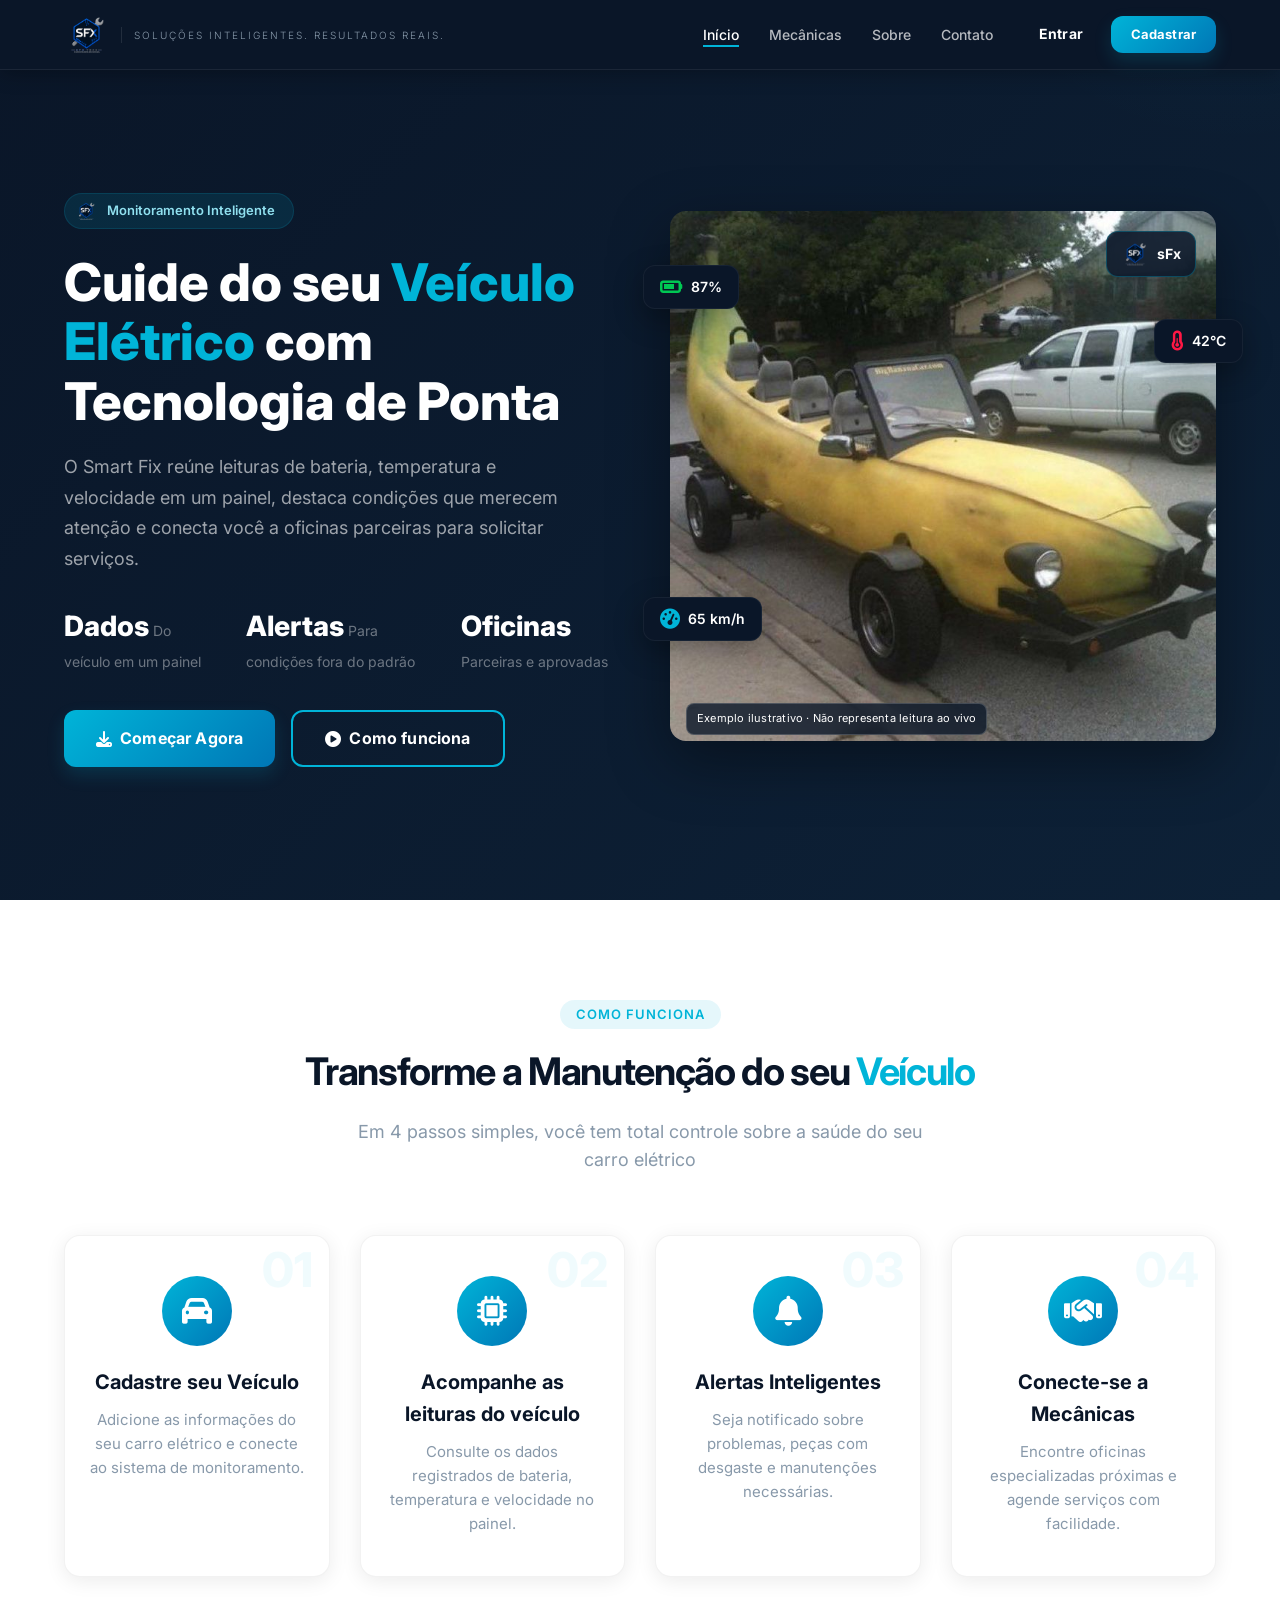
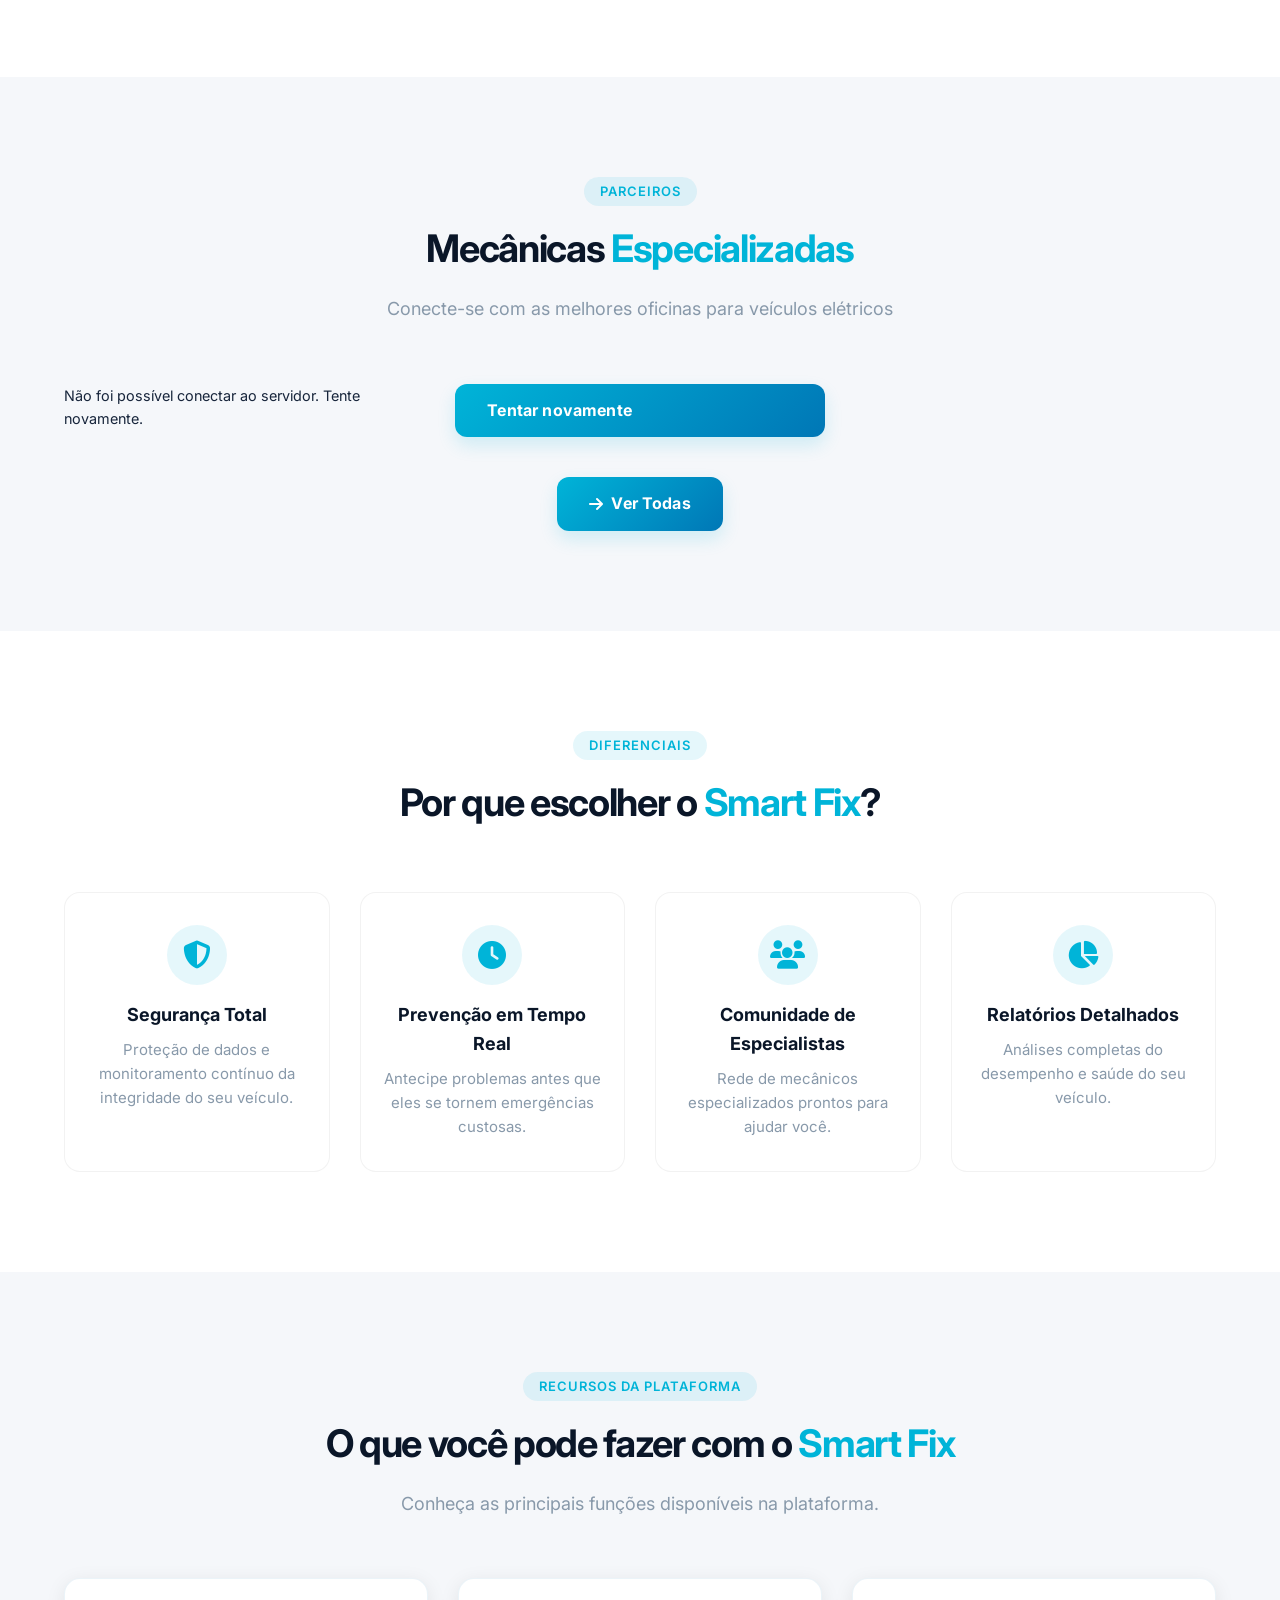
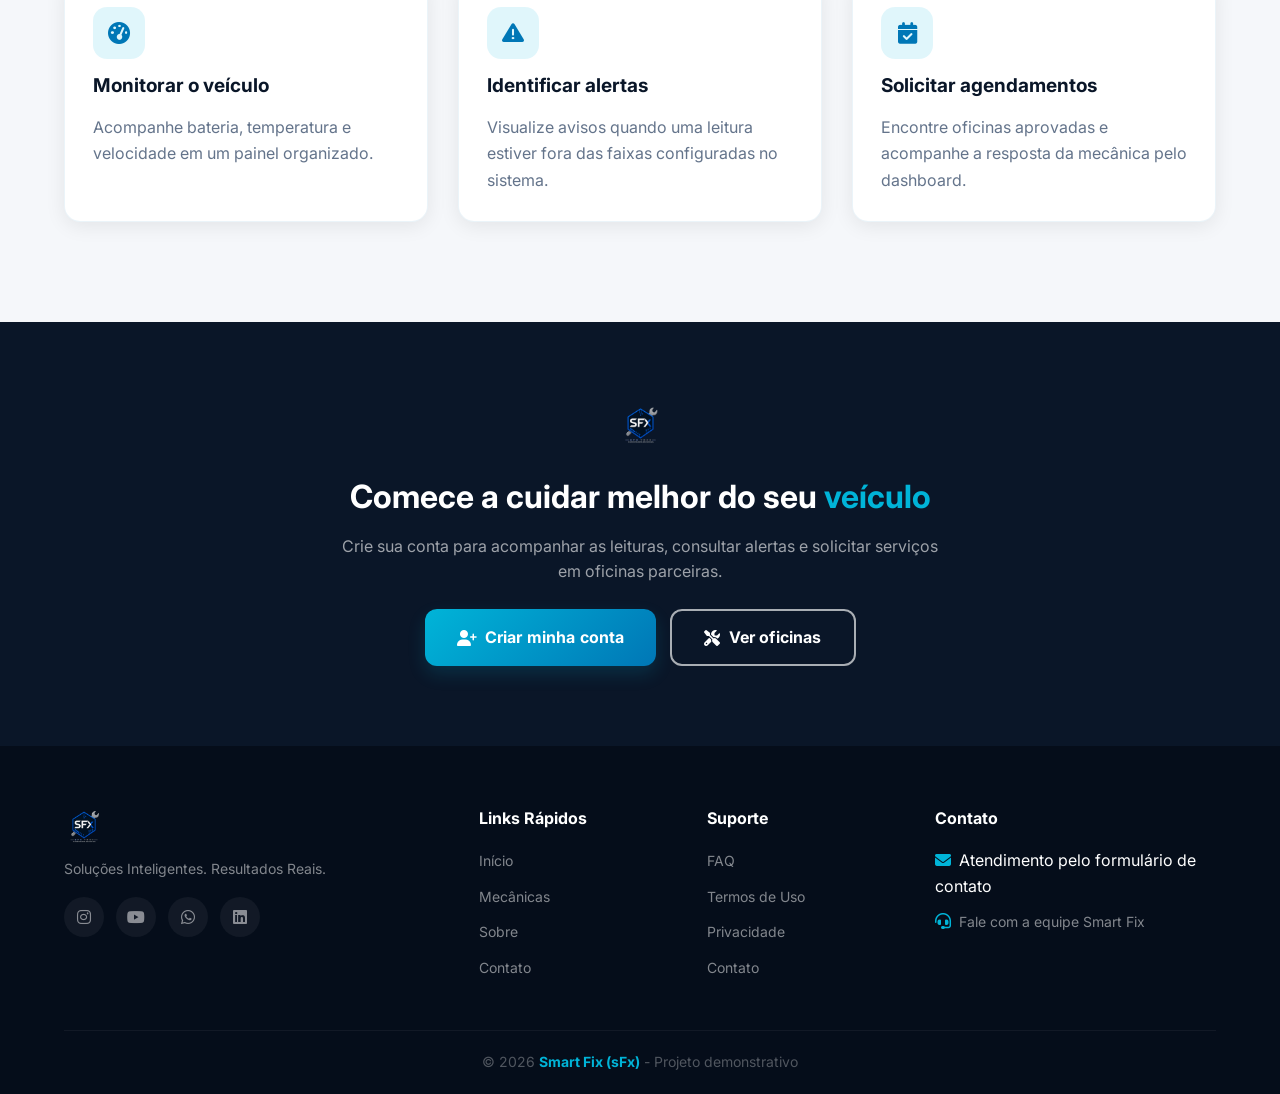
<file: frontend/index.html>
<!DOCTYPE html>
<html lang="pt-BR">
<head>
    <meta charset="UTF-8" />
    <meta name="viewport" content="width=device-width, initial-scale=1.0" />
    <title>Smart Fix (sFx) - Monitoramento para Veículos Elétricos</title>
    <link rel="icon" type="image/jpeg" href="image/logo sFx sem fundo.jpeg" />
    
    <!-- CSS -->
    <link rel="stylesheet" href="css/global.css" />
    <link rel="stylesheet" href="css/index.css" />
    <link rel="stylesheet" href="css/responsivo.css" />
    
    <!-- Font Awesome -->
    <link rel="stylesheet" href="https://cdnjs.cloudflare.com/ajax/libs/font-awesome/6.4.0/css/all.min.css" />
    
    <!-- Google Fonts -->
    <link href="https://fonts.googleapis.com/css2?family=Inter:wght@300;400;500;600;700;800;900&display=swap" rel="stylesheet" />
    <link rel="stylesheet" href="css/sfx-refresh.css" />
</head>
<body>

    <!-- ========== HEADER ========== -->
    <header class="header" id="header">
        <div class="container">
            <a href="index.html" class="logo-link">
                <img src="image/logo sFx sem fundo.jpeg" alt="Smart Fix (sFx)" class="logo-img" />
                <span class="slogan-header">Soluções Inteligentes. Resultados Reais.</span>
            </a>
            <nav class="nav">
                <ul class="nav-links">
                    <li><a href="index.html" class="active">Início</a></li>
                    <li><a href="mecanicas.html">Mecânicas</a></li>
                    <li><a href="sobre.html">Sobre</a></li>
                    <li><a href="contato.html">Contato</a></li>
                </ul>
                <div class="nav-actions">
                    <a href="login.html" class="btn-login">Entrar</a>
                    <a href="cadastro.html" class="btn-primary btn-small">Cadastrar</a>
                </div>
                <button class="menu-toggle" id="menuToggle">
                    <i class="fas fa-bars"></i>
                </button>
            </nav>
        </div>
    </header>

    <!-- ========== HERO ========== -->
    <section id="home" class="hero">
        <div class="container">
            <div class="hero-content">
                <div class="badge">
                    <img src="image/logo sFx sem fundo.jpeg" alt="sFx" />
                    Monitoramento Inteligente
                </div>
                <h1>Cuide do seu <span>Veículo Elétrico</span> com Tecnologia de Ponta</h1>
                <p>O Smart Fix reúne leituras de bateria, temperatura e velocidade em um painel, destaca condições que merecem atenção e conecta você a oficinas parceiras para solicitar serviços.</p>
                <div class="hero-stats" aria-label="Principais recursos">
                    <div class="stat">
                        <span class="number">Dados</span>
                        <span class="label">Do veículo em um painel</span>
                    </div>
                    <div class="stat">
                        <span class="number">Alertas</span>
                        <span class="label">Para condições fora do padrão</span>
                    </div>
                    <div class="stat">
                        <span class="number">Oficinas</span>
                        <span class="label">Parceiras e aprovadas</span>
                    </div>
                </div>
                <div class="hero-buttons">
                    <a href="cadastro.html" class="btn-primary">
                        <i class="fas fa-download"></i> Começar Agora
                    </a>
                    <a href="#como-funciona" class="btn-secondary">
                        <i class="fas fa-play-circle"></i> Como funciona
                    </a>
                </div>
            </div>
            <div class="hero-image">
                <div class="car-container">
                    <div class="car-logo-badge">
                        <img src="image/logo sFx sem fundo.jpeg" alt="sFx" />
                        <span>sFx</span>
                    </div>
                    <span class="demo-caption">Exemplo ilustrativo · Não representa leitura ao vivo</span>
                    
                    <!-- ⚠️ ATENÇÃO: Coloque sua imagem do carro aqui! -->
                    <img src="image/carroeletrico.jpg" alt="Smart Fix" class="car-image" />
                    
                    <div class="floating-elements">
                        <div class="float-icon battery">
                            <i class="fas fa-battery-three-quarters"></i>
                            <span>87%</span>
                        </div>
                        <div class="float-icon temp">
                            <i class="fas fa-thermometer-half"></i>
                            <span>42°C</span>
                        </div>
                        <div class="float-icon speed">
                            <i class="fas fa-tachometer-alt"></i>
                            <span>65 km/h</span>
                        </div>
                    </div>
                </div>
            </div>
        </div>
    </section>

    <!-- ========== COMO FUNCIONA ========== -->
    <section id="como-funciona" class="como-funciona">
        <div class="container">
            <div class="section-header">
                <span class="section-tag">Como Funciona</span>
                <h2>Transforme a Manutenção do seu <span>Veículo</span></h2>
                <p>Em 4 passos simples, você tem total controle sobre a saúde do seu carro elétrico</p>
            </div>
            <div class="steps">
                <div class="step">
                    <div class="step-number">01</div>
                    <div class="step-icon"><i class="fas fa-car"></i></div>
                    <h3>Cadastre seu Veículo</h3>
                    <p>Adicione as informações do seu carro elétrico e conecte ao sistema de monitoramento.</p>
                </div>
                <div class="step">
                    <div class="step-number">02</div>
                    <div class="step-icon"><i class="fas fa-microchip"></i></div>
                    <h3>Acompanhe as leituras do veículo</h3>
                    <p>Consulte os dados registrados de bateria, temperatura e velocidade no painel.</p>
                </div>
                <div class="step">
                    <div class="step-number">03</div>
                    <div class="step-icon"><i class="fas fa-bell"></i></div>
                    <h3>Alertas Inteligentes</h3>
                    <p>Seja notificado sobre problemas, peças com desgaste e manutenções necessárias.</p>
                </div>
                <div class="step">
                    <div class="step-number">04</div>
                    <div class="step-icon"><i class="fas fa-handshake"></i></div>
                    <h3>Conecte-se a Mecânicas</h3>
                    <p>Encontre oficinas especializadas próximas e agende serviços com facilidade.</p>
                </div>
            </div>
        </div>
    </section>

    <!-- ========== MECÂNICAS PARCEIRAS ========== -->
    <section id="mecanicas" class="mecanicas">
        <div class="container">
            <div class="section-header">
                <span class="section-tag">Parceiros</span>
                <h2>Mecânicas <span>Especializadas</span></h2>
                <p>Conecte-se com as melhores oficinas para veículos elétricos</p>
            </div>
            <div class="mecanicas-grid" id="mecanicasGrid">
               
            </div>
            <div class="text-center" style="margin-top: 40px;">
                <a href="mecanicas.html" class="btn-primary">
                    <i class="fas fa-arrow-right"></i> Ver Todas
                </a>
            </div>
        </div>
    </section>

    <!-- ========== DIFERENCIAIS ========== -->
    <section class="diferenciais">
        <div class="container">
            <div class="section-header">
                <span class="section-tag">Diferenciais</span>
                <h2>Por que escolher o <span>Smart Fix</span>?</h2>
            </div>
            <div class="features-grid">
                <div class="feature">
                    <div class="feature-icon"><i class="fas fa-shield-alt"></i></div>
                    <h3>Segurança Total</h3>
                    <p>Proteção de dados e monitoramento contínuo da integridade do seu veículo.</p>
                </div>
                <div class="feature">
                    <div class="feature-icon"><i class="fas fa-clock"></i></div>
                    <h3>Prevenção em Tempo Real</h3>
                    <p>Antecipe problemas antes que eles se tornem emergências custosas.</p>
                </div>
                <div class="feature">
                    <div class="feature-icon"><i class="fas fa-users"></i></div>
                    <h3>Comunidade de Especialistas</h3>
                    <p>Rede de mecânicos especializados prontos para ajudar você.</p>
                </div>
                <div class="feature">
                    <div class="feature-icon"><i class="fas fa-chart-pie"></i></div>
                    <h3>Relatórios Detalhados</h3>
                    <p>Análises completas do desempenho e saúde do seu veículo.</p>
                </div>
            </div>
        </div>
    </section>

    <!-- ========== RECURSOS ========== -->
    <section class="depoimentos" id="recursos">
        <div class="container">
            <div class="section-header">
                <span class="section-tag">Recursos da plataforma</span>
                <h2>O que você pode fazer com o <span>Smart Fix</span></h2>
                <p>Conheça as principais funções disponíveis na plataforma.</p>
            </div>
            <div class="testimonials-grid recursos-grid">
                <article class="testimonial-card recurso-card">
                    <div class="recurso-icone"><i class="fas fa-gauge-high" aria-hidden="true"></i></div>
                    <h3>Monitorar o veículo</h3>
                    <p>Acompanhe bateria, temperatura e velocidade em um painel organizado.</p>
                </article>
                <article class="testimonial-card recurso-card">
                    <div class="recurso-icone"><i class="fas fa-triangle-exclamation" aria-hidden="true"></i></div>
                    <h3>Identificar alertas</h3>
                    <p>Visualize avisos quando uma leitura estiver fora das faixas configuradas no sistema.</p>
                </article>
                <article class="testimonial-card recurso-card">
                    <div class="recurso-icone"><i class="fas fa-calendar-check" aria-hidden="true"></i></div>
                    <h3>Solicitar agendamentos</h3>
                    <p>Encontre oficinas aprovadas e acompanhe a resposta da mecânica pelo dashboard.</p>
                </article>
            </div>
        </div>
    </section>

    <!-- ========== CHAMADA PARA AÇÃO ========== -->
    <section class="newsletter">
        <div class="container">
            <div class="newsletter-content">
                <img src="image/logo sFx sem fundo.jpeg" alt="Smart Fix" class="logo-newsletter" />
                <h2>Comece a cuidar melhor do seu <span>veículo</span></h2>
                <p>Crie sua conta para acompanhar as leituras, consultar alertas e solicitar serviços em oficinas parceiras.</p>
                <div class="newsletter-actions">
                    <a href="cadastro.html" class="btn-primary"><i class="fas fa-user-plus" aria-hidden="true"></i> Criar minha conta</a>
                    <a href="mecanicas.html" class="btn-secondary"><i class="fas fa-tools" aria-hidden="true"></i> Ver oficinas</a>
                </div>
            </div>
        </div>
    </section>

    <!-- ========== FOOTER ========== -->
    <footer class="footer">
        <div class="container">
            <div class="footer-grid">
                <div class="footer-col">
                    <a href="index.html" class="logo-link">
                        <img src="image/logo sFx sem fundo.jpeg" alt="Smart Fix" class="logo-img-footer" />
                    </a>
                    <p>Soluções Inteligentes. Resultados Reais.</p>
                    <div class="social-links">
                        <a href="#"><i class="fab fa-instagram"></i></a>
                        <a href="#"><i class="fab fa-youtube"></i></a>
                        <a href="#"><i class="fab fa-whatsapp"></i></a>
                        <a href="#"><i class="fab fa-linkedin"></i></a>
                    </div>
                </div>
                <div class="footer-col">
                    <h4>Links Rápidos</h4>
                    <ul>
                        <li><a href="index.html">Início</a></li>
                        <li><a href="mecanicas.html">Mecânicas</a></li>
                        <li><a href="sobre.html">Sobre</a></li>
                        <li><a href="contato.html">Contato</a></li>
                    </ul>
                </div>
                <div class="footer-col">
                    <h4>Suporte</h4>
                    <ul>
                        <li><a href="#">FAQ</a></li>
                        <li><a href="#">Termos de Uso</a></li>
                        <li><a href="#">Privacidade</a></li>
                        <li><a href="contato.html">Contato</a></li>
                    </ul>
                </div>
                <div class="footer-col">
                    <h4>Contato</h4>
                    <ul>
                        <li><i class="fas fa-envelope"></i> Atendimento pelo formulário de contato</li>
                        <li><i class="fas fa-headset"></i> <a href="contato.html">Fale com a equipe Smart Fix</a></li>
                    </ul>
                </div>
            </div>
            <div class="footer-bottom">
                <p>&copy; <span id="anoAtual">2026</span> <strong style="color:var(--sfx-primary);">Smart Fix (sFx)</strong> - Projeto demonstrativo</p>
            </div>
        </div>
    </footer>

    <script src="js/config.js"></script>
    <script src="js/sfx-core.js"></script>
    <script src="js/main.js"></script>
</body>
</html>
</file>
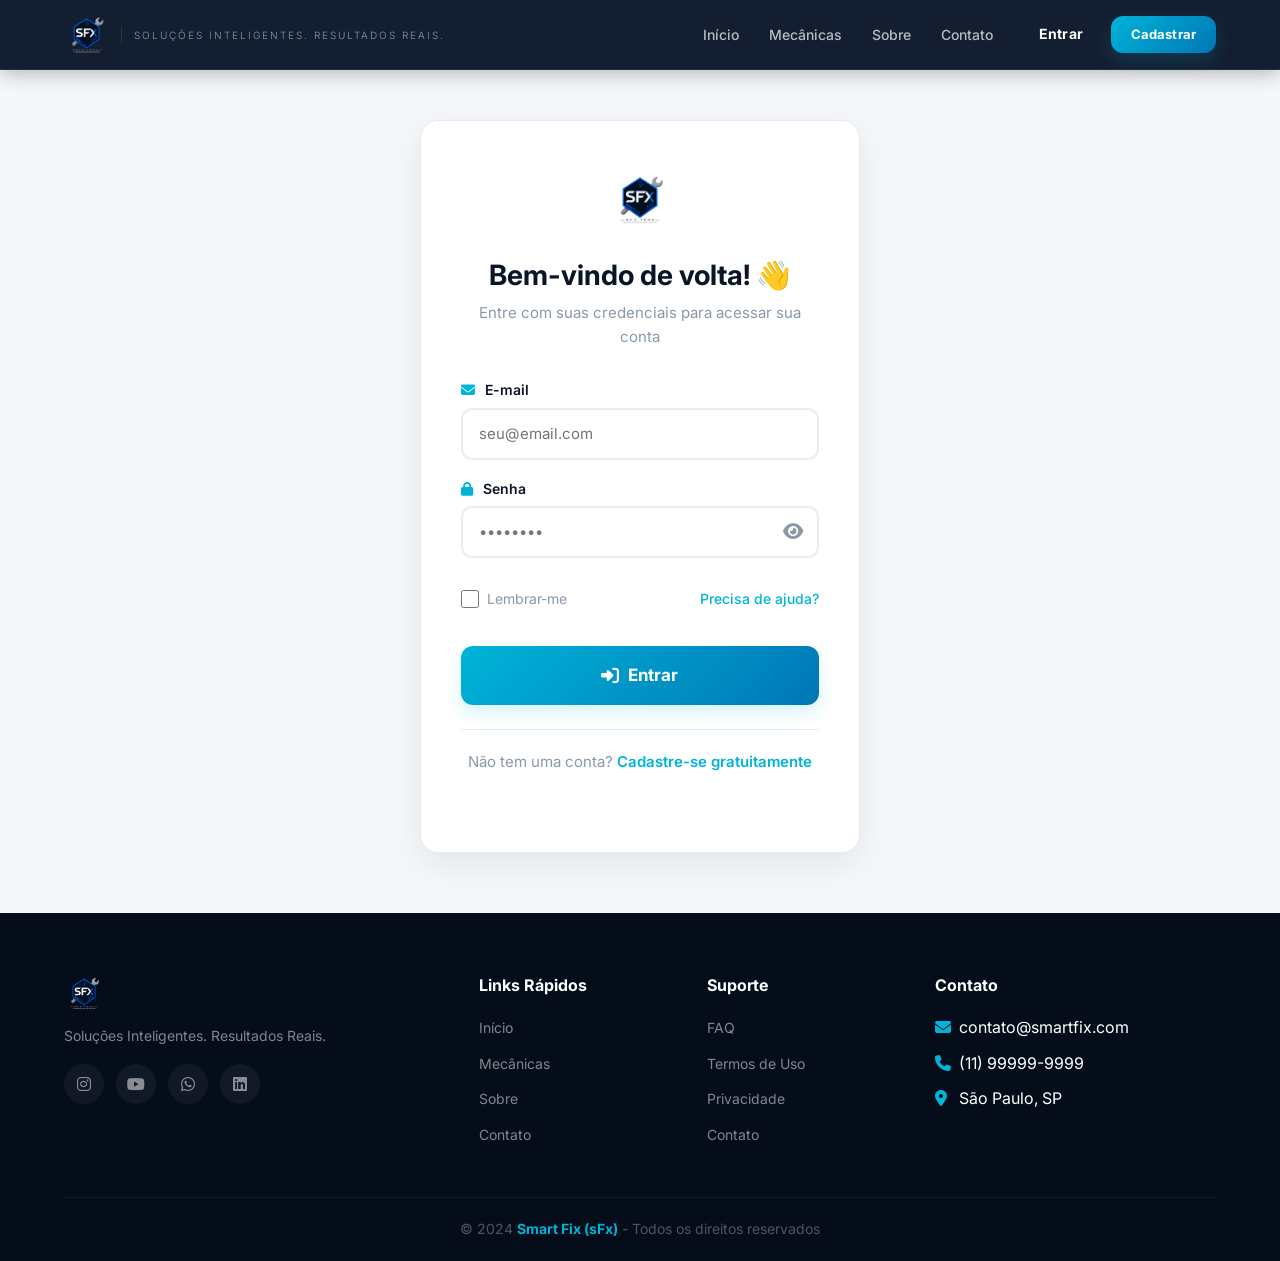
<file: frontend/admin.html>
<!DOCTYPE html>
<html lang="pt-BR">
<head>
    <meta charset="UTF-8"><meta name="viewport" content="width=device-width,initial-scale=1">
    <title>Smart Fix - Administração</title>
    <link rel="icon" href="image/logo sFx sem fundo.jpeg">
    <link rel="stylesheet" href="css/global.css"><link rel="stylesheet" href="css/portal.css">
    <script defer src="js/config.js"></script><script defer src="js/sfx-core.js"></script><script defer src="js/auth-guard.js"></script>
    <link rel="stylesheet" href="css/sfx-refresh.css" />
    <link rel="stylesheet" href="css/responsivo.css">\n</head>
<body>
<main class="portal-page"><div class="container">
    <div class="portal-top"><div><span class="section-tag">Acesso restrito</span><h1>Central de administração</h1><p class="portal-subtitle">Acompanhe os cadastros e gerencie a aprovação das oficinas.</p></div><div class="portal-actions"><a class="btn-primary" href="simulador-admin.html">Abrir simulador do carro</a><button class="btn-primary" type="button" onclick="sfxSair()">Sair</button></div></div>
    <p class="admin-updated">Última atualização: <time id="adminAtualizadoEm">Aguardando dados</time></p>
    <section class="portal-grid admin-metrics">
        <div class="metric-card"><span><i class="fas fa-users"></i> Usuários</span><strong id="totalUsuarios">—</strong></div>
        <div class="metric-card"><span><i class="fas fa-screwdriver-wrench"></i> Oficinas cadastradas</span><strong id="totalMecanicas">—</strong></div>
        <div class="metric-card"><span><i class="fas fa-hourglass-half"></i> Aguardando aprovação</span><strong id="mecanicasPendentes">—</strong></div>
        <div class="metric-card"><span><i class="fas fa-ban"></i> Bloqueadas</span><strong id="mecanicasBloqueadas">—</strong></div>
        <div class="metric-card"><span><i class="fas fa-user-plus"></i> Novos cadastros · 30 dias</span><strong id="cadastrosUltimos30Dias">—</strong></div>
    </section>
    <section class="portal-card"><div class="portal-top"><h2>Mecânicas</h2><select id="filtroStatus"><option value="">Todos os status</option><option value="pendente">Pendentes</option><option value="aprovada">Aprovadas</option><option value="bloqueada">Bloqueadas</option></select></div><div class="table-wrap"><table class="portal-table"><thead><tr><th>Nome</th><th>CNPJ</th><th>Contato</th><th>Status</th><th>Ação</th></tr></thead><tbody id="tabelaMecanicas" aria-live="polite"></tbody></table></div><div class="portal-pagination"><button type="button" class="btn-primary" id="adminMecAnterior" disabled>Anterior</button><span id="adminMecPagina" aria-live="polite">Página 1</span><button type="button" class="btn-primary" id="adminMecProxima" disabled>Próxima</button></div><p id="adminMensagem" class="status-message" role="status" aria-live="polite"></p><button type="button" id="adminRecarregar" class="btn-primary">Atualizar dados</button></section>
    <section class="portal-card"><h2>Usuários</h2><div class="table-wrap"><table class="portal-table"><thead><tr><th>Nome</th><th>E-mail</th><th>Papel</th><th>Cadastro</th></tr></thead><tbody id="tabelaUsuarios" aria-live="polite"></tbody></table></div><div class="portal-pagination"><button type="button" class="btn-primary" id="adminUserAnterior" disabled>Anterior</button><span id="adminUserPagina" aria-live="polite">Página 1</span><button type="button" class="btn-primary" id="adminUserProxima" disabled>Próxima</button></div></section>
</div></main>
<script defer src="js/admin.js"></script>
</body></html>
</file>
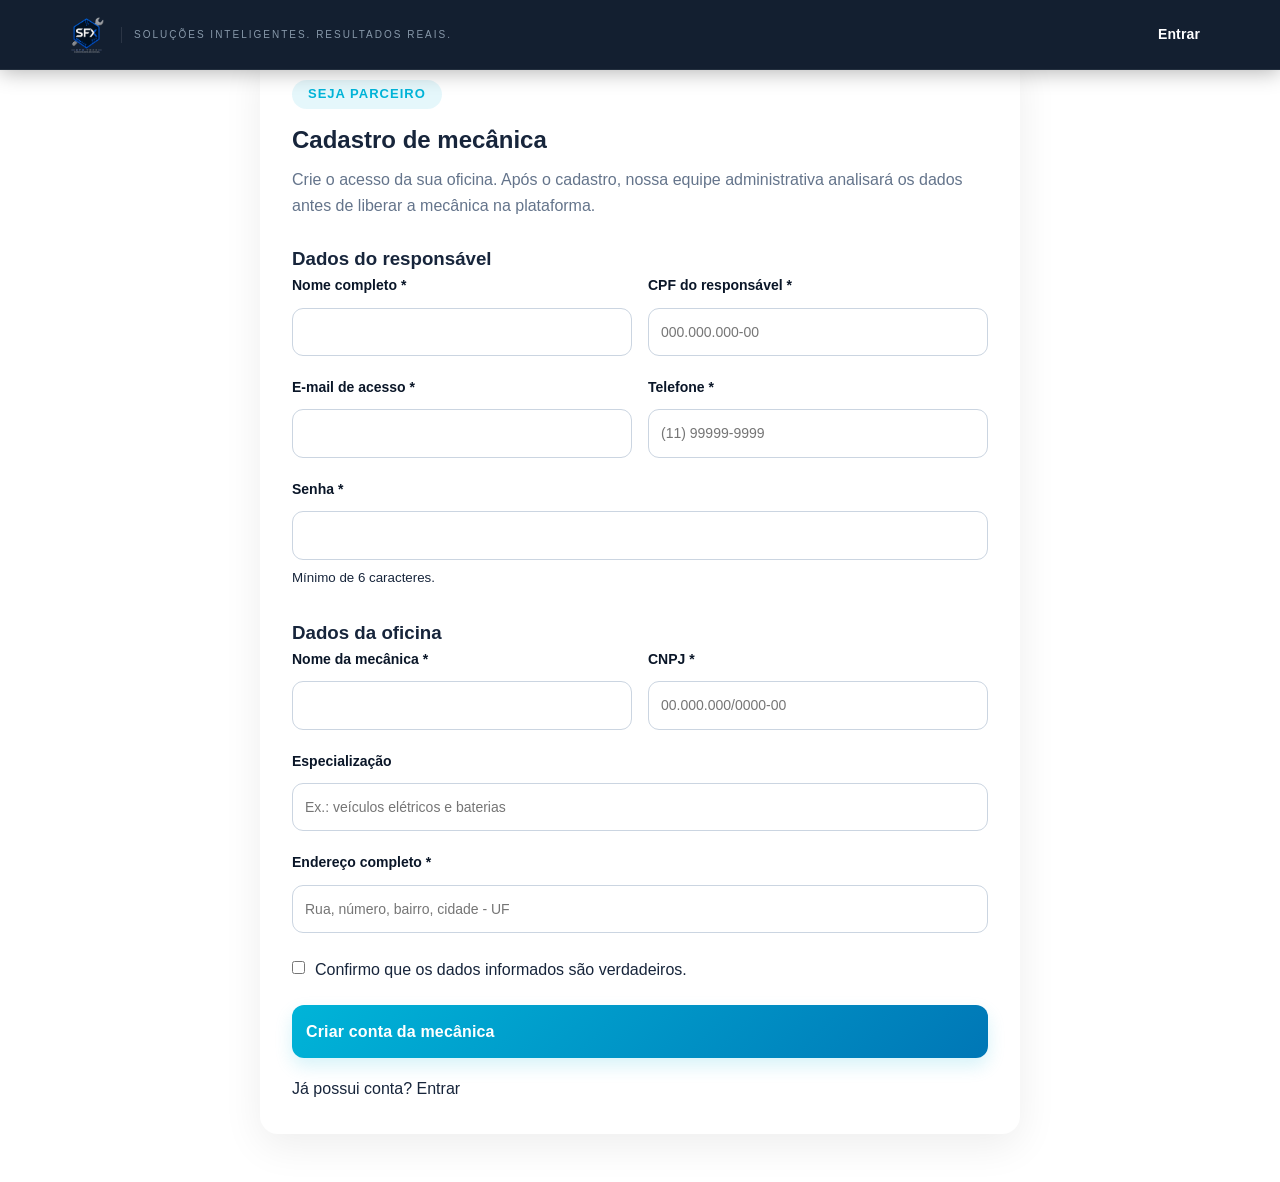
<file: frontend/cadastro-mecanica.html>
<!DOCTYPE html>
<html lang="pt-BR">
<head>
  <meta charset="UTF-8">
  <meta name="viewport" content="width=device-width, initial-scale=1.0">
  <title>Cadastro de Mecânica | Smart Fix</title>
  <link rel="stylesheet" href="css/global.css">
  <link rel="stylesheet" href="css/cadastro.css">
  <link rel="stylesheet" href="css/responsivo.css">
  <link rel="stylesheet" href="https://cdnjs.cloudflare.com/ajax/libs/font-awesome/6.4.0/css/all.min.css">
  <style>
    .mec-register{max-width:760px;margin:48px auto;padding:32px;background:#fff;border-radius:18px;box-shadow:0 12px 40px #00000012}
    .mec-register h1{margin-bottom:8px}.mec-register .intro{color:#64748b;margin-bottom:26px}
    .mec-register .form-grid{display:grid;grid-template-columns:repeat(2,minmax(0,1fr));gap:16px}
    .mec-register .form-group{display:flex;flex-direction:column;gap:7px}
    .mec-register .form-group.full{grid-column:1/-1}
    .mec-register input,.mec-register select{width:100%;padding:12px;border:1px solid #cbd5e1;border-radius:9px}
    .mec-register button{width:100%;margin-top:22px;padding:14px}
    .mec-register .feedback{margin-top:14px;font-weight:600}
    @media(max-width:640px){.mec-register{margin:20px 12px;padding:22px}.mec-register .form-grid{grid-template-columns:1fr}.mec-register .form-group.full{grid-column:auto}}
  </style>
  <link rel="stylesheet" href="css/sfx-refresh.css">
</head>
<body>
  <header class="header"><div class="container">
    <a href="index.html" class="logo-link"><img src="image/logo sFx sem fundo.jpeg" alt="Smart Fix" class="logo-img"><span class="slogan-header">Soluções Inteligentes. Resultados Reais.</span></a>
    <nav class="nav"><div class="nav-actions"><a href="login.html" class="btn-login">Entrar</a></div></nav>
  </div></header>

  <main class="container">
    <section class="mec-register">
      <span class="section-tag">Seja parceiro</span>
      <h1>Cadastro de mecânica</h1>
      <p class="intro">Crie o acesso da sua oficina. Após o cadastro, nossa equipe administrativa analisará os dados antes de liberar a mecânica na plataforma.</p>
      <form id="cadastroMecanicaForm">
        <h3>Dados do responsável</h3>
        <div class="form-grid">
          <div class="form-group"><label for="nomeResponsavel">Nome completo *</label><input id="nomeResponsavel" required maxlength="150"></div>
          <div class="form-group"><label for="cpf">CPF do responsável *</label><input id="cpf" required inputmode="numeric" maxlength="14" placeholder="000.000.000-00"></div>
          <div class="form-group"><label for="email">E-mail de acesso *</label><input id="email" type="email" required maxlength="180"></div>
          <div class="form-group"><label for="telefone">Telefone *</label><input id="telefone" required maxlength="30" placeholder="(11) 99999-9999"></div>
          <div class="form-group full"><label for="senha">Senha *</label><input id="senha" type="password" minlength="6" required><small>Mínimo de 6 caracteres.</small></div>
        </div>
        <h3 style="margin-top:26px">Dados da oficina</h3>
        <div class="form-grid">
          <div class="form-group"><label for="nomeMecanica">Nome da mecânica *</label><input id="nomeMecanica" required maxlength="180"></div>
          <div class="form-group"><label for="cnpj">CNPJ *</label><input id="cnpj" required inputmode="numeric" maxlength="18" placeholder="00.000.000/0000-00"></div>
          <div class="form-group full"><label for="especializacao">Especialização</label><input id="especializacao" maxlength="180" placeholder="Ex.: veículos elétricos e baterias"></div>
          <div class="form-group full"><label for="endereco">Endereço completo *</label><input id="endereco" required maxlength="500" placeholder="Rua, número, bairro, cidade - UF"></div>
        </div>
        <label style="display:flex;gap:10px;align-items:flex-start;margin-top:20px"><input type="checkbox" required style="width:auto;margin-top:4px"> Confirmo que os dados informados são verdadeiros.</label>
        <button type="submit" class="btn-primary" id="btnCadastroMecanica">Criar conta da mecânica</button>
        <p id="cadastroMecanicaFeedback" class="feedback" role="status" aria-live="polite"></p>
      </form>
      <p style="margin-top:18px">Já possui conta? <a href="login.html">Entrar</a></p>
    </section>
  </main>
  <script src="js/config.js"></script>
    <script src="js/sfx-core.js"></script>
  <script src="js/cadastro-mecanica.js"></script>
</body>
</html>
</file>
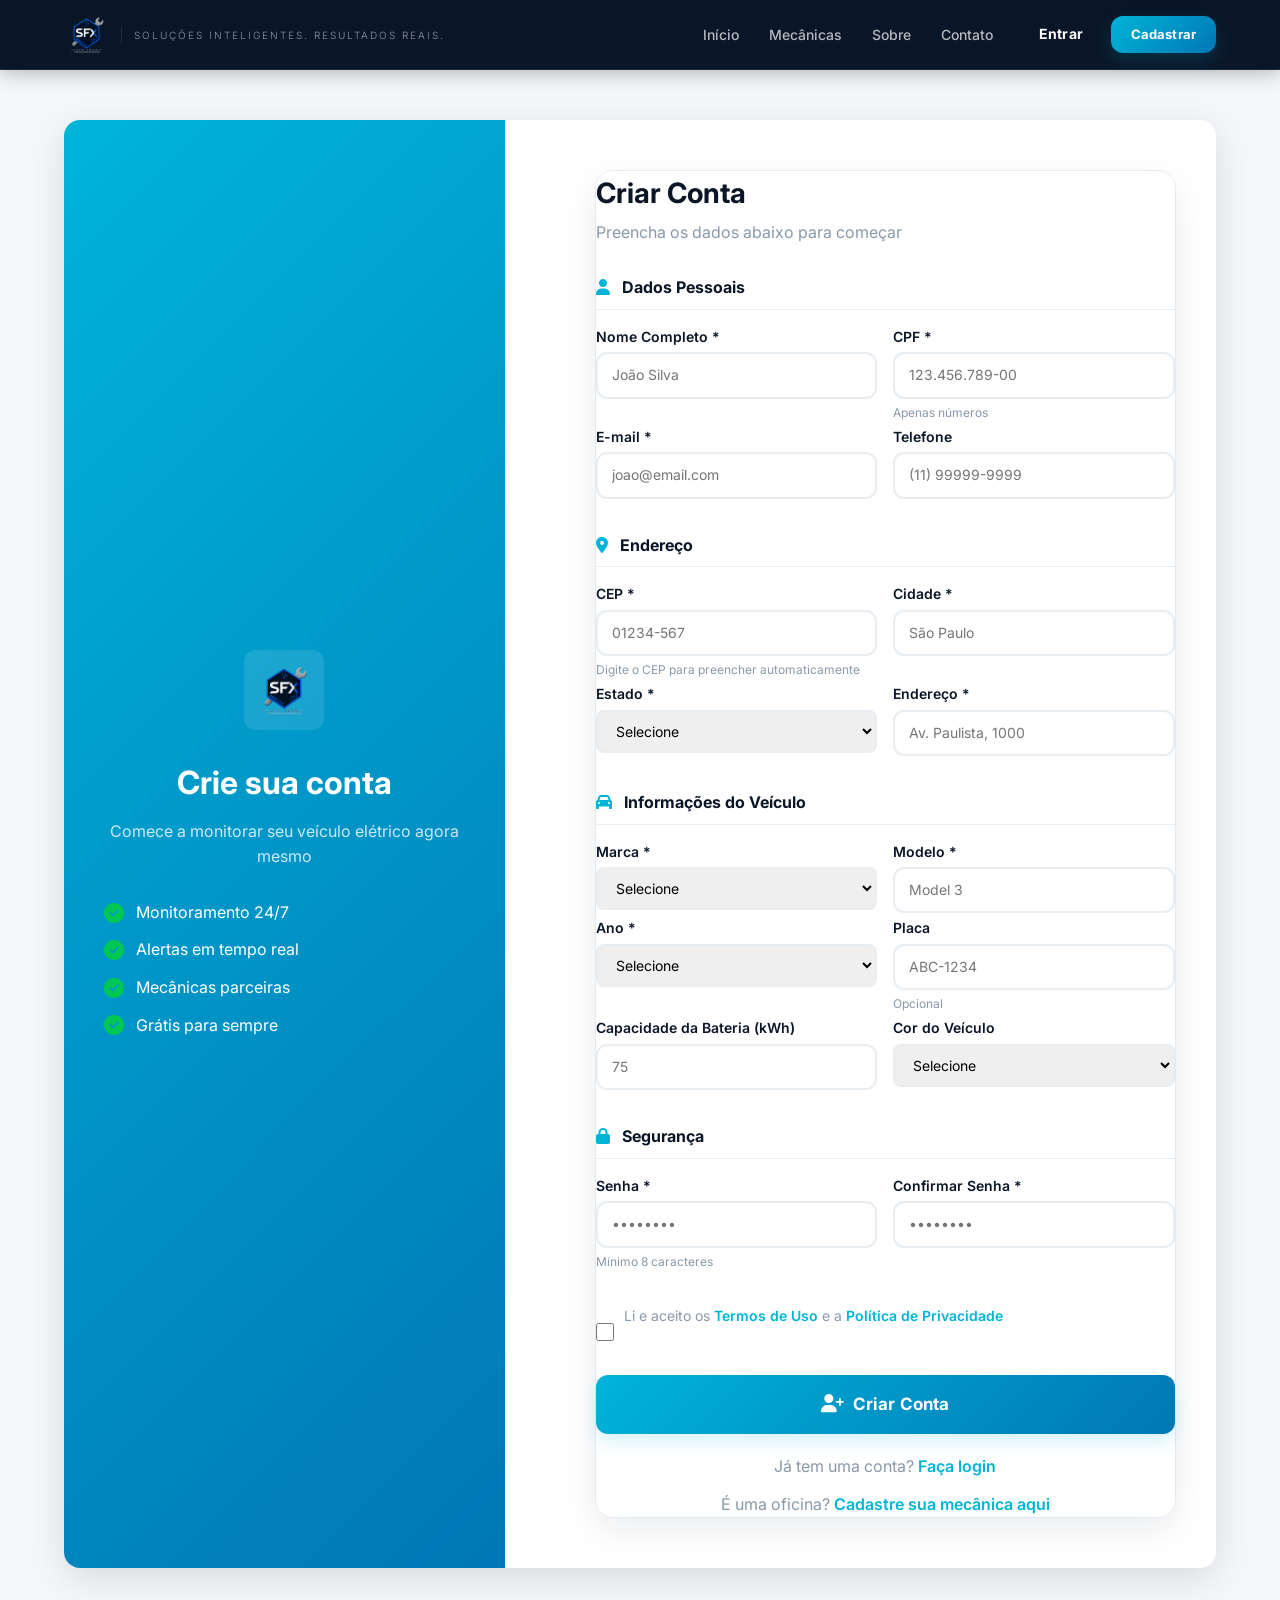
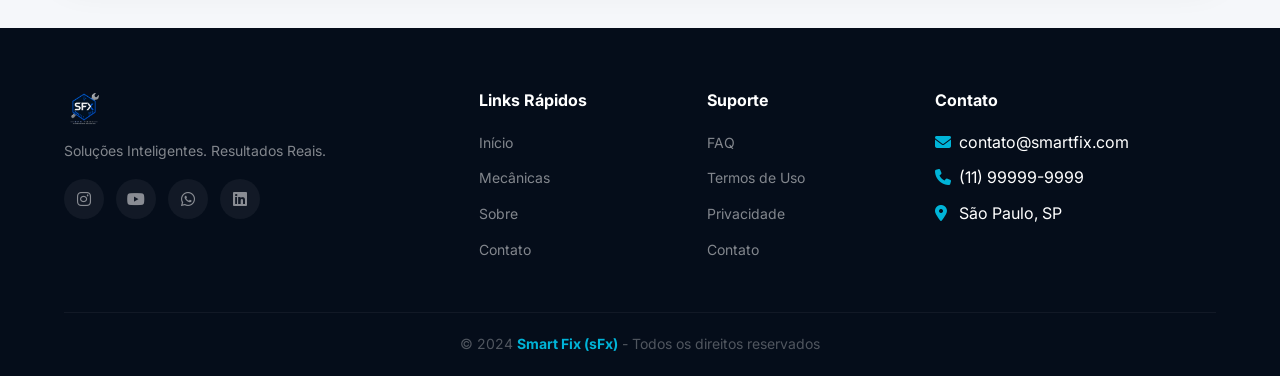
<file: frontend/cadastro.html>
<!DOCTYPE html>
<html lang="pt-BR">
<head>
    <meta charset="UTF-8" />
    <meta name="viewport" content="width=device-width, initial-scale=1.0" />
    <title>Smart Fix (sFx) - Cadastro</title>
    <link rel="icon" type="image/jpeg" href="image/logo sFx sem fundo.jpeg" />
    <link rel="stylesheet" href="css/global.css" />
    <link rel="stylesheet" href="css/cadastro.css" />
    <link rel="stylesheet" href="css/responsivo.css" />
    <link rel="stylesheet" href="https://cdnjs.cloudflare.com/ajax/libs/font-awesome/6.4.0/css/all.min.css" />
    <link href="https://fonts.googleapis.com/css2?family=Inter:wght@300;400;500;600;700;800;900&display=swap" rel="stylesheet" />
    <link rel="stylesheet" href="css/sfx-refresh.css" />
</head>
<body>

    <!-- ========== HEADER ========== -->
    <header class="header" id="header">
        <div class="container">
            <a href="index.html" class="logo-link">
                <img src="image/logo sFx sem fundo.jpeg" alt="Smart Fix (sFx)" class="logo-img" />
                <span class="slogan-header">Soluções Inteligentes. Resultados Reais.</span>
            </a>
            <nav class="nav">
                <ul class="nav-links">
                    <li><a href="index.html">Início</a></li>
                    <li><a href="mecanicas.html">Mecânicas</a></li>
                    <li><a href="sobre.html">Sobre</a></li>
                    <li><a href="contato.html">Contato</a></li>
                </ul>
                <div class="nav-actions">
                    <a href="login.html" class="btn-login">Entrar</a>
                    <a href="cadastro.html" class="btn-primary btn-small active">Cadastrar</a>
                </div>
                <button class="menu-toggle" id="menuToggle">
                    <i class="fas fa-bars"></i>
                </button>
            </nav>
        </div>
    </header>

    <!-- ========== CADASTRO ========== -->
    <section class="pagina-cadastro">
        <div class="container">
            <div class="cadastro-wrapper">
                <!-- Lado Esquerdo - Banner -->
                <div class="cadastro-left">
                    <div class="cadastro-banner">
                        <img src="image/logo sFx sem fundo.jpeg" alt="Smart Fix" class="banner-logo" />
                        <h1>Crie sua conta</h1>
                        <p>Comece a monitorar seu veículo elétrico agora mesmo</p>
                        <div class="beneficios">
                            <div class="beneficio">
                                <i class="fas fa-check-circle"></i>
                                <span>Monitoramento 24/7</span>
                            </div>
                            <div class="beneficio">
                                <i class="fas fa-check-circle"></i>
                                <span>Alertas em tempo real</span>
                            </div>
                            <div class="beneficio">
                                <i class="fas fa-check-circle"></i>
                                <span>Mecânicas parceiras</span>
                            </div>
                            <div class="beneficio">
                                <i class="fas fa-check-circle"></i>
                                <span>Grátis para sempre</span>
                            </div>
                        </div>
                    </div>
                </div>

                <!-- Lado Direito - Formulário -->
                <div class="cadastro-right">
                    <div class="cadastro-form-wrapper">
                        <h2>Criar Conta</h2>
                        <p class="subtitulo">Preencha os dados abaixo para começar</p>

                        <form id="cadastroForm" class="cadastro-form">
                            <!-- Dados Pessoais -->
                            <div class="form-section">
                                <h3><i class="fas fa-user"></i> Dados Pessoais</h3>
                                
                                <div class="form-row">
                                    <div class="form-group">
                                        <label for="nome">Nome Completo *</label>
                                        <input type="text" id="nome" placeholder="João Silva" required />
                                    </div>
                                    <div class="form-group">
                                        <label for="cpf">CPF *</label>
                                        <input type="text" id="cpf" placeholder="123.456.789-00" required />
                                        <span class="campo-ajuda">Apenas números</span>
                                    </div>
                                </div>

                                <div class="form-row">
                                    <div class="form-group">
                                        <label for="email">E-mail *</label>
                                        <input type="email" id="email" placeholder="joao@email.com" required />
                                    </div>
                                    <div class="form-group">
                                        <label for="telefone">Telefone</label>
                                        <input type="tel" id="telefone" placeholder="(11) 99999-9999" />
                                    </div>
                                </div>
                            </div>

                            <!-- Endereço -->
                            <div class="form-section">
                                <h3><i class="fas fa-map-marker-alt"></i> Endereço</h3>
                                
                                <div class="form-row">
                                    <div class="form-group">
                                        <label for="cep">CEP *</label>
                                        <input type="text" id="cep" placeholder="01234-567" required />
                                        <span class="campo-ajuda">Digite o CEP para preencher automaticamente</span>
                                    </div>
                                    <div class="form-group">
                                        <label for="cidade">Cidade *</label>
                                        <input type="text" id="cidade" placeholder="São Paulo" required />
                                    </div>
                                </div>

                                <div class="form-row">
                                    <div class="form-group">
                                        <label for="estado">Estado *</label>
                                        <select id="estado" required>
                                            <option value="">Selecione</option>
                                            <option value="SP">São Paulo</option>
                                            <option value="RJ">Rio de Janeiro</option>
                                            <option value="MG">Minas Gerais</option>
                                            <option value="RS">Rio Grande do Sul</option>
                                            <option value="PR">Paraná</option>
                                            <option value="SC">Santa Catarina</option>
                                            <option value="BA">Bahia</option>
                                            <option value="PE">Pernambuco</option>
                                            <option value="CE">Ceará</option>
                                            <option value="DF">Distrito Federal</option>
                                        </select>
                                    </div>
                                    <div class="form-group">
                                        <label for="endereco">Endereço *</label>
                                        <input type="text" id="endereco" placeholder="Av. Paulista, 1000" required />
                                    </div>
                                </div>
                            </div>

                            <!-- Informações do Veículo -->
                            <div class="form-section">
                                <h3><i class="fas fa-car"></i> Informações do Veículo</h3>
                                
                                <div class="form-row">
                                    <div class="form-group">
                                        <label for="marca">Marca *</label>
                                        <select id="marca" required>
                                            <option value="">Selecione</option>
                                            <option value="Tesla">Tesla</option>
                                            <option value="BYD">BYD</option>
                                            <option value="Volvo">Volvo</option>
                                            <option value="BMW">BMW</option>
                                            <option value="Mercedes">Mercedes</option>
                                            <option value="Audi">Audi</option>
                                            <option value="Porsche">Porsche</option>
                                            <option value="Renault">Renault</option>
                                            <option value="Nissan">Nissan</option>
                                            <option value="Chevrolet">Chevrolet</option>
                                            <option value="Outro">Outro</option>
                                        </select>
                                    </div>
                                    <div class="form-group">
                                        <label for="modelo">Modelo *</label>
                                        <input type="text" id="modelo" placeholder="Model 3" required />
                                    </div>
                                </div>

                                <div class="form-row">
                                    <div class="form-group">
                                        <label for="ano">Ano *</label>
                                        <select id="ano" required>
                                            <option value="">Selecione</option>
                                            <option value="2024">2024</option>
                                            <option value="2023">2023</option>
                                            <option value="2022">2022</option>
                                            <option value="2021">2021</option>
                                            <option value="2020">2020</option>
                                            <option value="2019">2019</option>
                                            <option value="2018">2018</option>
                                            <option value="2017">2017</option>
                                            <option value="2016">2016</option>
                                            <option value="2015">2015</option>
                                        </select>
                                    </div>
                                    <div class="form-group">
                                        <label for="placa">Placa</label>
                                        <input type="text" id="placa" placeholder="ABC-1234" />
                                        <span class="campo-ajuda">Opcional</span>
                                    </div>
                                </div>

                                <div class="form-row">
                                    <div class="form-group">
                                        <label for="bateria">Capacidade da Bateria (kWh)</label>
                                        <input type="number" id="bateria" placeholder="75" step="0.5" />
                                    </div>
                                    <div class="form-group">
                                        <label for="cor">Cor do Veículo</label>
                                        <select id="cor">
                                            <option value="">Selecione</option>
                                            <option value="Branco">Branco</option>
                                            <option value="Preto">Preto</option>
                                            <option value="Prata">Prata</option>
                                            <option value="Azul">Azul</option>
                                            <option value="Vermelho">Vermelho</option>
                                            <option value="Verde">Verde</option>
                                            <option value="Amarelo">Amarelo</option>
                                            <option value="Laranja">Laranja</option>
                                            <option value="Roxo">Roxo</option>
                                            <option value="Cinza">Cinza</option>
                                        </select>
                                    </div>
                                </div>
                            </div>

                            <!-- Segurança -->
                            <div class="form-section">
                                <h3><i class="fas fa-lock"></i> Segurança</h3>
                                
                                <div class="form-row">
                                    <div class="form-group">
                                        <label for="senha">Senha *</label>
                                        <input type="password" id="senha" placeholder="••••••••" required />
                                        <span class="campo-ajuda">Mínimo 8 caracteres</span>
                                    </div>
                                    <div class="form-group">
                                        <label for="confirmar-senha">Confirmar Senha *</label>
                                        <input type="password" id="confirmar-senha" placeholder="••••••••" required />
                                    </div>
                                </div>
                            </div>

                            <!-- Termos -->
                            <div class="form-termos">
                                <label class="checkbox">
                                    <input type="checkbox" required />
                                    <span>Li e aceito os <a href="termos.html">Termos de Uso</a> e a <a href="privacidade.html">Política de Privacidade</a></span>
                                </label>
                            </div>

                            <div id="cadastroError" class="form-erro-geral" style="display:none; color:#e11d48; margin-bottom:1rem;">
                                <span id="cadastroErrorMessage"></span>
                            </div>

                            <button type="submit" class="btn-primary btn-cadastrar" id="btnCadastroSubmit">
                                <i class="fas fa-user-plus"></i> Criar Conta
                            </button>

                            <div class="cadastro-footer">
                                <p>Já tem uma conta? <a href="login.html">Faça login</a></p>
                                <p style="margin-top:12px;">É uma oficina? <a href="cadastro-mecanica.html">Cadastre sua mecânica aqui</a></p>
                            </div>
                        </form>
                    </div>
                </div>
            </div>
        </div>
    </section>

    <!-- ========== FOOTER ========== -->
    <footer class="footer">
        <div class="container">
            <div class="footer-grid">
                <div class="footer-col">
                    <a href="index.html" class="logo-link">
                        <img src="image/logo sFx sem fundo.jpeg" alt="Smart Fix" class="logo-img-footer" />
                    </a>
                    <p>Soluções Inteligentes. Resultados Reais.</p>
                    <div class="social-links">
                        <a href="#"><i class="fab fa-instagram"></i></a>
                        <a href="#"><i class="fab fa-youtube"></i></a>
                        <a href="#"><i class="fab fa-whatsapp"></i></a>
                        <a href="#"><i class="fab fa-linkedin"></i></a>
                    </div>
                </div>
                <div class="footer-col">
                    <h4>Links Rápidos</h4>
                    <ul>
                        <li><a href="index.html">Início</a></li>
                        <li><a href="mecanicas.html">Mecânicas</a></li>
                        <li><a href="sobre.html">Sobre</a></li>
                        <li><a href="contato.html">Contato</a></li>
                    </ul>
                </div>
                <div class="footer-col">
                    <h4>Suporte</h4>
                    <ul>
                        <li><a href="#">FAQ</a></li>
                        <li><a href="#">Termos de Uso</a></li>
                        <li><a href="#">Privacidade</a></li>
                        <li><a href="contato.html">Contato</a></li>
                    </ul>
                </div>
                <div class="footer-col">
                    <h4>Contato</h4>
                    <ul>
                        <li><i class="fas fa-envelope"></i> contato@smartfix.com</li>
                        <li><i class="fas fa-phone"></i> (11) 99999-9999</li>
                        <li><i class="fas fa-map-marker-alt"></i> São Paulo, SP</li>
                    </ul>
                </div>
            </div>
            <div class="footer-bottom">
                <p>&copy; 2024 <strong style="color:var(--sfx-primary);">Smart Fix (sFx)</strong> - Todos os direitos reservados</p>
            </div>
        </div>
    </footer>

    <script src="js/config.js"></script>
    <script src="js/sfx-core.js"></script>
    <script src="js/main.js"></script>
    <script src="js/cadastro.js"></script>
</body>
</html>
</file>
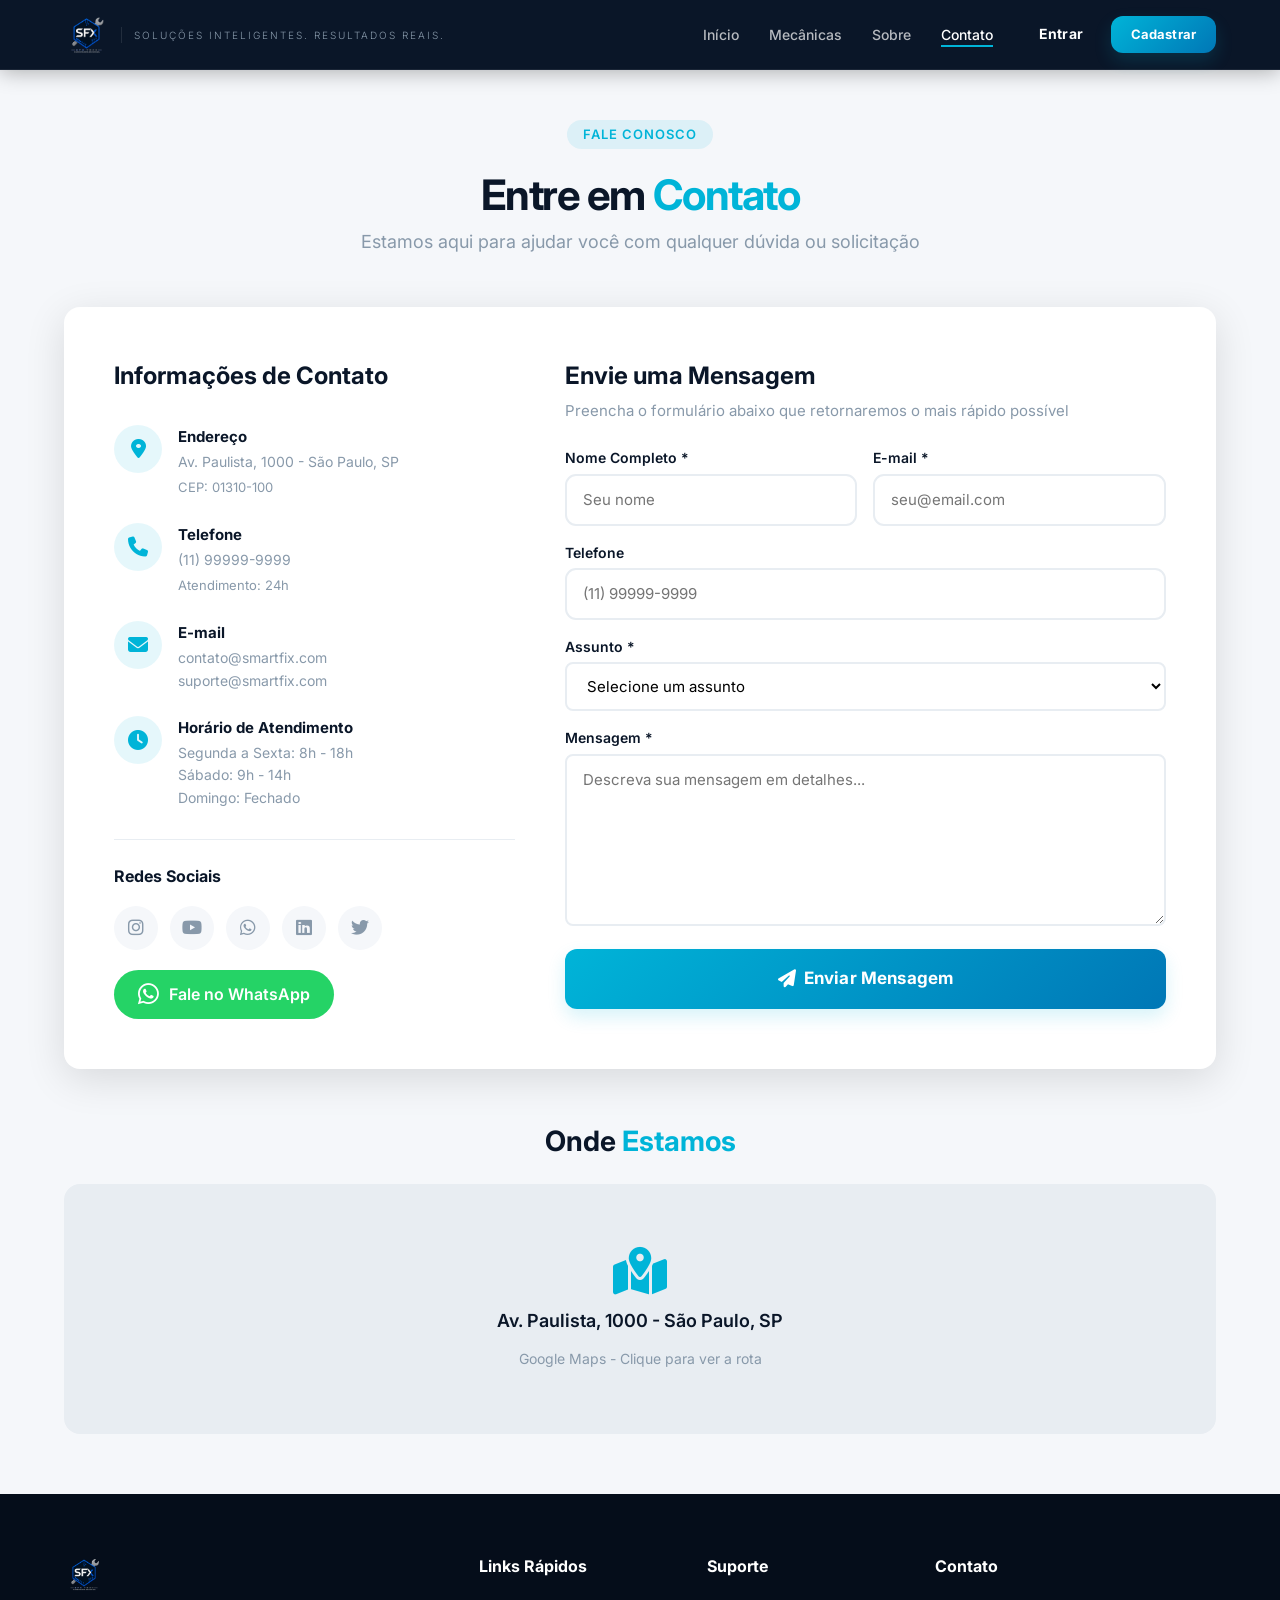
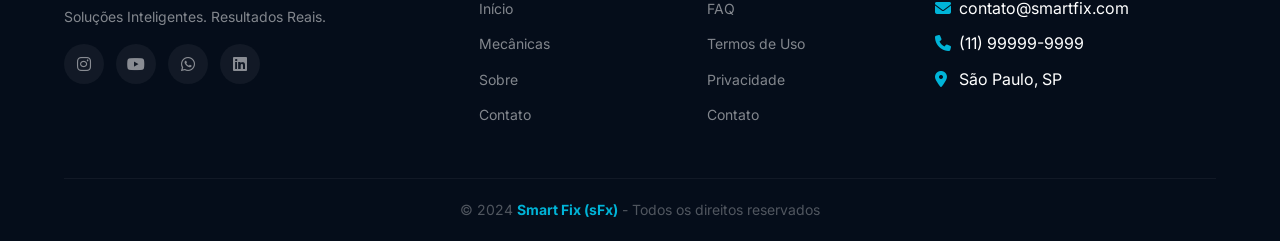
<file: frontend/contato.html>
<!DOCTYPE html>
<html lang="pt-BR">
<head>
    <meta charset="UTF-8" />
    <meta name="viewport" content="width=device-width, initial-scale=1.0" />
    <title>Smart Fix (sFx) - Contato</title>
    <link rel="icon" type="image/jpeg" href="image/logo sFx sem fundo.jpeg" />
    <link rel="stylesheet" href="css/global.css" />
    <link rel="stylesheet" href="css/contato.css" />
    <link rel="stylesheet" href="css/responsivo.css" />
    <link rel="stylesheet" href="https://cdnjs.cloudflare.com/ajax/libs/font-awesome/6.4.0/css/all.min.css" />
    <link href="https://fonts.googleapis.com/css2?family=Inter:wght@300;400;500;600;700;800;900&display=swap" rel="stylesheet" />
    <link rel="stylesheet" href="css/sfx-refresh.css" />
</head>
<body>

    <!-- ========== HEADER ========== -->
    <header class="header" id="header">
        <div class="container">
            <a href="index.html" class="logo-link">
                <img src="image/logo sFx sem fundo.jpeg" alt="Smart Fix (sFx)" class="logo-img" />
                <span class="slogan-header">Soluções Inteligentes. Resultados Reais.</span>
            </a>
            <nav class="nav">
                <ul class="nav-links">
                    <li><a href="index.html">Início</a></li>
                    <li><a href="mecanicas.html">Mecânicas</a></li>
                    <li><a href="sobre.html">Sobre</a></li>
                    <li><a href="contato.html" class="active">Contato</a></li>
                </ul>
                <div class="nav-actions">
                    <a href="login.html" class="btn-login">Entrar</a>
                    <a href="cadastro.html" class="btn-primary btn-small">Cadastrar</a>
                </div>
                <button class="menu-toggle" id="menuToggle">
                    <i class="fas fa-bars"></i>
                </button>
            </nav>
        </div>
    </header>

    <!-- ========== CONTATO ========== -->
    <section class="pagina-contato">
        <div class="container">
            <div class="page-header">
                <span class="section-tag">Fale Conosco</span>
                <h1>Entre em <span>Contato</span></h1>
                <p>Estamos aqui para ajudar você com qualquer dúvida ou solicitação</p>
            </div>

            <div class="contato-wrapper">
                <!-- Informações de Contato -->
                <div class="contato-info">
                    <h2>Informações de Contato</h2>
                    
                    <div class="info-item">
                        <div class="info-icon">
                            <i class="fas fa-map-marker-alt"></i>
                        </div>
                        <div>
                            <h4>Endereço</h4>
                            <p>Av. Paulista, 1000 - São Paulo, SP</p>
                            <span>CEP: 01310-100</span>
                        </div>
                    </div>

                    <div class="info-item">
                        <div class="info-icon">
                            <i class="fas fa-phone"></i>
                        </div>
                        <div>
                            <h4>Telefone</h4>
                            <p>(11) 99999-9999</p>
                            <span>Atendimento: 24h</span>
                        </div>
                    </div>

                    <div class="info-item">
                        <div class="info-icon">
                            <i class="fas fa-envelope"></i>
                        </div>
                        <div>
                            <h4>E-mail</h4>
                            <p>contato@smartfix.com</p>
                            <p>suporte@smartfix.com</p>
                        </div>
                    </div>

                    <div class="info-item">
                        <div class="info-icon">
                            <i class="fas fa-clock"></i>
                        </div>
                        <div>
                            <h4>Horário de Atendimento</h4>
                            <p>Segunda a Sexta: 8h - 18h</p>
                            <p>Sábado: 9h - 14h</p>
                            <p>Domingo: Fechado</p>
                        </div>
                    </div>

                    <div class="redes-sociais-contato">
                        <h4>Redes Sociais</h4>
                        <div class="social-links">
                            <a href="#"><i class="fab fa-instagram"></i></a>
                            <a href="#"><i class="fab fa-youtube"></i></a>
                            <a href="#"><i class="fab fa-whatsapp"></i></a>
                            <a href="#"><i class="fab fa-linkedin"></i></a>
                            <a href="#"><i class="fab fa-twitter"></i></a>
                        </div>
                    </div>

                    <!-- WhatsApp Flutuante -->
                    <a href="#" class="whatsapp-float">
                        <i class="fab fa-whatsapp"></i>
                        <span>Fale no WhatsApp</span>
                    </a>
                </div>

                <!-- Formulário -->
                <div class="contato-form-wrapper">
                    <h2>Envie uma Mensagem</h2>
                    <p class="form-subtitulo">Preencha o formulário abaixo que retornaremos o mais rápido possível</p>

                    <form id="contatoForm" class="contato-form">
                        <div class="form-row">
                            <div class="form-group">
                                <label for="contatoNome">Nome Completo *</label>
                                <input type="text" id="contatoNome" placeholder="Seu nome" required />
                            </div>
                            <div class="form-group">
                                <label for="contatoEmail">E-mail *</label>
                                <input type="email" id="contatoEmail" placeholder="seu@email.com" required />
                            </div>
                        </div>

                        <div class="form-group">
                            <label for="contatoTelefone">Telefone</label>
                            <input type="tel" id="contatoTelefone" placeholder="(11) 99999-9999" />
                        </div>

                        <div class="form-group">
                            <label for="contatoAssunto">Assunto *</label>
                            <select id="contatoAssunto" required>
                                <option value="">Selecione um assunto</option>
                                <option value="Dúvida">Dúvida sobre o serviço</option>
                                <option value="Problema">Problema técnico</option>
                                <option value="Sugestão">Sugestão</option>
                                <option value="Parceria">Parceria</option>
                                <option value="Outro">Outro</option>
                            </select>
                        </div>

                        <div class="form-group">
                            <label for="contatoMensagem">Mensagem *</label>
                            <textarea id="contatoMensagem" rows="6" placeholder="Descreva sua mensagem em detalhes..." required></textarea>
                        </div>

                        <div id="contatoFeedback" style="display:none; margin-bottom:1rem;"></div>

                        <button type="submit" class="btn-primary btn-enviar" id="btnContatoSubmit">
                            <i class="fas fa-paper-plane"></i> Enviar Mensagem
                        </button>
                    </form>
                </div>
            </div>

            <!-- Mapa -->
            <div class="mapa-container">
                <h2>Onde <span>Estamos</span></h2>
                <div class="mapa-placeholder">
                    <i class="fas fa-map-marked-alt"></i>
                    <p>Av. Paulista, 1000 - São Paulo, SP</p>
                    <span>Google Maps - Clique para ver a rota</span>
                </div>
            </div>
        </div>
    </section>

    <!-- ========== FOOTER ========== -->
    <footer class="footer">
        <div class="container">
            <div class="footer-grid">
                <div class="footer-col">
                    <a href="index.html" class="logo-link">
                        <img src="image/logo sFx sem fundo.jpeg" alt="Smart Fix" class="logo-img-footer" />
                    </a>
                    <p>Soluções Inteligentes. Resultados Reais.</p>
                    <div class="social-links">
                        <a href="#"><i class="fab fa-instagram"></i></a>
                        <a href="#"><i class="fab fa-youtube"></i></a>
                        <a href="#"><i class="fab fa-whatsapp"></i></a>
                        <a href="#"><i class="fab fa-linkedin"></i></a>
                    </div>
                </div>
                <div class="footer-col">
                    <h4>Links Rápidos</h4>
                    <ul>
                        <li><a href="index.html">Início</a></li>
                        <li><a href="mecanicas.html">Mecânicas</a></li>
                        <li><a href="sobre.html">Sobre</a></li>
                        <li><a href="contato.html">Contato</a></li>
                    </ul>
                </div>
                <div class="footer-col">
                    <h4>Suporte</h4>
                    <ul>
                        <li><a href="#">FAQ</a></li>
                        <li><a href="#">Termos de Uso</a></li>
                        <li><a href="#">Privacidade</a></li>
                        <li><a href="contato.html">Contato</a></li>
                    </ul>
                </div>
                <div class="footer-col">
                    <h4>Contato</h4>
                    <ul>
                        <li><i class="fas fa-envelope"></i> contato@smartfix.com</li>
                        <li><i class="fas fa-phone"></i> (11) 99999-9999</li>
                        <li><i class="fas fa-map-marker-alt"></i> São Paulo, SP</li>
                    </ul>
                </div>
            </div>
            <div class="footer-bottom">
                <p>&copy; 2024 <strong style="color:var(--sfx-primary);">Smart Fix (sFx)</strong> - Todos os direitos reservados</p>
            </div>
        </div>
    </footer>

    <script src="js/config.js"></script>
    <script src="js/main.js"></script>
    <script src="js/contato.js"></script>
</body>
</html>
</file>
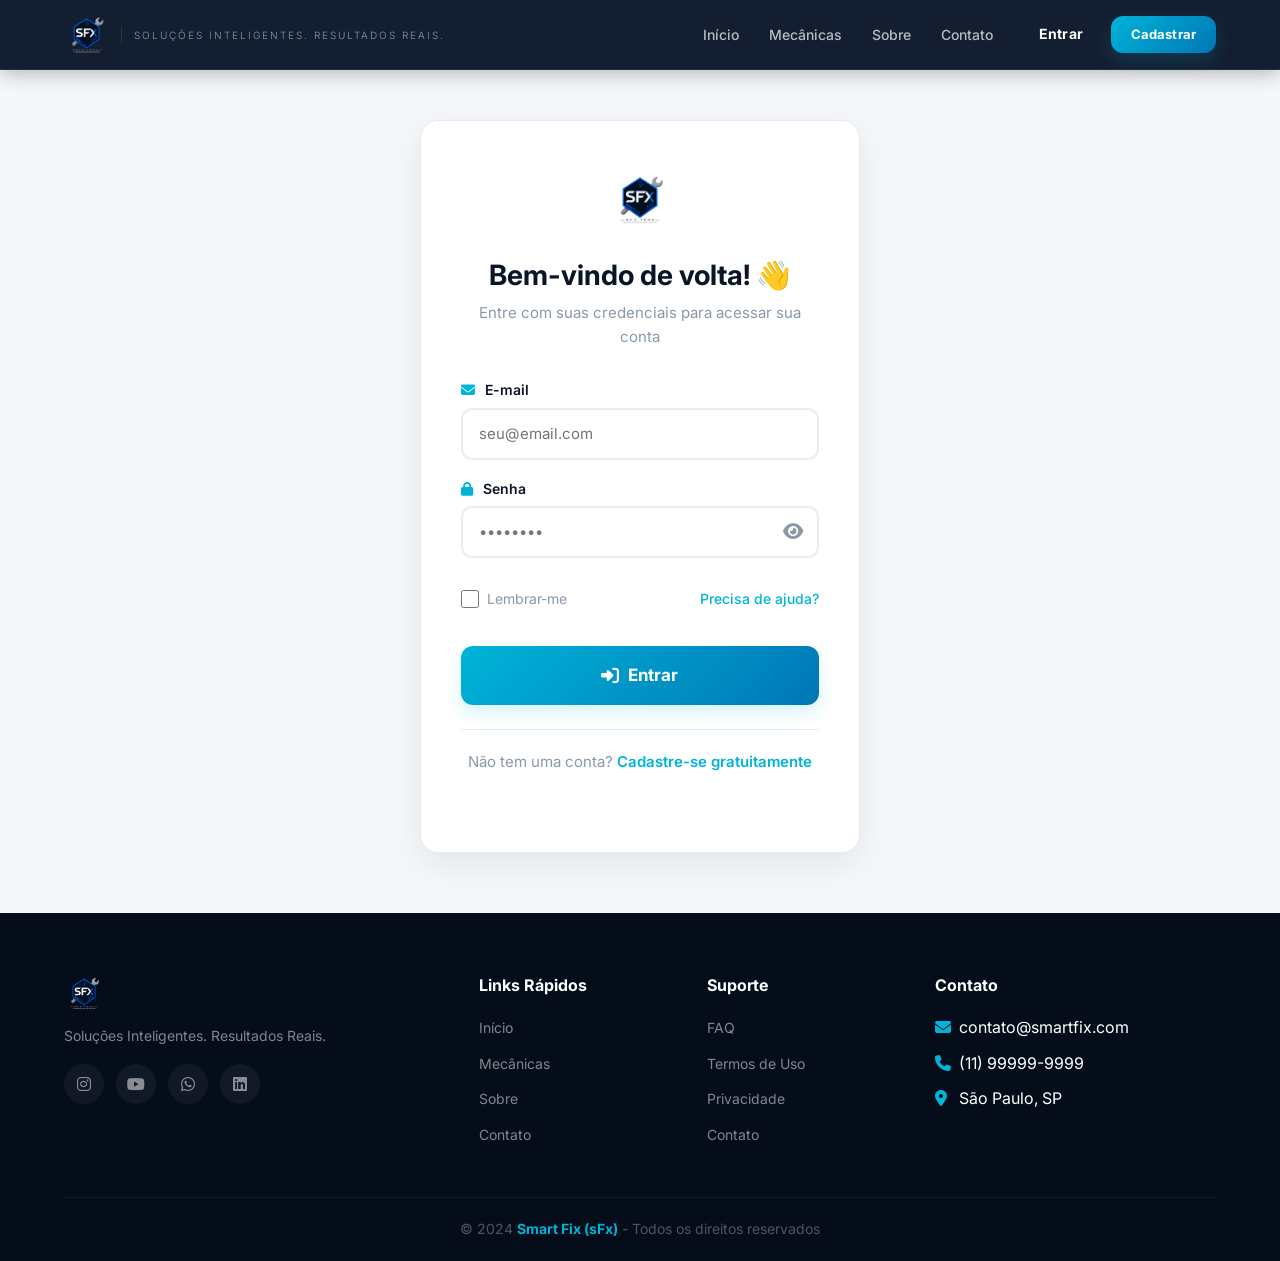
<file: frontend/login.html>
<!DOCTYPE html>
<html lang="pt-BR">
<head>
    <meta charset="UTF-8" />
    <meta name="viewport" content="width=device-width, initial-scale=1.0" />
    <title>Smart Fix (sFx) - Login</title>
    <link rel="icon" type="image/jpeg" href="image/logo sFx sem fundo.jpeg" />
    <link rel="stylesheet" href="css/global.css" />
    <link rel="stylesheet" href="css/login.css" />
    <link rel="stylesheet" href="css/responsivo.css" />
    <link rel="stylesheet" href="https://cdnjs.cloudflare.com/ajax/libs/font-awesome/6.4.0/css/all.min.css" />
    <link href="https://fonts.googleapis.com/css2?family=Inter:wght@300;400;500;600;700;800;900&display=swap" rel="stylesheet" />
    <link rel="stylesheet" href="css/sfx-refresh.css" />
</head>
<body>

    
    <header class="header" id="header">
        <div class="container">
            <a href="index.html" class="logo-link">
                <img src="image/logo sFx sem fundo.jpeg" alt="Smart Fix (sFx)" class="logo-img" />
                <span class="slogan-header">Soluções Inteligentes. Resultados Reais.</span>
            </a>
            <nav class="nav">
                <ul class="nav-links">
                    <li><a href="index.html">Início</a></li>
                    <li><a href="mecanicas.html">Mecânicas</a></li>
                    <li><a href="sobre.html">Sobre</a></li>
                    <li><a href="contato.html">Contato</a></li>
                </ul>
                <div class="nav-actions">
                    <a href="login.html" class="btn-login active">Entrar</a>
                    <a href="cadastro.html" class="btn-primary btn-small">Cadastrar</a>
                </div>
                <button class="menu-toggle" id="menuToggle">
                    <i class="fas fa-bars"></i>
                </button>
            </nav>
        </div>
    </header>

    <!-- ========== LOGIN ========== -->
    <section class="pagina-login">
        <div class="container">
            <div class="login-wrapper">
                <div class="login-box">
                    <!-- Logo -->
                    <img src="image/logo sFx sem fundo.jpeg" alt="Smart Fix" class="login-logo" />
                    
                    <h2>Bem-vindo de volta! 👋</h2>
                    <p>Entre com suas credenciais para acessar sua conta</p>

                    <!-- ===== MENSAGEM DE ERRO ===== -->
                    <div id="loginError" class="login-error" style="display: none;">
                        <i class="fas fa-exclamation-circle"></i>
                        <span id="errorMessage">E-mail ou senha incorretos. Tente novamente.</span>
                    </div>

                    <!-- ===== FORMULÁRIO ===== -->
                    <form id="loginForm" class="login-form" novalidate>
                        <div class="form-group">
                            <label for="loginEmail">
                                <i class="fas fa-envelope"></i> E-mail
                            </label>
                            <input 
                                type="email" 
                                id="loginEmail" 
                                placeholder="seu@email.com" 
                                required 
                                autocomplete="email"
                            />
                            <span class="campo-erro" id="emailError">Digite um e-mail válido</span>
                        </div>

                        <div class="form-group">
                            <label for="loginPassword">
                                <i class="fas fa-lock"></i> Senha
                            </label>
                            <div class="senha-wrapper">
                                <input 
                                    type="password" 
                                    id="loginPassword" 
                                    placeholder="••••••••" 
                                    required 
                                    autocomplete="current-password"
                                    minlength="6"
                                />
                                <button type="button" class="toggle-senha" id="toggleSenha" aria-label="Alternar visibilidade da senha">
                                    <i class="fas fa-eye"></i>
                                </button>
                            </div>
                            <span class="campo-erro" id="senhaError">A senha deve ter pelo menos 6 caracteres</span>
                        </div>

                        <div class="form-options">
                            <label class="checkbox">
                                <input type="checkbox" id="lembrar" />
                                <span>Lembrar-me</span>
                            </label>
                            <a href="contato.html" class="esqueci-senha">Precisa de ajuda?</a>
                        </div>

                        <button type="submit" class="btn-primary btn-login-submit" id="btnLoginSubmit">
                            <i class="fas fa-sign-in-alt"></i> Entrar
                        </button>
                    </form>

                    <!-- ===== LINK CADASTRO ===== -->
                    <div class="login-footer">
                        <p>Não tem uma conta? <a href="cadastro.html">Cadastre-se gratuitamente</a></p>
                    </div>
                </div>
            </div>
        </div>
    </section>

    <!-- ========== FOOTER ========== -->
    <footer class="footer">
        <div class="container">
            <div class="footer-grid">
                <div class="footer-col">
                    <a href="index.html" class="logo-link">
                        <img src="image/logo sFx sem fundo.jpeg" alt="Smart Fix" class="logo-img-footer" />
                    </a>
                    <p>Soluções Inteligentes. Resultados Reais.</p>
                    <div class="social-links">
                        <a href="#"><i class="fab fa-instagram"></i></a>
                        <a href="#"><i class="fab fa-youtube"></i></a>
                        <a href="#"><i class="fab fa-whatsapp"></i></a>
                        <a href="#"><i class="fab fa-linkedin"></i></a>
                    </div>
                </div>
                <div class="footer-col">
                    <h4>Links Rápidos</h4>
                    <ul>
                        <li><a href="index.html">Início</a></li>
                        <li><a href="mecanicas.html">Mecânicas</a></li>
                        <li><a href="sobre.html">Sobre</a></li>
                        <li><a href="contato.html">Contato</a></li>
                    </ul>
                </div>
                <div class="footer-col">
                    <h4>Suporte</h4>
                    <ul>
                        <li><a href="#">FAQ</a></li>
                        <li><a href="#">Termos de Uso</a></li>
                        <li><a href="#">Privacidade</a></li>
                        <li><a href="contato.html">Contato</a></li>
                    </ul>
                </div>
                <div class="footer-col">
                    <h4>Contato</h4>
                    <ul>
                        <li><i class="fas fa-envelope"></i> contato@smartfix.com</li>
                        <li><i class="fas fa-phone"></i> (11) 99999-9999</li>
                        <li><i class="fas fa-map-marker-alt"></i> São Paulo, SP</li>
                    </ul>
                </div>
            </div>
            <div class="footer-bottom">
                <p>&copy; 2024 <strong style="color:var(--sfx-primary);">Smart Fix (sFx)</strong> - Todos os direitos reservados</p>
            </div>
        </div>
    </footer>

    <script src="js/config.js"></script>
    <script src="js/sfx-core.js"></script>
    <script src="js/login.js"></script>
</body>
</html>
</file>
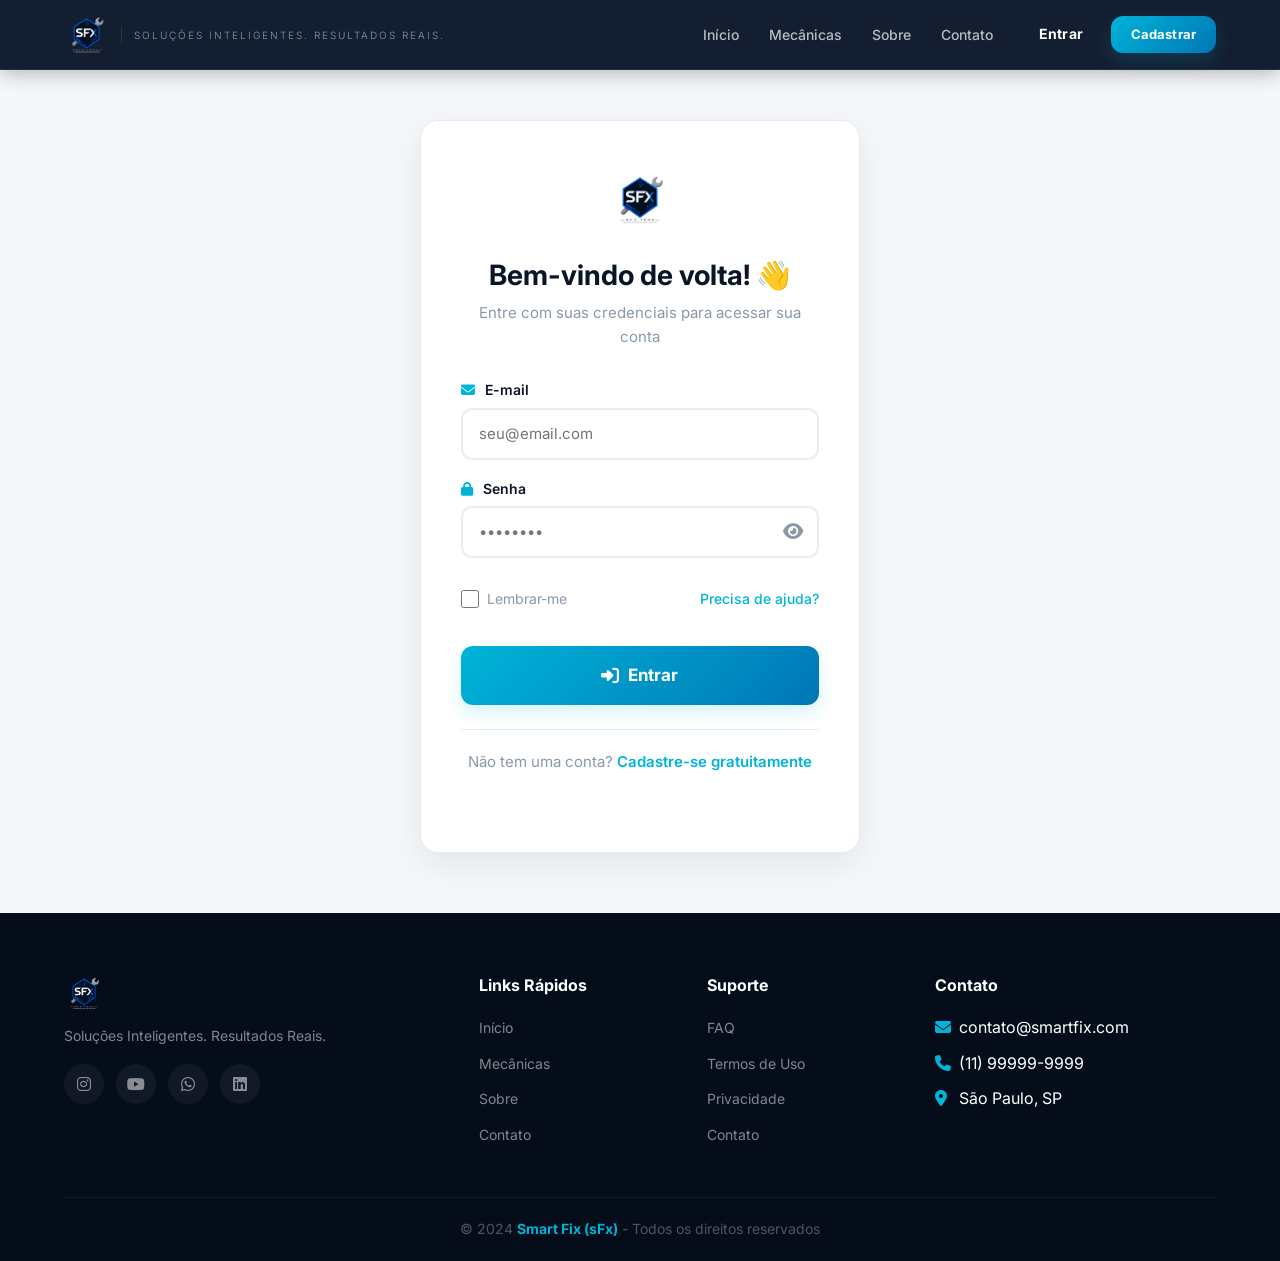
<file: frontend/mecanica-dashboard.html>
<!DOCTYPE html>
<html lang="pt-BR">
<head>
    <meta charset="UTF-8"><meta name="viewport" content="width=device-width,initial-scale=1">
    <title>Smart Fix - Painel da Mecânica</title>
    <link rel="icon" href="image/logo sFx sem fundo.jpeg">
    <link rel="stylesheet" href="css/global.css"><link rel="stylesheet" href="css/portal.css">
    <script defer src="js/config.js"></script><script defer src="js/sfx-core.js"></script><script defer src="js/auth-guard.js"></script>
    <link rel="stylesheet" href="css/sfx-refresh.css" />
    <link rel="stylesheet" href="css/responsivo.css">\n</head>
<body>
<main class="portal-page"><div class="container">
    <div class="portal-top"><div><span class="section-tag">Área parceira</span><h1>Painel da mecânica</h1></div><button class="btn-primary" type="button" onclick="sfxSair()">Sair</button></div>
    <section class="portal-grid mechanic-metrics" aria-label="Resumo dos agendamentos">
        <article class="metric-card"><span><i class="fas fa-inbox"></i> Solicitações pendentes</span><strong id="mecMetricPendentes">—</strong></article>
        <article class="metric-card"><span><i class="fas fa-calendar-check"></i> Confirmados</span><strong id="mecMetricConfirmados">—</strong></article>
        <article class="metric-card"><span><i class="fas fa-calendar-xmark"></i> Recusados</span><strong id="mecMetricRecusados">—</strong></article>
    </section>
    <p class="portal-intro-note">Mantenha o perfil, os serviços e os horários atualizados para facilitar o atendimento dos clientes.</p>
    <form id="formPerfilMecanica" class="portal-card">
        <h2>Perfil público <span id="badgeStatus" class="badge"></span></h2>
        <div class="portal-form-grid">
            <div><label for="mecNome">Nome da oficina</label><input id="mecNome" required maxlength="180"></div>
            <div><label for="mecCnpj">CNPJ</label><input id="mecCnpj" disabled title="O CNPJ só pode ser alterado por um administrador"></div>
            <div><label for="mecEspecializacao">Especialização</label><input id="mecEspecializacao" maxlength="180"></div>
            <div><label for="mecTelefone">Telefone</label><input id="mecTelefone" type="tel" maxlength="30"></div>
            <div class="full"><label for="mecEndereco">Endereço</label><input id="mecEndereco" maxlength="255"></div>
            <div><label for="mecLatitude">Latitude</label><input id="mecLatitude" type="number" step="any" min="-90" max="90"></div>
            <div><label for="mecLongitude">Longitude</label><input id="mecLongitude" type="number" step="any" min="-180" max="180"></div>
        </div>
        <div class="portal-actions"><button class="btn-primary" type="submit">Salvar perfil</button><span id="perfilMensagem" class="status-message"></span></div>
    </form>
    <section class="portal-card"><h2>Serviços oferecidos</h2><div id="listaServicos"></div><div class="portal-actions"><button class="btn-primary" type="button" id="btnAddServico">+ Adicionar serviço</button><button class="btn-primary" type="button" id="btnSalvarServicos">Salvar serviços</button><span id="servicosMensagem" class="status-message"></span></div></section>
    <section class="portal-card"><h2>Horários</h2><div id="listaHorarios"></div><div class="portal-actions"><button class="btn-primary" type="button" id="btnSalvarHorarios">Salvar horários</button><span id="horariosMensagem" class="status-message"></span></div></section>
    <section class="portal-card">
        <div class="portal-top"><h2>Solicitações de agendamento</h2><button class="btn-primary" type="button" id="btnAtualizarAgendamentos">Atualizar</button></div>
        <p>Confirme ou recuse os pedidos enviados pelos clientes.</p>
        <div id="listaAgendamentos" aria-live="polite">Carregando solicitações...</div>
        <span id="agendamentosMensagem" class="status-message"></span>
    </section>
</div></main>
<script defer src="js/mecanica-dashboard.js"></script>
</body></html>
</file>
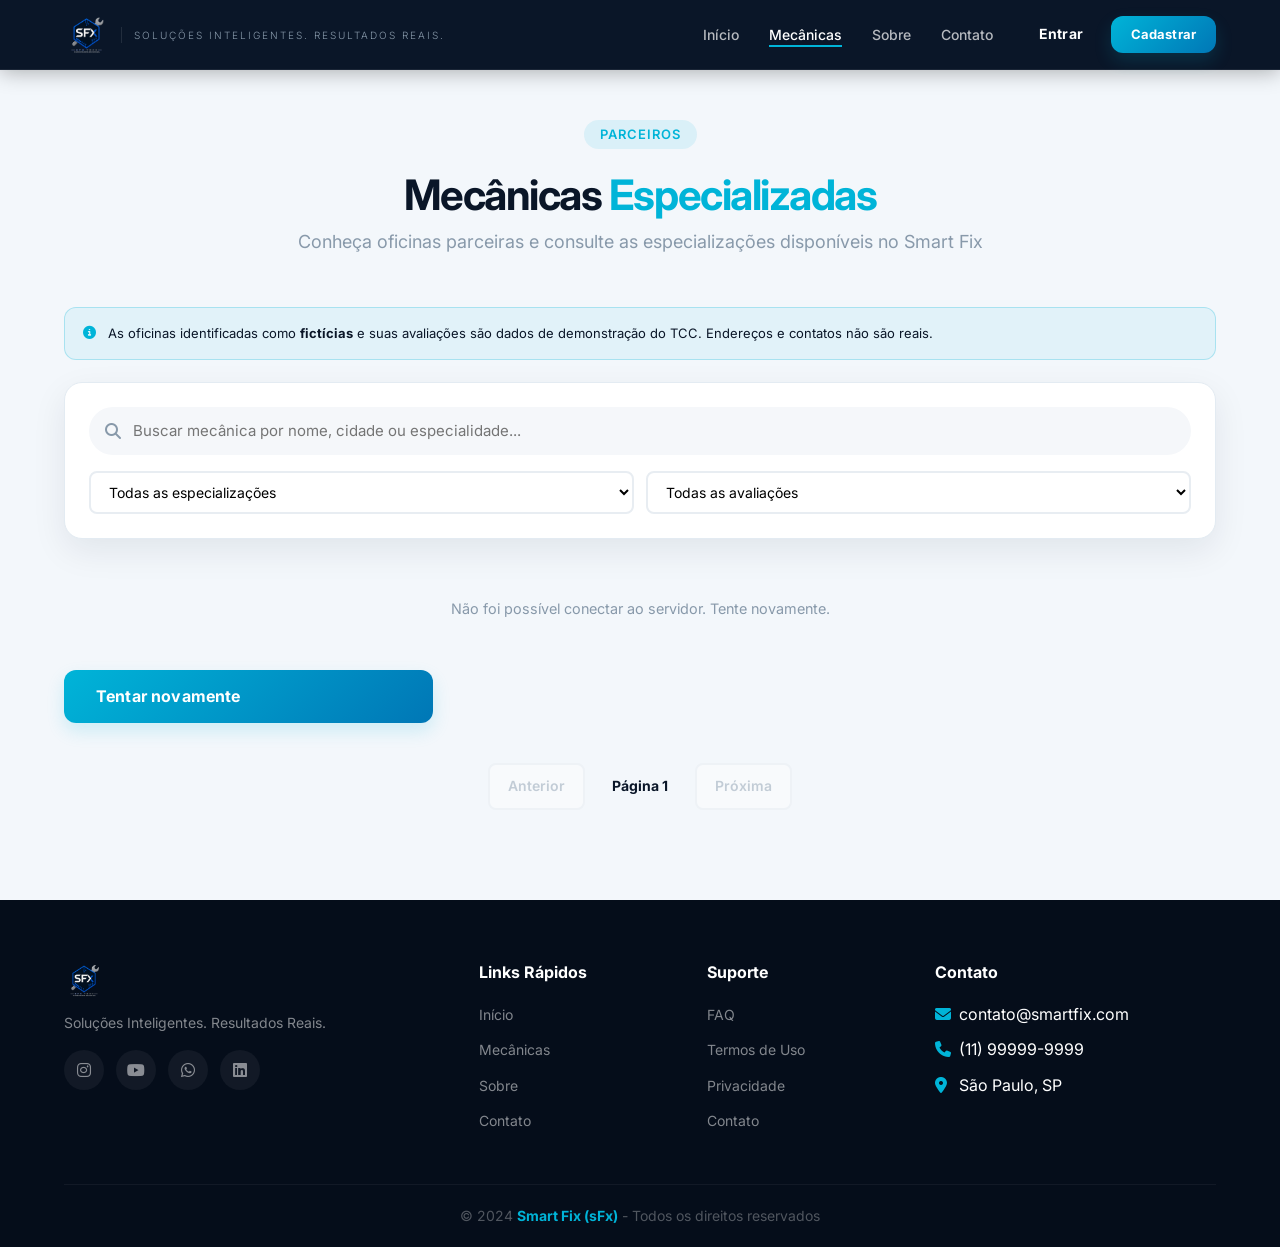
<file: frontend/mecanicas.html>
<!DOCTYPE html>
<html lang="pt-BR">
<head>
    <meta charset="UTF-8" />
    <meta name="viewport" content="width=device-width, initial-scale=1.0" />
    <title>Smart Fix (sFx) - Mecânicas Parceiras</title>
    <link rel="icon" type="image/jpeg" href="image/logo sFx sem fundo.jpeg" />
    <link rel="stylesheet" href="css/global.css" />
    <link rel="stylesheet" href="css/mecanicas.css" />
    <link rel="stylesheet" href="css/responsivo.css" />
    <link rel="stylesheet" href="https://cdnjs.cloudflare.com/ajax/libs/font-awesome/6.4.0/css/all.min.css" />
    <link href="https://fonts.googleapis.com/css2?family=Inter:wght@300;400;500;600;700;800;900&display=swap" rel="stylesheet" />
    <link rel="stylesheet" href="css/sfx-refresh.css" />
</head>
<body>

    <!-- ========== HEADER ========== -->
    <header class="header" id="header">
        <div class="container">
            <a href="index.html" class="logo-link">
                <img src="image/logo sFx sem fundo.jpeg" alt="Smart Fix (sFx)" class="logo-img" />
                <span class="slogan-header">Soluções Inteligentes. Resultados Reais.</span>
            </a>
            <nav class="nav">
                <ul class="nav-links">
                    <li><a href="index.html">Início</a></li>
                    <li><a href="mecanicas.html" class="active">Mecânicas</a></li>
                    <li><a href="sobre.html">Sobre</a></li>
                    <li><a href="contato.html">Contato</a></li>
                </ul>
                <div class="nav-actions">
                    <a href="login.html" class="btn-login">Entrar</a>
                    <a href="cadastro.html" class="btn-primary btn-small">Cadastrar</a>
                </div>
                <button class="menu-toggle" id="menuToggle">
                    <i class="fas fa-bars"></i>
                </button>
            </nav>
        </div>
    </header>

    <!-- ========== MECÂNICAS ========== -->
    <section class="pagina-mecanicas">
        <div class="container">
            <div class="page-header">
                <span class="section-tag">Parceiros</span>
                <h1>Mecânicas <span>Especializadas</span></h1>
                <p>Conheça oficinas parceiras e consulte as especializações disponíveis no Smart Fix</p>
            </div>

            <div class="oficinas-demo-aviso" role="note">
                <i class="fas fa-circle-info" aria-hidden="true"></i>
                <span>As oficinas identificadas como <strong>fictícias</strong> e suas avaliações são dados de demonstração do TCC. Endereços e contatos não são reais.</span>
            </div>

            <!-- Filtros -->
            <div class="filtros-mecanicas">
                <div class="filtro-busca">
                    <i class="fas fa-search"></i>
                    <input type="text" placeholder="Buscar mecânica por nome, cidade ou especialidade..." id="buscaMecanica" />
                </div>
                <div class="filtros">
                    <select id="filtroEspecializacao">
                        <option value="">Todas as especializações</option>
                        <option value="Veículos Elétricos">Veículos Elétricos</option>
                        <option value="Sistemas Elétricos">Sistemas Elétricos</option>
                        <option value="Baterias">Baterias</option>
                        <option value="Motores">Motores</option>
                        <option value="Suspensão">Suspensão</option>
                        <option value="Freios">Freios</option>
                    </select>
                    <select id="filtroAvaliacao">
                        <option value="">Todas as avaliações</option>
                        <option value="4.5">4.5+ estrelas</option>
                        <option value="4.0">4.0+ estrelas</option>
                        <option value="3.5">3.5+ estrelas</option>
                    </select>

                </div>
            </div>

            <!-- Lista de Mecânicas -->
            <div class="mecanicas-grid" id="mecanicasGrid">
                <!-- Cards gerados pelo JavaScript -->
            </div>

            <!-- Paginação -->
            <div class="paginacao" aria-label="Paginação das oficinas">
                <button class="btn-pagina" id="mecanicasAnterior" type="button" disabled>Anterior</button>
                <span id="mecanicasPagina" aria-live="polite">Página 1</span>
                <button class="btn-pagina" id="mecanicasProxima" type="button" disabled>Próxima</button>
            </div>
        </div>
    </section>

    <!-- ========== FOOTER ========== -->
    <footer class="footer">
        <div class="container">
            <div class="footer-grid">
                <div class="footer-col">
                    <a href="index.html" class="logo-link">
                        <img src="image/logo sFx sem fundo.jpeg" alt="Smart Fix" class="logo-img-footer" />
                    </a>
                    <p>Soluções Inteligentes. Resultados Reais.</p>
                    <div class="social-links">
                        <a href="#"><i class="fab fa-instagram"></i></a>
                        <a href="#"><i class="fab fa-youtube"></i></a>
                        <a href="#"><i class="fab fa-whatsapp"></i></a>
                        <a href="#"><i class="fab fa-linkedin"></i></a>
                    </div>
                </div>
                <div class="footer-col">
                    <h4>Links Rápidos</h4>
                    <ul>
                        <li><a href="index.html">Início</a></li>
                        <li><a href="mecanicas.html">Mecânicas</a></li>
                        <li><a href="sobre.html">Sobre</a></li>
                        <li><a href="contato.html">Contato</a></li>
                    </ul>
                </div>
                <div class="footer-col">
                    <h4>Suporte</h4>
                    <ul>
                        <li><a href="#">FAQ</a></li>
                        <li><a href="#">Termos de Uso</a></li>
                        <li><a href="#">Privacidade</a></li>
                        <li><a href="contato.html">Contato</a></li>
                    </ul>
                </div>
                <div class="footer-col">
                    <h4>Contato</h4>
                    <ul>
                        <li><i class="fas fa-envelope"></i> contato@smartfix.com</li>
                        <li><i class="fas fa-phone"></i> (11) 99999-9999</li>
                        <li><i class="fas fa-map-marker-alt"></i> São Paulo, SP</li>
                    </ul>
                </div>
            </div>
            <div class="footer-bottom">
                <p>&copy; 2024 <strong style="color:var(--sfx-primary);">Smart Fix (sFx)</strong> - Todos os direitos reservados</p>
            </div>
        </div>
    </footer>

    <script src="js/config.js"></script>
    <script src="js/sfx-core.js"></script>
    <script src="js/main.js"></script>
    <script src="js/mecanicas.js"></script>
</body>
</html>
</file>
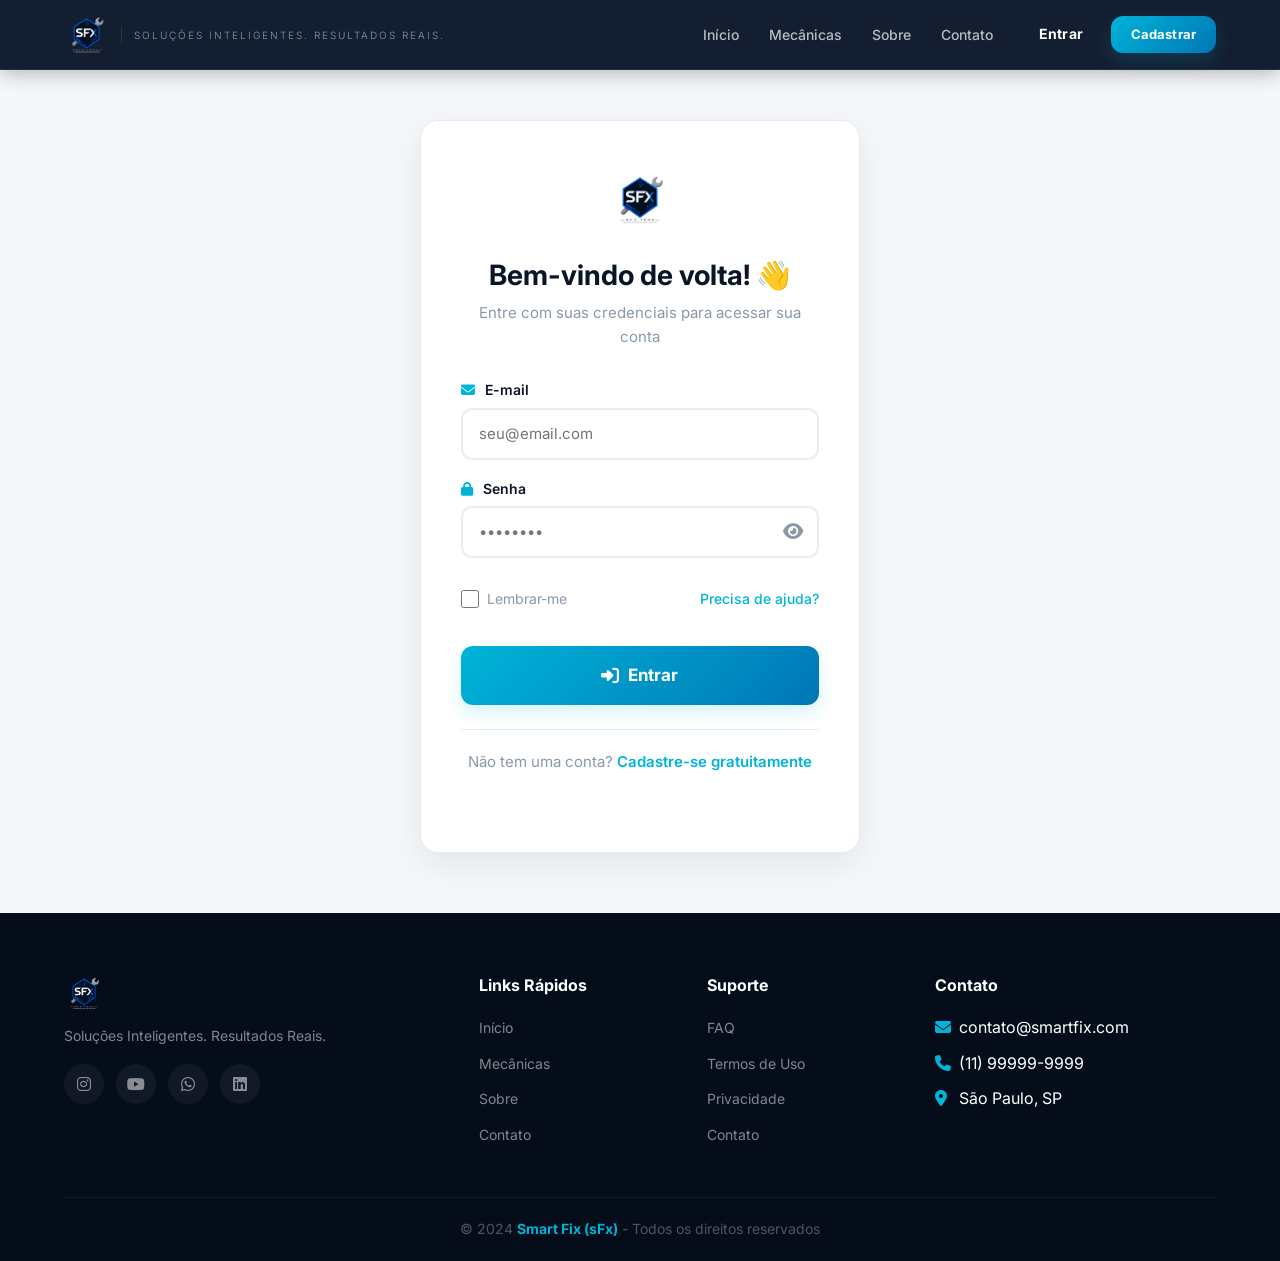
<file: frontend/simulador-admin.html>
<!DOCTYPE html>
<html lang="pt-BR">
<head>
    <meta charset="UTF-8">
    <meta name="viewport" content="width=device-width, initial-scale=1">
    <title>Smart Fix - Simulador administrativo</title>
    <link rel="icon" href="image/logo sFx sem fundo.jpeg">
    <link rel="stylesheet" href="css/global.css">
    <link rel="stylesheet" href="css/portal.css">
    <link rel="stylesheet" href="css/simulador-admin.css">
    <script defer src="js/config.js"></script>
    <script defer src="js/sfx-core.js"></script>
    <script defer src="js/auth-guard.js"></script>
    <link rel="stylesheet" href="css/sfx-refresh.css" />
    <link rel="stylesheet" href="css/responsivo.css">\n</head>
<body>
<main class="portal-page"><div class="container">
    <div class="portal-top">
        <div><span class="section-tag">Ferramenta de demonstração · Acesso restrito</span><h1>Simulador do veículo</h1></div>
        <div class="portal-actions"><a class="btn-primary" href="admin.html">Voltar à administração</a><button class="btn-primary" type="button" onclick="sfxSair()">Sair</button></div>
    </div>

    <section class="sim-notice" role="note">
        <strong>Modo de simulação</strong>
        <span>Os valores abaixo são inseridos manualmente para a demonstração do TCC. Eles não vêm de um carro real.</span>
    </section>

    <section class="portal-card">
        <h2>Escolha o veículo de demonstração</h2>
        <div class="portal-form-grid">
            <div class="full"><label for="simVeiculo">Veículo</label><select id="simVeiculo" required></select></div>
            <div><label for="simBateria">Bateria <output id="simBateriaValor">85%</output></label><input id="simBateria" type="range" min="0" max="100" step="1" value="85"></div>
            <div><label for="simTemperatura">Temperatura <output id="simTemperaturaValor">28 °C</output></label><input id="simTemperatura" type="range" min="-20" max="100" step="1" value="28"></div>
            <div class="full"><label for="simVelocidade">Velocidade <output id="simVelocidadeValor">0 km/h</output></label><input id="simVelocidade" type="range" min="0" max="220" step="1" value="0"></div>
        </div>
        <div class="sim-presets" aria-label="Cenários prontos de simulação">
            <span>Cenários rápidos:</span>
            <button type="button" data-preset="normal">Condição normal</button>
            <button type="button" data-preset="bateria">Bateria baixa</button>
            <button type="button" data-preset="temperatura">Temperatura alta</button>
            <button type="button" data-preset="combinado">Falha combinada</button>
        </div>
        <div class="portal-actions"><button id="aplicarSimulacao" class="btn-primary" type="button" disabled>Aplicar leitura ao carro</button><a id="verPainel" class="btn-primary sim-secondary" href="dashboard.html">Ver painel do veículo</a><span id="simMensagem" class="status-message" role="status" aria-live="polite"></span></div>
    </section>

    <section class="sim-preview" aria-live="polite">
        <article class="sim-card"><span>Bateria</span><strong id="previewBateria">85%</strong><div class="sim-meter"><i id="previewBateriaBar" style="width:85%"></i></div></article>
        <article class="sim-card"><span>Temperatura</span><strong id="previewTemperatura">28 °C</strong><small id="estadoTemperatura">Temperatura normal</small></article>
        <article class="sim-card"><span>Velocidade</span><strong id="previewVelocidade">0 km/h</strong><small>Leitura instantânea simulada</small></article>
        <article class="sim-card"><span>Condição estimada</span><strong id="previewSaude">Normal</strong><small id="estadoBateria">Condição demonstrativa</small></article>
    </section>
    <section id="simAlertas" class="sim-alertas" hidden></section>
    <p class="sim-footnote">Cada envio registra uma leitura simulada no histórico do veículo selecionado. A condição exibida é didática e não representa o estado real de saúde (SOH) da bateria.</p>
</div></main>
<script defer src="js/simulador-admin.js"></script>
</body>
</html>
</file>
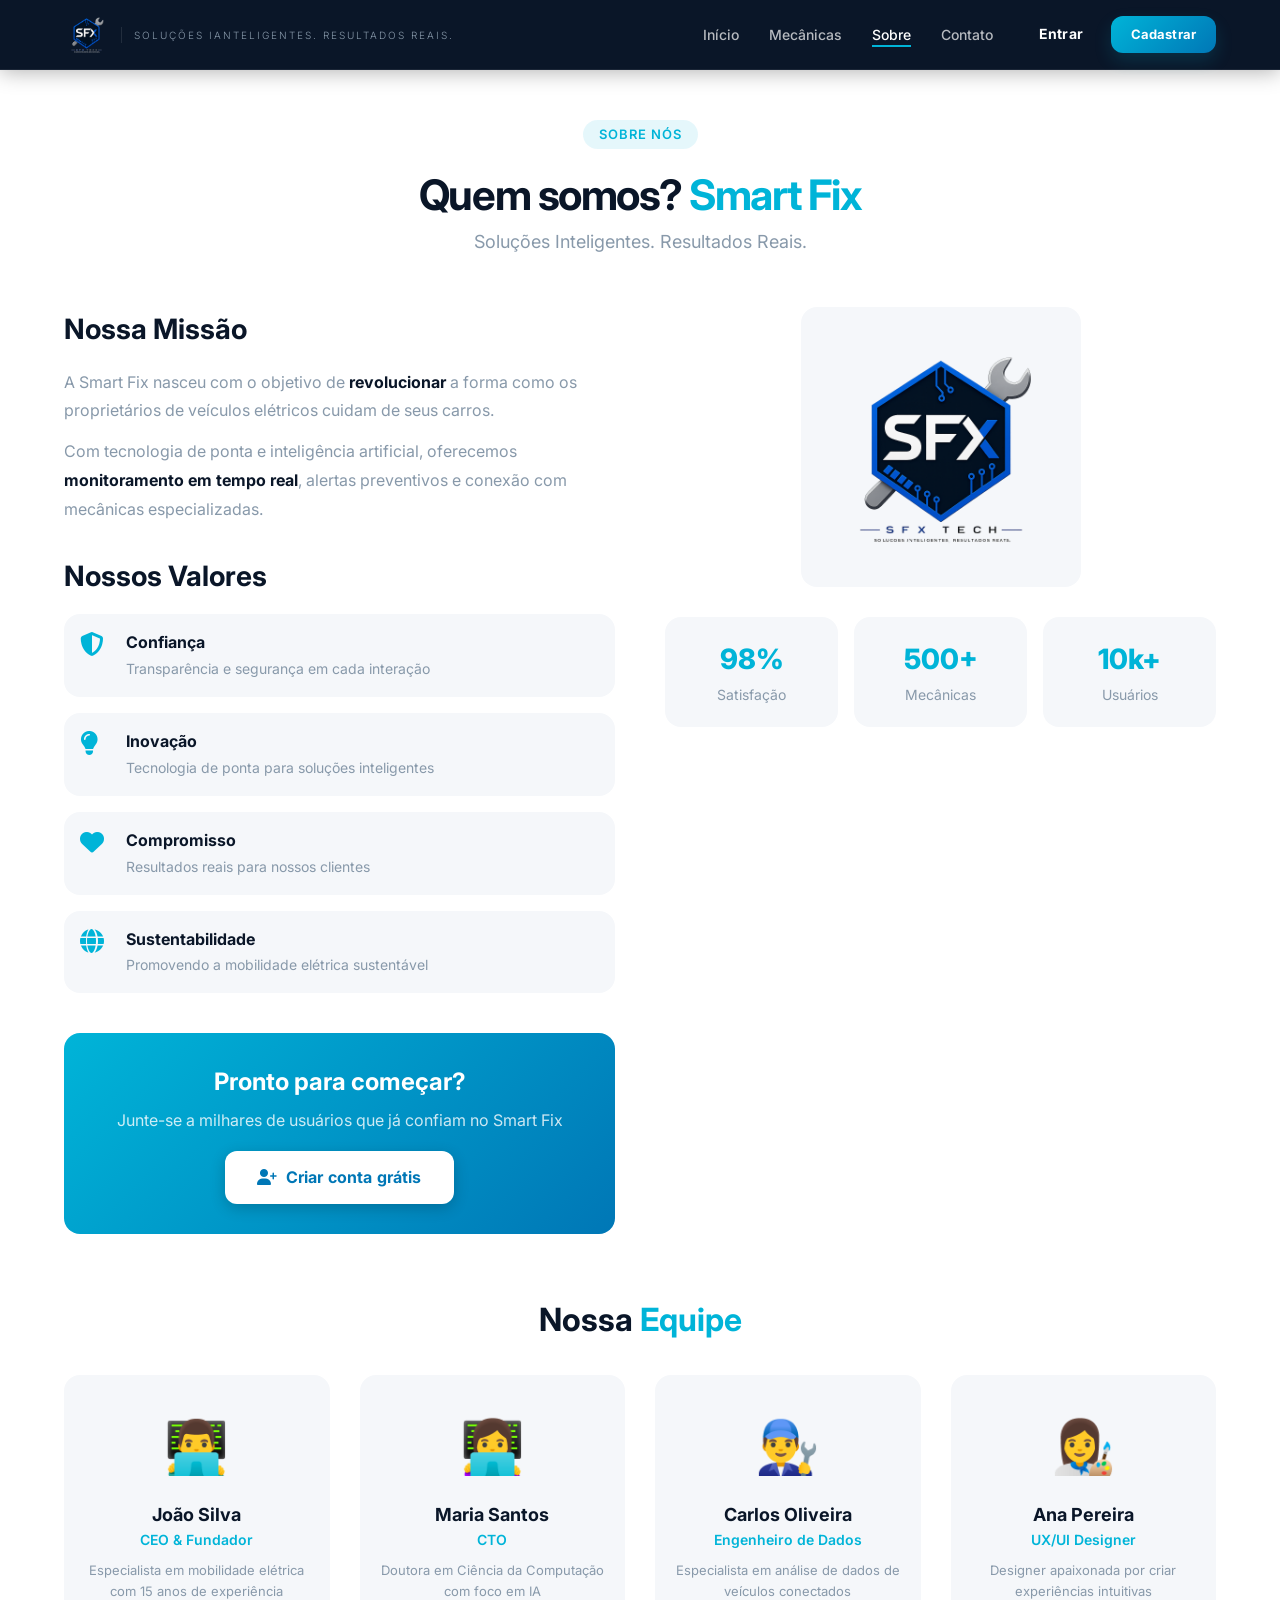
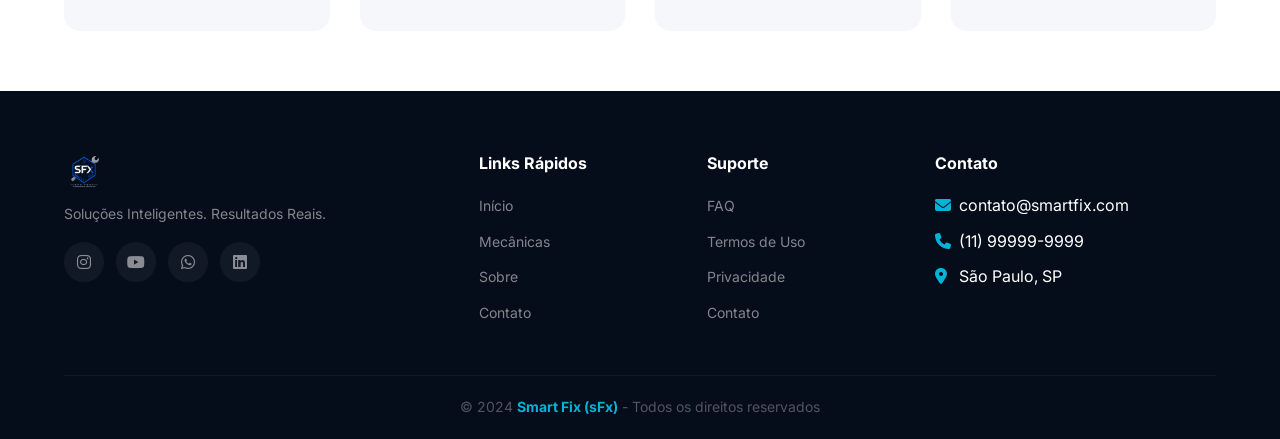
<file: frontend/sobre.html>
<!DOCTYPE html>
<html lang="pt-BR">
<head>
    <meta charset="UTF-8" />
    <meta name="viewport" content="width=device-width, initial-scale=1.0" />
    <title>Smart Fix (sFx) - Sobre Nós</title>
    <link rel="icon" type="image/jpeg" href="image/logo sFx sem fundo.jpeg" />
    <link rel="stylesheet" href="css/global.css" />
    <link rel="stylesheet" href="css/sobre.css" />
    <link rel="stylesheet" href="css/responsivo.css" />
    <link rel="stylesheet" href="https://cdnjs.cloudflare.com/ajax/libs/font-awesome/6.4.0/css/all.min.css" />
    <link href="https://fonts.googleapis.com/css2?family=Inter:wght@300;400;500;600;700;800;900&display=swap" rel="stylesheet" />
    <link rel="stylesheet" href="css/sfx-refresh.css" />
</head>
<body>

    <!-- ========== HEADER ========== -->
    <header class="header" id="header">
        <div class="container">
            <a href="index.html" class="logo-link">
                <img src="image/logo sFx sem fundo.jpeg" alt="Smart Fix (sFx)" class="logo-img" />
                <span class="slogan-header">Soluções Ianteligentes. Resultados Reais.</span>
            </a>
            <nav class="nav">
                <ul class="nav-links">
                    <li><a href="index.html">Início</a></li>
                    <li><a href="mecanicas.html">Mecânicas</a></li>
                    <li><a href="sobre.html" class="active">Sobre</a></li>
                    <li><a href="contato.html">Contato</a></li>
                </ul>
                <div class="nav-actions">
                    <a href="login.html" class="btn-login">Entrar</a>
                    <a href="cadastro.html" class="btn-primary btn-small">Cadastrar</a>
                </div>
                <button class="menu-toggle" id="menuToggle">
                    <i class="fas fa-bars"></i>
                </button>
            </nav>
        </div>
    </header>

    <!-- ========== SOBRE ========== -->
    <section class="pagina-sobre">
        <div class="container">
            <div class="page-header">
                <span class="section-tag">Sobre Nós</span>
                <h1>Quem somos? <span>Smart Fix</span></h1>
                <p>Soluções Inteligentes. Resultados Reais.</p>
            </div>

            <div class="sobre-grid">
                <div class="sobre-texto">
                    <h2>Nossa Missão</h2>
                    <p>
                        A Smart Fix nasceu com o objetivo de <strong>revolucionar</strong> a forma como 
                        os proprietários de veículos elétricos cuidam de seus carros.
                    </p>
                    <p>
                        Com tecnologia de ponta e inteligência artificial, oferecemos 
                        <strong>monitoramento em tempo real</strong>, alertas preventivos e 
                        conexão com mecânicas especializadas.
                    </p>

                    <h2>Nossos Valores</h2>
                    <ul class="valores-lista">
                        <li>
                            <i class="fas fa-shield-alt"></i>
                            <div>
                                <strong>Confiança</strong>
                                <p>Transparência e segurança em cada interação</p>
                            </div>
                        </li>
                        <li>
                            <i class="fas fa-lightbulb"></i>
                            <div>
                                <strong>Inovação</strong>
                                <p>Tecnologia de ponta para soluções inteligentes</p>
                            </div>
                        </li>
                        <li>
                            <i class="fas fa-heart"></i>
                            <div>
                                <strong>Compromisso</strong>
                                <p>Resultados reais para nossos clientes</p>
                            </div>
                        </li>
                        <li>
                            <i class="fas fa-globe"></i>
                            <div>
                                <strong>Sustentabilidade</strong>
                                <p>Promovendo a mobilidade elétrica sustentável</p>
                            </div>
                        </li>
                    </ul>

                    <div class="cta-sobre">
                        <h3>Pronto para começar?</h3>
                        <p>Junte-se a milhares de usuários que já confiam no Smart Fix</p>
                        <a href="cadastro.html" class="btn-primary">
                            <i class="fas fa-user-plus"></i> Criar conta grátis
                        </a>
                    </div>
                </div>

                <div class="sobre-imagem">
                    <img src="image/logo sFx sem fundo.jpeg" alt="Smart Fix" />
                    <div class="sobre-stats">
                        <div class="stat">
                            <span class="number">98%</span>
                            <span class="label">Satisfação</span>
                        </div>
                        <div class="stat">
                            <span class="number">500+</span>
                            <span class="label">Mecânicas</span>
                        </div>
                        <div class="stat">
                            <span class="number">10k+</span>
                            <span class="label">Usuários</span>
                        </div>
                    </div>
                </div>
            </div>

            <!-- Equipe -->
            <div class="equipe">
                <h2>Nossa <span>Equipe</span></h2>
                <div class="equipe-grid">
                    <div class="membro">
                        <div class="membro-avatar">👨‍💻</div>
                        <h4>João Silva</h4>
                        <span>CEO & Fundador</span>
                        <p class="membro-bio">Especialista em mobilidade elétrica com 15 anos de experiência</p>
                    </div>
                    <div class="membro">
                        <div class="membro-avatar">👩‍💻</div>
                        <h4>Maria Santos</h4>
                        <span>CTO</span>
                        <p class="membro-bio">Doutora em Ciência da Computação com foco em IA</p>
                    </div>
                    <div class="membro">
                        <div class="membro-avatar">👨‍🔧</div>
                        <h4>Carlos Oliveira</h4>
                        <span>Engenheiro de Dados</span>
                        <p class="membro-bio">Especialista em análise de dados de veículos conectados</p>
                    </div>
                    <div class="membro">
                        <div class="membro-avatar">👩‍🎨</div>
                        <h4>Ana Pereira</h4>
                        <span>UX/UI Designer</span>
                        <p class="membro-bio">Designer apaixonada por criar experiências intuitivas</p>
                    </div>
                </div>
            </div>
        </div>
    </section>

    <!-- ========== FOOTER ========== -->
    <footer class="footer">
        <div class="container">
            <div class="footer-grid">
                <div class="footer-col">
                    <a href="index.html" class="logo-link">
                        <img src="image/logo sFx sem fundo.jpeg" alt="Smart Fix" class="logo-img-footer" />
                    </a>
                    <p>Soluções Inteligentes. Resultados Reais.</p>
                    <div class="social-links">
                        <a href="#"><i class="fab fa-instagram"></i></a>
                        <a href="#"><i class="fab fa-youtube"></i></a>
                        <a href="#"><i class="fab fa-whatsapp"></i></a>
                        <a href="#"><i class="fab fa-linkedin"></i></a>
                    </div>
                </div>
                <div class="footer-col">
                    <h4>Links Rápidos</h4>
                    <ul>
                        <li><a href="index.html">Início</a></li>
                        <li><a href="mecanicas.html">Mecânicas</a></li>
                        <li><a href="sobre.html">Sobre</a></li>
                        <li><a href="contato.html">Contato</a></li>
                    </ul>
                </div>
                <div class="footer-col">
                    <h4>Suporte</h4>
                    <ul>
                        <li><a href="#">FAQ</a></li>
                        <li><a href="#">Termos de Uso</a></li>
                        <li><a href="#">Privacidade</a></li>
                        <li><a href="contato.html">Contato</a></li>
                    </ul>
                </div>
                <div class="footer-col">
                    <h4>Contato</h4>
                    <ul>
                        <li><i class="fas fa-envelope"></i> contato@smartfix.com</li>
                        <li><i class="fas fa-phone"></i> (11) 99999-9999</li>
                        <li><i class="fas fa-map-marker-alt"></i> São Paulo, SP</li>
                    </ul>
                </div>
            </div>
            <div class="footer-bottom">
                <p>&copy; 2024 <strong style="color:var(--sfx-primary);">Smart Fix (sFx)</strong> - Todos os direitos reservados</p>
            </div>
        </div>
    </footer>

    <script src="js/config.js"></script>
    <script src="js/main.js"></script>
</body>
</html>
</file>
<file: frontend/css/global.css>
/* ============================================
   GLOBAL.CSS - Usado por TODAS as páginas
   ============================================ */

/* ----- RESET & VARIÁVEIS ----- */
* {
    margin: 0;
    padding: 0;
    box-sizing: border-box;
}

:root {
    /* Cores da Logo */
    --sfx-azul-escuro: #0a1628;
    --sfx-azul-claro: #1a3a6a;
    --sfx-cinza: #8899aa;
    --sfx-branco: #ffffff;
    --sfx-dourado: #c9a84c;
    
    /* Cores da Marca */
    --sfx-primary: #00b4d8;
    --sfx-primary-dark: #0077b6;
    --sfx-primary-light: #90e0ef;
    --sfx-gradient: linear-gradient(135deg, #00b4d8 0%, #0077b6 100%);
    
    /* Cores Funcionais */
    --sfx-verde: #00c853;
    --sfx-vermelho: #ff1744;
    --sfx-amarelo: #ffd600;
    --sfx-laranja: #f59e0b;
    --sfx-roxo: #7c3aed;
    
    /* Utilitários */
    --shadow: 0 4px 20px rgba(0, 0, 0, 0.08);
    --shadow-hover: 0 10px 40px rgba(0, 0, 0, 0.12);
    --border-radius: 16px;
    --transition: 0.3s cubic-bezier(0.4, 0, 0.2, 1);
}

/* ----- BASE ----- */
html {
    scroll-behavior: smooth;
}

body {
    font-family: 'Inter', -apple-system, BlinkMacSystemFont, sans-serif;
    line-height: 1.6;
    color: #333;
    overflow-x: hidden;
    background: var(--sfx-branco);
}

.container {
    max-width: 1200px;
    margin: 0 auto;
    padding: 0 24px;
}

a {
    text-decoration: none;
    color: inherit;
}

img {
    max-width: 100%;
    height: auto;
}

/* ----- SCROLLBAR ----- */
::-webkit-scrollbar {
    width: 8px;
}
::-webkit-scrollbar-track {
    background: var(--sfx-cinza);
}
::-webkit-scrollbar-thumb {
    background: var(--sfx-primary);
    border-radius: 10px;
}
::-webkit-scrollbar-thumb:hover {
    background: var(--sfx-primary-dark);
}

/* ----- SECTION HEADER ----- */
.section-tag {
    display: inline-block;
    background: rgba(0, 180, 216, 0.1);
    color: var(--sfx-primary);
    padding: 4px 16px;
    border-radius: 20px;
    font-size: 13px;
    font-weight: 600;
    text-transform: uppercase;
    letter-spacing: 1px;
    margin-bottom: 12px;
}

.section-header {
    text-align: center;
    margin-bottom: 60px;
}

.section-header h2 {
    font-size: 38px;
    color: var(--sfx-azul-escuro);
    margin-bottom: 16px;
}

.section-header h2 span {
    color: var(--sfx-primary);
}

.section-header p {
    color: var(--sfx-cinza);
    font-size: 18px;
    max-width: 600px;
    margin: 0 auto;
}

.text-center {
    text-align: center;
}

/* ----- HEADER ----- */
.header {
    background: var(--sfx-azul-escuro);
    box-shadow: 0 2px 20px rgba(0, 0, 0, 0.3);
    position: fixed;
    width: 100%;
    top: 0;
    z-index: 1000;
    padding: 12px 0;
    transition: var(--transition);
}

.header .container {
    display: flex;
    justify-content: space-between;
    align-items: center;
}

/* ----- LOGO ----- */
.logo-link {
    display: flex;
    align-items: center;
    gap: 12px;
    text-decoration: none;
}

.logo-img {
    height: 45px;
    width: auto;
    display: block;
}

.logo-img-footer {
    height: 40px;
    width: auto;
    display: block;
    margin-bottom: 12px;
}

.slogan-header {
    display: block;
    font-size: 10px;
    color: var(--sfx-cinza);
    font-weight: 300;
    letter-spacing: 2px;
    text-transform: uppercase;
    border-left: 1px solid rgba(255,255,255,0.1);
    padding-left: 12px;
}

/* ----- NAVEGAÇÃO ----- */
.nav {
    display: flex;
    align-items: center;
    gap: 30px;
}

.nav-links {
    display: flex;
    list-style: none;
    gap: 30px;
}

.nav-links a {
    color: rgba(255, 255, 255, 0.7);
    font-weight: 500;
    font-size: 14px;
    transition: var(--transition);
    position: relative;
}

.nav-links a::after {
    content: '';
    position: absolute;
    bottom: -4px;
    left: 0;
    width: 0;
    height: 2px;
    background: var(--sfx-primary);
    transition: var(--transition);
}

.nav-links a:hover::after,
.nav-links a.active::after {
    width: 100%;
}

.nav-links a:hover,
.nav-links a.active {
    color: var(--sfx-branco);
}

.nav-actions {
    display: flex;
    align-items: center;
    gap: 12px;
}

.btn-app {
    display: flex;
    align-items: center;
    gap: 6px;
    background: rgba(255, 255, 255, 0.08);
    color: var(--sfx-branco);
    padding: 8px 16px;
    border-radius: 25px;
    font-size: 13px;
    font-weight: 600;
    transition: var(--transition);
    border: 1px solid rgba(255, 255, 255, 0.1);
}

.btn-app:hover {
    background: var(--sfx-primary);
    transform: translateY(-2px);
    border-color: var(--sfx-primary);
}

.btn-login {
    color: var(--sfx-branco);
    font-weight: 600;
    padding: 8px 16px;
    border-radius: 25px;
    transition: var(--transition);
    font-size: 14px;
}

.btn-login:hover {
    color: var(--sfx-primary);
    background: rgba(0, 180, 216, 0.1);
}

.btn-small {
    padding: 8px 20px !important;
    font-size: 13px !important;
}

.menu-toggle {
    display: none;
    background: none;
    border: none;
    font-size: 24px;
    color: var(--sfx-branco);
    cursor: pointer;
}

/* ----- BOTÕES GLOBAIS ----- */
.btn-primary {
    display: inline-flex;
    align-items: center;
    gap: 8px;
    background: var(--sfx-gradient);
    color: var(--sfx-branco);
    padding: 14px 32px;
    border-radius: 30px;
    font-weight: 600;
    font-size: 16px;
    border: none;
    cursor: pointer;
    transition: var(--transition);
    box-shadow: 0 4px 15px rgba(0, 180, 216, 0.3);
}

.btn-primary:hover {
    transform: translateY(-3px);
    box-shadow: 0 8px 30px rgba(0, 180, 216, 0.4);
}

.btn-secondary {
    display: inline-flex;
    align-items: center;
    gap: 8px;
    background: transparent;
    color: var(--sfx-branco);
    padding: 14px 32px;
    border-radius: 30px;
    font-weight: 600;
    font-size: 16px;
    border: 2px solid var(--sfx-primary);
    cursor: pointer;
    transition: var(--transition);
}

.btn-secondary:hover {
    background: var(--sfx-primary);
    color: var(--sfx-branco);
    border-color: var(--sfx-primary);
    transform: translateY(-3px);
}

/* ----- FOOTER ----- */
.footer {
    background: #050d1a;
    color: var(--sfx-branco);
    padding: 60px 0 20px;
}

.footer-grid {
    display: grid;
    grid-template-columns: 2fr 1fr 1fr 1.5fr;
    gap: 40px;
    margin-bottom: 40px;
}

.footer-col p {
    color: rgba(255, 255, 255, 0.5);
    font-size: 14px;
}

.social-links {
    display: flex;
    gap: 12px;
    margin-top: 16px;
}

.social-links a {
    width: 40px;
    height: 40px;
    background: rgba(255, 255, 255, 0.05);
    border-radius: 50%;
    display: flex;
    align-items: center;
    justify-content: center;
    transition: var(--transition);
    color: rgba(255, 255, 255, 0.5);
}

.social-links a:hover {
    background: var(--sfx-primary);
    color: var(--sfx-branco);
    transform: translateY(-3px);
}

.footer-col h4 {
    font-size: 16px;
    margin-bottom: 16px;
    color: var(--sfx-branco);
}

.footer-col ul {
    list-style: none;
}

.footer-col ul li {
    margin-bottom: 10px;
}

.footer-col ul a {
    color: rgba(255, 255, 255, 0.5);
    transition: var(--transition);
    font-size: 14px;
}

.footer-col ul a:hover {
    color: var(--sfx-primary);
}

.footer-col ul li i {
    width: 20px;
    color: var(--sfx-primary);
}

.footer-bottom {
    border-top: 1px solid rgba(255, 255, 255, 0.05);
    padding-top: 20px;
    text-align: center;
}

.footer-bottom p {
    color: rgba(255, 255, 255, 0.3);
    font-size: 14px;
}
</file>
<file: frontend/css/index.css>
/* ============================================
   INDEX.CSS - Página Inicial (index.html)
   ============================================ */

/* ----- HERO ----- */
.hero {
    padding: 140px 0 80px;
    background: linear-gradient(135deg, var(--sfx-azul-escuro) 0%, #0d2137 100%);
    min-height: 100vh;
    display: flex;
    align-items: center;
    overflow: hidden;
    position: relative;
}

.hero::before {
    content: '';
    position: absolute;
    top: -50%;
    right: -20%;
    width: 600px;
    height: 600px;
    background: radial-gradient(circle, rgba(0, 180, 216, 0.05) 0%, transparent 70%);
    border-radius: 50%;
}

.hero .container {
    display: grid;
    grid-template-columns: 1fr 1fr;
    gap: 60px;
    align-items: center;
    position: relative;
    z-index: 1;
}

.hero-content .badge {
    display: inline-flex;
    align-items: center;
    gap: 10px;
    background: rgba(0, 180, 216, 0.12);
    padding: 6px 18px 6px 10px;
    border-radius: 20px;
    font-size: 13px;
    font-weight: 600;
    color: var(--sfx-primary-light);
    border: 1px solid rgba(0, 180, 216, 0.15);
    margin-bottom: 24px;
}

.hero-content .badge img {
    height: 22px;
    width: auto;
}

.hero-content h1 {
    font-size: 52px;
    font-weight: 800;
    color: var(--sfx-branco);
    line-height: 1.15;
    margin-bottom: 20px;
}

.hero-content h1 span {
    color: var(--sfx-primary);
}

.hero-content > p {
    font-size: 18px;
    color: rgba(255, 255, 255, 0.6);
    max-width: 500px;
    line-height: 1.7;
    margin-bottom: 30px;
}

.hero-stats {
    display: flex;
    gap: 40px;
    margin-bottom: 35px;
}

.stat .number {
    font-size: 28px;
    font-weight: 800;
    color: var(--sfx-branco);
}

.stat .label {
    font-size: 14px;
    color: rgba(255, 255, 255, 0.4);
}

.hero-buttons {
    display: flex;
    gap: 16px;
    flex-wrap: wrap;
}

.hero-image {
    position: relative;
}

.car-container {
    position: relative;
    animation: floatCar 4s ease-in-out infinite;
}

.car-image {
    width: 100%;
    border-radius: var(--border-radius);
    box-shadow: 0 20px 60px rgba(0, 0, 0, 0.4);
}

.car-logo-badge {
    position: absolute;
    top: 20px;
    right: 20px;
    background: rgba(10, 22, 40, 0.85);
    backdrop-filter: blur(10px);
    padding: 8px 14px;
    border-radius: 12px;
    border: 1px solid rgba(0, 180, 216, 0.3);
    z-index: 2;
    display: flex;
    align-items: center;
    gap: 8px;
}

.car-logo-badge img {
    height: 28px;
    width: auto;
}

.car-logo-badge span {
    color: var(--sfx-branco);
    font-weight: 700;
    font-size: 14px;
}

.floating-elements {
    position: absolute;
    top: 0;
    left: 0;
    width: 100%;
    height: 100%;
    pointer-events: none;
}

.float-icon {
    position: absolute;
    background: var(--sfx-azul-escuro);
    padding: 10px 16px;
    border-radius: 12px;
    box-shadow: 0 10px 30px rgba(0, 0, 0, 0.3);
    display: flex;
    align-items: center;
    gap: 8px;
    font-size: 14px;
    font-weight: 600;
    color: var(--sfx-branco);
    border: 1px solid rgba(255, 255, 255, 0.05);
    animation: floatElement 3s ease-in-out infinite;
}

.float-icon i {
    font-size: 20px;
}

.float-icon.battery {
    top: 10%;
    left: -5%;
    animation-delay: 0s;
}
.float-icon.battery i { color: var(--sfx-verde); }

.float-icon.temp {
    top: 20%;
    right: -5%;
    animation-delay: 0.5s;
}
.float-icon.temp i { color: var(--sfx-vermelho); }

.float-icon.speed {
    bottom: 20%;
    left: -5%;
    animation-delay: 1s;
}
.float-icon.speed i { color: var(--sfx-primary); }

@keyframes floatCar {
    0%, 100% { transform: translateY(0); }
    50% { transform: translateY(-20px); }
}

@keyframes floatElement {
    0%, 100% { transform: translateY(0); }
    50% { transform: translateY(-15px); }
}

/* ----- COMO FUNCIONA ----- */
.como-funciona {
    padding: 100px 0;
    background: var(--sfx-branco);
}

.steps {
    display: grid;
    grid-template-columns: repeat(4, 1fr);
    gap: 30px;
}

.step {
    text-align: center;
    padding: 40px 24px;
    border-radius: var(--border-radius);
    background: var(--sfx-branco);
    box-shadow: var(--shadow);
    transition: var(--transition);
    position: relative;
    overflow: hidden;
    border: 1px solid rgba(0, 0, 0, 0.05);
}

.step:hover {
    transform: translateY(-10px);
    box-shadow: var(--shadow-hover);
    border-color: var(--sfx-primary);
}

.step .step-number {
    position: absolute;
    top: 10px;
    right: 16px;
    font-size: 48px;
    font-weight: 800;
    color: rgba(0, 180, 216, 0.06);
    line-height: 1;
}

.step-icon {
    width: 70px;
    height: 70px;
    margin: 0 auto 20px;
    background: var(--sfx-gradient);
    border-radius: 50%;
    display: flex;
    align-items: center;
    justify-content: center;
}

.step-icon i {
    font-size: 30px;
    color: var(--sfx-branco);
}

.step h3 {
    font-size: 20px;
    color: var(--sfx-azul-escuro);
    margin-bottom: 10px;
}

.step p {
    color: var(--sfx-cinza);
    font-size: 15px;
    line-height: 1.6;
}

/* ----- MECÂNICAS ----- */
.mecanicas {
    padding: 100px 0;
    background: #f5f7fa;
}

.mecanicas-grid {
    display: grid;
    grid-template-columns: repeat(auto-fit, minmax(300px, 1fr));
    gap: 30px;
}

.mecanica-card {
    background: var(--sfx-branco);
    padding: 28px;
    border-radius: var(--border-radius);
    box-shadow: var(--shadow);
    transition: var(--transition);
    border: 1px solid rgba(0, 0, 0, 0.05);
}

.mecanica-card:hover {
    transform: translateY(-5px);
    box-shadow: var(--shadow-hover);
    border-color: var(--sfx-primary);
}

.mecanica-card .card-header {
    display: flex;
    align-items: center;
    gap: 16px;
    margin-bottom: 16px;
}

.mecanica-card .card-icon {
    width: 50px;
    height: 50px;
    background: rgba(0, 180, 216, 0.1);
    border-radius: 50%;
    display: flex;
    align-items: center;
    justify-content: center;
    color: var(--sfx-primary);
    font-size: 24px;
}

.mecanica-card h3 {
    font-size: 18px;
    color: var(--sfx-azul-escuro);
}

.mecanica-card .especializacao {
    display: inline-block;
    background: var(--sfx-gradient);
    color: var(--sfx-branco);
    padding: 2px 14px;
    border-radius: 12px;
    font-size: 12px;
    font-weight: 600;
    margin: 4px 0 10px;
}

.mecanica-card .info {
    display: flex;
    align-items: center;
    gap: 8px;
    color: var(--sfx-cinza);
    font-size: 14px;
    margin: 4px 0;
}

.mecanica-card .info i {
    width: 18px;
    color: var(--sfx-primary);
}

.mecanica-card .avaliacao {
    margin-top: 12px;
    padding-top: 12px;
    border-top: 1px solid #e8edf2;
    display: flex;
    align-items: center;
    justify-content: space-between;
}

.mecanica-card .stars {
    color: #fbbf24;
    letter-spacing: 2px;
}

.mecanica-card .btn-card {
    background: var(--sfx-primary);
    color: var(--sfx-branco);
    padding: 6px 16px;
    border-radius: 20px;
    font-size: 13px;
    font-weight: 600;
    transition: var(--transition);
}

.mecanica-card .btn-card:hover {
    background: var(--sfx-primary-dark);
}

/* ----- DIFERENCIAIS ----- */
.diferenciais {
    padding: 100px 0;
    background: var(--sfx-branco);
}

.features-grid {
    display: grid;
    grid-template-columns: repeat(4, 1fr);
    gap: 30px;
}

.feature {
    text-align: center;
    padding: 32px 20px;
    border-radius: var(--border-radius);
    background: var(--sfx-branco);
    border: 1px solid rgba(0, 0, 0, 0.05);
    transition: var(--transition);
}

.feature:hover {
    border-color: var(--sfx-primary);
    box-shadow: var(--shadow-hover);
}

.feature-icon {
    width: 60px;
    height: 60px;
    margin: 0 auto 16px;
    background: rgba(0, 180, 216, 0.1);
    border-radius: 50%;
    display: flex;
    align-items: center;
    justify-content: center;
}

.feature-icon i {
    font-size: 28px;
    color: var(--sfx-primary);
}

.feature h3 {
    font-size: 18px;
    color: var(--sfx-azul-escuro);
    margin-bottom: 8px;
}

.feature p {
    color: var(--sfx-cinza);
    font-size: 15px;
    line-height: 1.6;
}

/* ----- DEPOIMENTOS ----- */
.depoimentos {
    padding: 100px 0;
    background: #f5f7fa;
}

.testimonials-grid {
    display: grid;
    grid-template-columns: repeat(auto-fit, minmax(300px, 1fr));
    gap: 30px;
}

.testimonial-card {
    background: var(--sfx-branco);
    padding: 28px;
    border-radius: var(--border-radius);
    box-shadow: var(--shadow);
}

.testimonial-card .quote {
    font-size: 16px;
    color: var(--sfx-azul-escuro);
    line-height: 1.7;
    margin-bottom: 16px;
    font-style: italic;
}

.testimonial-card .author {
    display: flex;
    align-items: center;
    gap: 12px;
}

.testimonial-card .avatar {
    width: 48px;
    height: 48px;
    border-radius: 50%;
    background: var(--sfx-gradient);
    display: flex;
    align-items: center;
    justify-content: center;
    color: var(--sfx-branco);
    font-weight: 700;
    font-size: 18px;
}

.testimonial-card .author-info h4 {
    font-size: 15px;
    color: var(--sfx-azul-escuro);
}

.testimonial-card .author-info span {
    font-size: 13px;
    color: var(--sfx-cinza);
}

/* ----- NEWSLETTER ----- */
.newsletter {
    padding: 80px 0;
    background: var(--sfx-azul-escuro);
    color: var(--sfx-branco);
}

.newsletter-content {
    text-align: center;
    max-width: 600px;
    margin: 0 auto;
}

.newsletter-content .logo-newsletter {
    height: 45px;
    width: auto;
    margin-bottom: 16px;
}

.newsletter-content h2 {
    font-size: 32px;
    margin-bottom: 12px;
}

.newsletter-content h2 span {
    color: var(--sfx-primary);
}

.newsletter-content p {
    color: rgba(255, 255, 255, 0.6);
    margin-bottom: 24px;
}

.newsletter-form {
    display: flex;
    gap: 12px;
    justify-content: center;
}

.newsletter-form input {
    flex: 1;
    padding: 14px 20px;
    border-radius: 30px;
    border: none;
    font-size: 16px;
    outline: none;
    background: rgba(255, 255, 255, 0.05);
    color: var(--sfx-branco);
    border: 1px solid rgba(255, 255, 255, 0.1);
}

.newsletter-form input::placeholder {
    color: rgba(255, 255, 255, 0.3);
}

.newsletter-form input:focus {
    border-color: var(--sfx-primary);
    box-shadow: 0 0 0 3px rgba(0, 180, 216, 0.1);
}

/* ----- RECURSOS E CHAMADA PARA AÇÃO ----- */
.recurso-card {
    display: flex;
    flex-direction: column;
    min-height: 230px;
    gap: 12px;
    transition: var(--transition);
    border: 1px solid rgba(0, 119, 182, .08);
}
.recurso-card:hover {
    transform: translateY(-6px);
    box-shadow: var(--shadow-hover);
}
.recurso-icone {
    display: grid;
    width: 52px;
    height: 52px;
    place-items: center;
    border-radius: 14px;
    background: rgba(0, 180, 216, .12);
    color: var(--sfx-primary-dark);
    font-size: 22px;
}
.recurso-card h3 {
    color: var(--sfx-azul-escuro);
    font-size: 19px;
}
.recurso-card p {
    color: #64748b;
    line-height: 1.65;
}
.newsletter-actions {
    display: flex;
    justify-content: center;
    flex-wrap: wrap;
    gap: 14px;
}
.newsletter-actions .btn-secondary {
    border-color: rgba(255,255,255,.65);
}
.demo-caption {
    position: absolute;
    left: 16px;
    bottom: 14px;
    z-index: 3;
    padding: 6px 10px;
    border: 1px solid rgba(255,255,255,.18);
    border-radius: 8px;
    background: rgba(10,22,40,.78);
    color: #fff;
    font-size: 11px;
    letter-spacing: .02em;
    backdrop-filter: blur(8px);
}
.reveal-on-scroll {
    opacity: 0;
    transform: translateY(22px);
    transition: opacity .55s ease, transform .55s ease;
}
.reveal-on-scroll.is-visible {
    opacity: 1;
    transform: translateY(0);
}
@media (max-width: 600px) {
    .hero-stats { gap: 16px; }
    .hero-stats .stat { min-width: 90px; }
    .hero-stats .number { font-size: 20px; }
    .hero-stats .label { font-size: 12px; }
    .newsletter-actions { flex-direction: column; }
    .newsletter-actions .btn-primary,
    .newsletter-actions .btn-secondary { width: 100%; justify-content: center; }
    .demo-caption { left: 8px; bottom: 8px; font-size: 10px; }
}
@media (prefers-reduced-motion: reduce) {
    .car-container, .float-icon { animation: none !important; }
    .reveal-on-scroll { opacity: 1; transform: none; transition: none; }
}
</file>
<file: frontend/css/responsivo.css>
/* ============================================
   RESPONSIVO.CSS - Todas as telas
   ============================================ */

/* ----- TABLET (768px - 1024px) ----- */
@media (max-width: 1024px) {
    .hero .container {
        grid-template-columns: 1fr;
        text-align: center;
    }

    .hero-content > p {
        margin: 0 auto 30px;
    }

    .hero-stats {
        justify-content: center;
    }

    .hero-buttons {
        justify-content: center;
    }

    .floating-elements {
        display: none;
    }

    .footer-grid {
        grid-template-columns: repeat(2, 1fr);
    }
}

/* ----- MOBILE GRANDE (768px) ----- */
@media (max-width: 768px) {
    /* HEADER */
    .header .container {
        flex-wrap: wrap;
    }

    .nav {
        width: 100%;
        flex-direction: column;
        gap: 16px;
        padding: 16px 0;
        display: none;
    }

    .nav.open {
        display: flex;
    }

    .nav-links {
        flex-direction: column;
        width: 100%;
        gap: 12px;
        text-align: center;
    }

    .nav-actions {
        flex-wrap: wrap;
        justify-content: center;
        width: 100%;
    }

    .menu-toggle {
        display: block;
    }

    .slogan-header {
        display: none;
    }

    /* HERO */
    .hero-content h1 {
        font-size: 32px;
    }

    .hero-stats {
        flex-wrap: wrap;
        gap: 20px;
    }

    /* STEPS */
    .steps {
        grid-template-columns: 1fr;
        max-width: 400px;
        margin: 0 auto;
    }

    /* FEATURES */
    .features-grid {
        grid-template-columns: 1fr;
        max-width: 400px;
        margin: 0 auto;
    }

    /* NEWSLETTER */
    .newsletter-form {
        flex-direction: column;
        padding: 0 20px;
    }

    .section-header h2 {
        font-size: 28px;
    }
}

/* ----- MOBILE PEQUENO (480px) ----- */
@media (max-width: 480px) {
    .hero {
        padding: 120px 0 60px;
    }

    .hero-content h1 {
        font-size: 26px;
    }

    .hero-buttons {
        flex-direction: column;
        align-items: center;
    }

    .btn-primary,
    .btn-secondary {
        width: 100%;
        justify-content: center;
    }

    .mecanicas-grid {
        grid-template-columns: 1fr;
    }

    .testimonials-grid {
        grid-template-columns: 1fr;
    }

    .footer-grid {
        grid-template-columns: 1fr;
    }

    .logo-img {
        height: 30px;
    }

    .car-logo-badge {
        top: 10px;
        right: 10px;
        padding: 4px 10px;
    }

    .car-logo-badge img {
        height: 20px;
    }

    .car-logo-badge span {
        font-size: 11px;
    }
}

/* ===== Ajustes adicionais de responsividade Smart Fix ===== */
html { -webkit-text-size-adjust: 100%; }
img, video, canvas, svg { max-width: 100%; }
input, select, textarea, button { max-width: 100%; }
:focus-visible { outline: 3px solid rgba(0, 166, 200, .55); outline-offset: 2px; }

@media (max-width: 768px) {
  .container { width: min(100% - 32px, 100%); }
  .portal-page { padding: 88px 0 32px; }
  .portal-top { gap: 14px; }
  .portal-top h1 { font-size: clamp(1.55rem, 6vw, 2rem); line-height: 1.15; }
  .portal-actions { width: 100%; }
  .portal-actions > * { flex: 1 1 180px; justify-content: center; text-align: center; }
  .portal-card, .metric-card { min-width: 0; padding: 17px; }
  .portal-table { min-width: 620px; }
  .table-wrap { max-width: 100%; overscroll-behavior-x: contain; }
}
@media (max-width: 480px) {
  .container { width: calc(100% - 24px); }
  .portal-page { padding-top: 78px; }
  .portal-top h1 { overflow-wrap: anywhere; }
  .portal-actions { flex-direction: column; align-items: stretch; }
  .portal-actions > * { width: 100%; flex: 1 1 auto; }
  .portal-card, .metric-card { border-radius: 12px; padding: 14px; }
  .portal-form-grid { gap: 12px; }
  .portal-card input, .portal-card select, .portal-card textarea { min-height: 44px; font-size: 16px; }
  .portal-table th, .portal-table td { padding: 10px 9px; font-size: 13px; }
}
</file>
<file: frontend/css/sfx-refresh.css>
/* Smart Fix — camada visual unificada (sem alterar regras de negócio) */
:root {
  --sfx-ink:#0b1830;
  --sfx-ink-2:#142846;
  --sfx-cyan:#12b8d6;
  --sfx-cyan-dark:#0787a8;
  --sfx-surface:#ffffff;
  --sfx-page:#f3f7fb;
  --sfx-line:#e3ebf2;
  --sfx-muted:#64748b;
  --sfx-radius:18px;
  --sfx-shadow:0 12px 34px rgba(11,24,48,.08);
  --sfx-shadow-hover:0 18px 42px rgba(11,24,48,.13);
}
html { scroll-behavior:smooth; }
body { color:#17253b; -webkit-font-smoothing:antialiased; }
::selection { background:rgba(18,184,214,.2); }
:focus-visible { outline:3px solid rgba(18,184,214,.48); outline-offset:3px; }
button, input, select, textarea { font:inherit; }
button, a, input, select, textarea { transition:background-color .2s ease,border-color .2s ease,box-shadow .2s ease,transform .2s ease; }
a { text-underline-offset:4px; }
button { cursor:pointer; }
button:disabled { cursor:not-allowed; }
.container { width:min(1200px, calc(100% - 40px)); }
.header { backdrop-filter:blur(14px); background:rgba(10,22,40,.96); border-bottom:1px solid rgba(255,255,255,.07); }
.logo-img { object-fit:contain; }
.btn-primary, .btn-secondary, .btn-login, .btn-chat, .btn-sair {
  border-radius:12px !important; font-weight:700; letter-spacing:.01em;
}
.btn-primary { box-shadow:0 8px 18px rgba(0,180,216,.16); }
.btn-primary:hover, .btn-secondary:hover { transform:translateY(-2px); }
input:not([type=checkbox]):not([type=radio]):not([type=range]),
select, textarea {
  border-radius:11px;
}
input:not([type=checkbox]):not([type=radio]):not([type=range]):focus,
select:focus, textarea:focus {
  border-color:var(--sfx-cyan) !important;
  box-shadow:0 0 0 4px rgba(18,184,214,.12);
  outline:0;
}
.card, .login-box, .cadastro-form-wrapper, .mecanica-card, .filtros-mecanicas,
.portal-card, .metric-card, .sim-card, .veiculo-card, .resumo-veiculo,
.grafico-card, .problema-card, .agendamento-card {
  border-radius:var(--sfx-radius) !important;
  box-shadow:var(--sfx-shadow);
}
.mecanica-card:hover, .problema-card:hover, .sim-card:hover {
  transform:translateY(-3px); box-shadow:var(--sfx-shadow-hover);
}
.section-tag { border-radius:999px; }
.page-header h1, .section-header h2 { letter-spacing:-.035em; }
.pagina-mecanicas, .portal-page { background:var(--sfx-page); }
.mecanicas-grid { gap:22px; grid-template-columns:repeat(auto-fill,minmax(min(100%,300px),1fr)); }
.mecanica-card { overflow:hidden; border:1px solid var(--sfx-line); }
.filtros-mecanicas { border:1px solid var(--sfx-line); }
.portal-card, .metric-card { border:1px solid var(--sfx-line); }
.portal-top h1 { letter-spacing:-.035em; }
.portal-card h2, .portal-card h3 { letter-spacing:-.02em; }
.portal-table th { font-size:.78rem; text-transform:uppercase; letter-spacing:.05em; }
.portal-table td { color:#334155; }
.portal-table tr:hover td { background:#f8fbfd; }
.status-message { font-size:.9rem; }
.login-box, .cadastro-form-wrapper { border:1px solid var(--sfx-line); }
.login-form input, .cadastro-form-wrapper input { min-height:46px; }
.main-content { background:#f3f6fa; }
.sidebar { box-shadow:8px 0 30px rgba(7,19,37,.10); }
.sidebar-nav a { border-radius:12px; }
.sidebar-nav a.active { background:linear-gradient(135deg,#0daacb,#087eaa); }
.top-header { position:sticky; top:0; z-index:50; backdrop-filter:blur(12px); background:rgba(243,246,250,.92); border-bottom:1px solid rgba(226,232,240,.8); }
.veiculo-card, .resumo-veiculo { border:1px solid var(--sfx-line); }
.sim-notice { border-radius:14px; }
.sim-card { border:1px solid var(--sfx-line); }
dialog { border:1px solid var(--sfx-line); border-radius:20px; box-shadow:0 24px 70px rgba(7,19,37,.24); }
dialog::backdrop { background:rgba(7,19,37,.58); backdrop-filter:blur(3px); }
@media (max-width:900px) {
  .container { width:min(100% - 32px,1200px); }
  .portal-grid { gap:14px; }
}
@media (max-width:768px) {
  .header .container { gap:10px; }
  .logo-img { max-height:38px; }
  .pagina-mecanicas { padding-top:100px; }
  .page-header { margin-bottom:30px; }
  .page-header h1 { font-size:clamp(28px,7vw,38px); }
  .filtros-mecanicas { padding:16px; }
  .mecanicas-grid { grid-template-columns:1fr; gap:16px; }
  .portal-page { padding:94px 0 36px; }
  .portal-top { gap:12px; }
  .portal-actions { width:100%; }
  .portal-actions > button, .portal-actions > a { max-width:100%; }
  .portal-table { min-width:620px; }
}
@media (max-width:600px) {
  .container { width:calc(100% - 28px); padding-left:0; padding-right:0; }
  .hero { min-height:auto; }
  .hero-content h1 { font-size:clamp(29px,9vw,38px); }
  .hero-content > p { font-size:16px; }
  .hero-stats { gap:14px; }
  .hero-stats .stat { min-width:90px; }
  .hero-buttons { gap:12px; }
  .hero-buttons .btn-primary, .hero-buttons .btn-secondary { width:100%; }
  .login-wrapper, .cadastro-wrapper { gap:18px; }
  .login-box, .cadastro-form-wrapper { padding:22px 18px; }
  .portal-grid { grid-template-columns:1fr; }
  .portal-card, .metric-card { padding:17px; }
  .portal-actions > button, .portal-actions > a { width:100%; justify-content:center; }
}
@media (prefers-reduced-motion:reduce) {
  *, *::before, *::after { scroll-behavior:auto !important; animation-duration:.01ms !important; transition-duration:.01ms !important; }
}

/* ===== Smart Fix: segunda etapa — dashboards, fluxo e responsividade ===== */
.dashboard-eyebrow {
  display:block; margin-bottom:5px; color:#0787a8; font-size:10px;
  font-weight:800; letter-spacing:.13em; text-transform:uppercase;
}
.top-header-title { display:flex; align-items:center; gap:14px; min-width:0; }
.top-header-title h1 { margin:0; letter-spacing:-.04em; }
.mobile-menu-toggle {
  display:none; width:42px; height:42px; flex:0 0 42px; border:1px solid #dce6ef;
  border-radius:12px; background:#fff; color:#0b2946; font-size:18px;
}
.sidebar-backdrop { display:none; }
.dashboard-help {
  display:flex; align-items:center; gap:20px; margin:28px 0 8px; padding:24px;
  border:1px solid #dceaf2; border-radius:18px; background:linear-gradient(120deg,#fff,#f0faff);
  box-shadow:var(--sfx-shadow);
}
.dashboard-help-icon {
  display:grid; place-items:center; width:54px; height:54px; flex:0 0 54px;
  border-radius:16px; background:#e2f7fc; color:#0787a8; font-size:23px;
}
.dashboard-help h2 { margin:0 0 5px; color:#10243d; font-size:19px; }
.dashboard-help p { margin:0; color:#64748b; font-size:13px; }
.dashboard-help-actions { display:flex; gap:9px; margin-left:auto; flex-wrap:wrap; }
.dashboard-help-actions a { padding:10px 14px; font-size:12px; white-space:nowrap; }
.agendamento-intro {
  display:flex; gap:14px; align-items:flex-start; margin-bottom:20px; padding:16px 18px;
  border:1px solid #d7edf5; border-radius:14px; background:#f0faff; color:#145477;
}
.agendamento-intro > i { margin-top:3px; font-size:20px; color:#0787a8; }
.agendamento-intro strong { display:block; margin-bottom:3px; color:#12334d; }
.agendamento-intro p { margin:0; color:#557086; font-size:13px; line-height:1.55; }
.report-actions { display:flex; justify-content:space-between; align-items:center; gap:16px; margin-top:18px; }
.report-actions p { margin:0; color:#64748b; font-size:12px; }
.report-actions .btn-relatorio-completo { width:auto; margin:0; padding:11px 16px; }
.diagnostico-disclaimer {
  margin:-5px 0 16px; color:#64748b; font-size:12px; line-height:1.6;
}
.diagnostico-vazio {
  display:flex; flex-direction:column; align-items:center; justify-content:center;
  grid-column:1/-1; min-height:180px; padding:24px; text-align:center;
  border:1px dashed #cbdbe7; border-radius:16px; background:#fbfdff;
}
.diagnostico-vazio > i { margin-bottom:10px; color:#0b9ab9; font-size:28px; }
.diagnostico-vazio strong { color:#18324b; }
.diagnostico-vazio p { max-width:480px; margin:5px 0 0; color:#64748b; font-size:13px; }
.problema-card .btn-agendar-mecanico { margin-top:14px; }
.agendamento-card .agendamento-status, .appointment-status {
  display:inline-flex !important; width:max-content; max-width:100%; margin-top:10px !important;
  padding:5px 11px !important; border-radius:999px; font-size:11px !important; font-weight:800;
}
.status-pendente { background:#fff4d6 !important; color:#8a5a00 !important; }
.status-confirmado { background:#dcfce7 !important; color:#166534 !important; }
.status-recusado { background:#fee2e2 !important; color:#991b1b !important; }
.admin-updated { margin:-10px 0 16px; color:#64748b; font-size:12px; }
.admin-metrics .metric-card { min-height:116px; }
.metric-card > span { display:flex; align-items:center; gap:9px; color:#52647a; font-size:13px; font-weight:700; }
.metric-card > span i { color:#0787a8; }
.mechanic-metrics .metric-card { min-height:110px; }
.portal-subtitle { margin-top:6px; color:#64748b; font-size:14px; }
.portal-intro-note { margin:-8px 0 20px; color:#64748b; font-size:13px; }
.appointment-status { margin:12px 0 !important; }
.sim-presets {
  display:flex; align-items:center; flex-wrap:wrap; gap:8px; margin-top:18px;
}
.sim-presets > span { margin-right:4px; color:#52647a; font-size:12px; font-weight:700; }
.sim-presets button {
  min-height:36px; padding:7px 12px; border:1px solid #cfe0eb; border-radius:999px;
  background:#f7fbfd; color:#15516c; font-size:12px; font-weight:700;
}
.sim-presets button:hover { border-color:#12b8d6; background:#e9faff; }
#previewSaude { font-size:25px; }
#previewSaude[data-condicao="critica"] { color:#b42318; }
#previewSaude[data-condicao="atencao"] { color:#a16207; }
#previewSaude[data-condicao="normal"] { color:#16804a; }
#meusAgendamentos:empty { display:none; }

@media (max-width: 900px) {
  .dashboard-help { align-items:flex-start; flex-wrap:wrap; }
  .dashboard-help-actions { width:100%; margin-left:0; }
  .dashboard-help-actions a { flex:1; text-align:center; }
}
@media (max-width: 850px) {
  .mobile-menu-toggle { display:grid; place-items:center; }
  .sidebar {
    z-index:1200; transform:translateX(-105%); transition:transform .25s ease;
    box-shadow:18px 0 48px rgba(7,19,37,.22);
  }
  .sidebar.open { transform:translateX(0); }
  .sidebar-backdrop {
    position:fixed; inset:0; z-index:1100; display:block; border:0; padding:0;
    background:rgba(6,18,34,.48); opacity:0; visibility:hidden; transition:opacity .2s ease,visibility .2s ease;
  }
  .sidebar-backdrop.visible { opacity:1; visibility:visible; }
  .main-content { margin-left:0; width:100%; padding:18px 22px 60px; }
  .top-header { position:sticky; top:0; z-index:100; padding:10px 0; background:rgba(243,246,250,.94); }
  .top-header h1 { font-size:24px; }
  .header-actions { gap:8px; }
}
@media (max-width: 620px) {
  .main-content { padding:14px 14px 42px; }
  .top-header { align-items:flex-start; margin-bottom:18px; }
  .top-header-title { gap:9px; }
  .top-header-title h1 { font-size:21px; }
  .dashboard-eyebrow { font-size:9px; }
  .header-actions { width:auto; justify-content:flex-end; }
  .data-hora { display:none; }
  .btn-simulador-admin { padding:9px 10px !important; font-size:11px; }
  .veiculo-card { padding:19px 16px; }
  .veiculo-info h2 { font-size:19px; }
  .veiculo-stats { width:100%; display:grid; grid-template-columns:repeat(3,minmax(0,1fr)); gap:8px; }
  .veiculo-stats .stat { min-width:0; padding:12px 6px; }
  .veiculo-stats .stat span { font-size:19px; }
  .section-header { gap:10px; align-items:flex-start; }
  .section-header h2 { font-size:20px; }
  .historico-card { padding:12px; }
  #graficoHistorico { max-height:260px; }
  .relatorio-grid { grid-template-columns:1fr; gap:10px; }
  .relatorio-item { min-width:0; }
  .report-actions { align-items:stretch; flex-direction:column; }
  .report-actions .btn-relatorio-completo { width:100%; }
  .problemas-grid { grid-template-columns:1fr; }
  .problema-card { min-width:0; padding:18px; }
  .dashboard-help { padding:18px; gap:12px; }
  .dashboard-help h2 { font-size:17px; }
  .dashboard-help-actions { flex-direction:column; }
  .dashboard-help-actions a { width:100%; }
  .agendar-ia > .section-header { flex-direction:column; }
  .agendar-card { padding:12px; }
  .agendar-form { padding:14px; }
  .portal-page { padding:90px 0 30px; }
  .portal-top h1 { font-size:26px; }
  .portal-grid { grid-template-columns:1fr; }
  .portal-card { padding:16px; }
  .portal-actions > button, .portal-actions > a { width:100%; justify-content:center; }
  .portal-table { min-width:640px; }
  .sim-presets { align-items:stretch; }
  .sim-presets > span { width:100%; }
  .sim-presets button { flex:1 1 calc(50% - 8px); }
}
@media (prefers-reduced-motion: reduce) {
  .sidebar, .sidebar-backdrop { transition:none !important; }
}

.dashboard-status { min-height:0; margin:0 0 12px; color:#64748b; font-size:12px; }
.dashboard-status:empty { display:none; }
.dashboard-status[data-state="error"] { padding:10px 13px; border:1px solid #fecaca; border-radius:10px; background:#fff1f2; color:#991b1b; }
.dashboard-status[data-state="success"] { color:#166534; }
.oficina-demo-badge {
  display:inline-flex; width:max-content; max-width:100%; margin:0 0 8px; padding:5px 9px;
  border-radius:999px; background:#fff4d6; color:#855600; font-size:10px; font-weight:800;
}
.admin-metrics { grid-template-columns:repeat(auto-fit,minmax(180px,1fr)); }
@media(max-width:620px) { .admin-metrics { grid-template-columns:repeat(2,minmax(0,1fr)); } }
@media(max-width:390px) { .admin-metrics { grid-template-columns:1fr; } }
</file>
<file: frontend/css/portal.css>
.portal-page { min-height: 100vh; padding: 110px 0 60px; background: #f4f7fa; }
.portal-top { display:flex; justify-content:space-between; align-items:center; gap:20px; margin-bottom:24px; }
.portal-top h1 { color:var(--sfx-azul-escuro); }
.portal-grid { display:grid; grid-template-columns:repeat(4,1fr); gap:18px; margin-bottom:24px; }
.metric-card,.portal-card { background:#fff; border-radius:14px; padding:22px; box-shadow:var(--shadow); }
.metric-card strong { display:block; color:var(--sfx-primary); font-size:32px; margin-top:8px; }
.portal-card { margin-bottom:22px; }
.portal-card h2,.portal-card h3 { color:var(--sfx-azul-escuro); margin-bottom:18px; }
.portal-form-grid { display:grid; grid-template-columns:repeat(2,1fr); gap:16px; }
.portal-form-grid .full { grid-column:1/-1; }
.portal-card input,.portal-card select,.portal-card textarea { width:100%; padding:11px 13px; border:2px solid #e2e8ee; border-radius:8px; font:inherit; }
.portal-card label { display:block; font-weight:600; margin-bottom:5px; color:var(--sfx-azul-escuro); }
.portal-actions { display:flex; align-items:center; gap:12px; margin-top:18px; flex-wrap:wrap; }
.badge { display:inline-block; padding:7px 11px; border-radius:999px; font-weight:700; font-size:13px; }
.badge-pendente { background:#fff3cd; color:#755b00; }
.badge-aprovada { background:#d7f7e7; color:#08663b; }
.badge-bloqueada { background:#ffe0e3; color:#a61624; }
.service-row,.schedule-row { display:grid; grid-template-columns:2fr 2fr 1fr auto; gap:10px; align-items:end; padding:12px 0; border-bottom:1px solid #edf0f3; }
.schedule-row { grid-template-columns:1.3fr 1fr 1fr 1fr; align-items:center; }
.table-wrap { overflow-x:auto; }
.portal-table { width:100%; border-collapse:collapse; }
.portal-table th,.portal-table td { padding:12px; border-bottom:1px solid #e8edf2; text-align:left; white-space:nowrap; }
.portal-table th { color:var(--sfx-azul-escuro); background:#f7f9fb; }
.status-message { min-height:22px; color:var(--sfx-cinza); }
.danger-link { border:0; background:#ffe3e6; color:#a61624; padding:10px 12px; border-radius:8px; cursor:pointer; }
@media(max-width:900px){.portal-grid{grid-template-columns:repeat(2,1fr)}.portal-form-grid{grid-template-columns:1fr}.portal-form-grid .full{grid-column:auto}}
@media(max-width:620px){.portal-grid{grid-template-columns:1fr}.service-row,.schedule-row{grid-template-columns:1fr}.portal-top{align-items:flex-start;flex-direction:column}}

.portal-pagination { display: flex; align-items: center; gap: 1rem; margin-top: 1rem; flex-wrap: wrap; }
button:disabled { opacity: .55; cursor: not-allowed; }


/* ===== Layout mobile/tablet dos portais ===== */
.portal-page { width: 100%; overflow-x: clip; }
.portal-page > .container { min-width: 0; }
.portal-top > div:first-child { min-width: 0; }
.portal-top p { line-height: 1.55; }
.portal-card, .metric-card { min-width: 0; }
.portal-card p, .portal-card h2, .portal-card h3 { overflow-wrap: anywhere; }
.portal-actions > a, .portal-actions > button { min-height: 44px; }
.portal-form-grid input, .portal-form-grid select, .portal-form-grid textarea { min-width: 0; }
.table-wrap { width: 100%; max-width: 100%; overflow-x: auto; -webkit-overflow-scrolling: touch; }
@media (max-width: 768px) {
  .portal-page { padding: 88px 0 36px; }
  .portal-top { align-items: stretch; }
  .portal-top h1 { font-size: clamp(1.6rem, 5vw, 2.1rem); line-height: 1.2; }
  .portal-grid { grid-template-columns: repeat(2, minmax(0, 1fr)); gap: 12px; }
  .metric-card strong { font-size: clamp(24px, 5vw, 32px); }
  .portal-card { padding: 18px; }
  .service-row, .schedule-row { gap: 9px; }
  .portal-table { min-width: 600px; }
}
@media (max-width: 560px) {
  .portal-page { padding: 78px 0 28px; }
  .portal-top { flex-direction: column; align-items: stretch; gap: 12px; }
  .portal-top .portal-actions { width: 100%; }
  .portal-actions { display: flex; flex-direction: column; align-items: stretch; }
  .portal-actions > * { width: 100%; justify-content: center; }
  .portal-grid { grid-template-columns: 1fr; }
  .portal-card, .metric-card { padding: 15px; border-radius: 12px; }
  .portal-form-grid { grid-template-columns: minmax(0, 1fr); }
  .portal-form-grid .full { grid-column: auto; }
  .service-row, .schedule-row { grid-template-columns: minmax(0, 1fr); align-items: stretch; }
  .portal-card input, .portal-card select, .portal-card textarea { min-height: 44px; font-size: 16px; }
  .portal-actions button, .portal-actions a, .portal-card button { min-height: 44px; }
}
</file>
<file: frontend/css/cadastro.css>
/* ============================================
   CADASTRO.CSS - Página de Cadastro
   ============================================ */

.pagina-cadastro {
    padding: 120px 0 60px;
    background: #f5f7fa;
    min-height: 100vh;
}

.cadastro-wrapper {
    display: grid;
    grid-template-columns: 1fr 1.5fr;
    gap: 50px;
    background: var(--sfx-branco);
    border-radius: var(--border-radius);
    overflow: hidden;
    box-shadow: var(--shadow-hover);
}

/* ----- LADO ESQUERDO (Banner) ----- */
.cadastro-left {
    background: var(--sfx-gradient);
    padding: 50px 40px;
    display: flex;
    align-items: center;
    justify-content: center;
}

.cadastro-banner {
    text-align: center;
    color: var(--sfx-branco);
}

.banner-logo {
    height: 80px;
    width: auto;
    margin-bottom: 20px;
    background: rgba(255,255,255,0.1);
    border-radius: 12px;
    padding: 10px;
}

.cadastro-banner h1 {
    font-size: 32px;
    margin-bottom: 10px;
}

.cadastro-banner p {
    opacity: 0.8;
    margin-bottom: 30px;
}

.beneficios {
    text-align: left;
    display: flex;
    flex-direction: column;
    gap: 12px;
}

.beneficio {
    display: flex;
    align-items: center;
    gap: 12px;
}

.beneficio i {
    font-size: 20px;
    color: var(--sfx-verde);
}

/* ----- LADO DIREITO (Formulário) ----- */
.cadastro-right {
    padding: 50px 40px;
}

.cadastro-form-wrapper h2 {
    font-size: 28px;
    color: var(--sfx-azul-escuro);
    margin-bottom: 4px;
}

.cadastro-form-wrapper .subtitulo {
    color: var(--sfx-cinza);
    margin-bottom: 30px;
}

.cadastro-form .form-section {
    margin-bottom: 30px;
}

.cadastro-form .form-section h3 {
    font-size: 16px;
    color: var(--sfx-azul-escuro);
    margin-bottom: 16px;
    padding-bottom: 8px;
    border-bottom: 1px solid #e8edf2;
}

.cadastro-form .form-section h3 i {
    color: var(--sfx-primary);
    margin-right: 8px;
}

.form-row {
    display: grid;
    grid-template-columns: 1fr 1fr;
    gap: 16px;
}

.form-group {
    margin-bottom: 4px;
}

.form-group label {
    display: block;
    font-weight: 600;
    font-size: 14px;
    color: var(--sfx-azul-escuro);
    margin-bottom: 4px;
}

.form-group input,
.form-group select {
    width: 100%;
    padding: 10px 14px;
    border: 2px solid #e8edf2;
    border-radius: 8px;
    font-size: 14px;
    transition: var(--transition);
    font-family: inherit;
}

.form-group input:focus,
.form-group select:focus {
    border-color: var(--sfx-primary);
    outline: none;
    box-shadow: 0 0 0 3px rgba(0, 180, 216, 0.1);
}

.campo-ajuda {
    font-size: 12px;
    color: var(--sfx-cinza);
    display: block;
    margin-top: 4px;
}

/* ----- TERMOS ----- */
.form-termos {
    margin: 20px 0;
}

.form-termos .checkbox {
    display: flex;
    align-items: flex-start;
    gap: 10px;
    color: var(--sfx-cinza);
    font-size: 14px;
    cursor: pointer;
}

.form-termos .checkbox input[type="checkbox"] {
    width: 18px;
    height: 18px;
    margin-top: 4px;
    accent-color: var(--sfx-primary);
    cursor: pointer;
}

.form-termos .checkbox a {
    color: var(--sfx-primary);
    font-weight: 600;
}

.form-termos .checkbox a:hover {
    text-decoration: underline;
}

/* ----- BOTÃO ----- */
.btn-cadastrar {
    width: 100%;
    justify-content: center;
    padding: 16px;
    font-size: 17px;
}

.btn-cadastrar i {
    font-size: 18px;
}

/* ----- RODAPÉ DO CADASTRO ----- */
.cadastro-footer {
    text-align: center;
    margin-top: 20px;
    color: var(--sfx-cinza);
}

.cadastro-footer a {
    color: var(--sfx-primary);
    font-weight: 600;
}

.cadastro-footer a:hover {
    text-decoration: underline;
}

/* ----- RESPONSIVIDADE ----- */
@media (max-width: 1024px) {
    .cadastro-wrapper {
        grid-template-columns: 1fr;
    }
    
    .cadastro-left {
        padding: 40px 20px;
    }
}

@media (max-width: 768px) {
    .form-row {
        grid-template-columns: 1fr;
    }
    
    .cadastro-right {
        padding: 24px 20px;
    }
}

@media (max-width: 480px) {
    .cadastro-banner h1 {
        font-size: 24px;
    }
    
    .banner-logo {
        height: 60px;
    }
    
    .cadastro-right {
        padding: 20px 16px;
    }
}
</file>
<file: frontend/css/contato.css>
/* ============================================
   CONTATO.CSS - Página de Contato
   ============================================ */

.pagina-contato {
    padding: 120px 0 60px;
    background: #f5f7fa;
    min-height: 100vh;
}

.page-header {
    text-align: center;
    margin-bottom: 50px;
}

.page-header h1 {
    font-size: 42px;
    color: var(--sfx-azul-escuro);
}

.page-header h1 span {
    color: var(--sfx-primary);
}

.page-header p {
    color: var(--sfx-cinza);
    font-size: 18px;
}

/* ----- WRAPPER CONTATO ----- */
.contato-wrapper {
    display: grid;
    grid-template-columns: 1fr 1.5fr;
    gap: 50px;
    background: var(--sfx-branco);
    border-radius: var(--border-radius);
    padding: 50px;
    box-shadow: var(--shadow-hover);
    margin-bottom: 50px;
}

/* ----- INFORMAÇÕES DE CONTATO ----- */
.contato-info h2 {
    font-size: 24px;
    color: var(--sfx-azul-escuro);
    margin-bottom: 30px;
}

.info-item {
    display: flex;
    gap: 16px;
    margin-bottom: 24px;
}

.info-icon {
    width: 48px;
    height: 48px;
    background: rgba(0, 180, 216, 0.1);
    border-radius: 50%;
    display: flex;
    align-items: center;
    justify-content: center;
    color: var(--sfx-primary);
    font-size: 20px;
    flex-shrink: 0;
    transition: var(--transition);
}

.info-item:hover .info-icon {
    background: var(--sfx-primary);
    color: var(--sfx-branco);
}

.info-item h4 {
    font-size: 15px;
    color: var(--sfx-azul-escuro);
    margin-bottom: 2px;
}

.info-item p {
    color: var(--sfx-cinza);
    font-size: 14px;
    margin: 0;
}

.info-item span {
    color: var(--sfx-cinza);
    font-size: 13px;
}

/* ----- REDES SOCIAIS ----- */
.redes-sociais-contato {
    margin-top: 30px;
    padding-top: 24px;
    border-top: 1px solid #e8edf2;
}

.redes-sociais-contato h4 {
    margin-bottom: 12px;
    color: var(--sfx-azul-escuro);
}

.redes-sociais-contato .social-links {
    display: flex;
    gap: 12px;
}

.redes-sociais-contato .social-links a {
    width: 44px;
    height: 44px;
    background: #f5f7fa;
    border-radius: 50%;
    display: flex;
    align-items: center;
    justify-content: center;
    transition: var(--transition);
    color: var(--sfx-cinza);
    font-size: 18px;
}

.redes-sociais-contato .social-links a:hover {
    background: var(--sfx-primary);
    color: var(--sfx-branco);
    transform: translateY(-3px);
}

/* ----- WHATSAPP ----- */
.whatsapp-float {
    display: inline-flex;
    align-items: center;
    gap: 10px;
    margin-top: 20px;
    padding: 12px 24px;
    background: #25d366;
    color: var(--sfx-branco);
    border-radius: 30px;
    font-weight: 600;
    transition: var(--transition);
    text-decoration: none;
}

.whatsapp-float:hover {
    transform: translateY(-3px);
    box-shadow: 0 8px 25px rgba(37, 211, 102, 0.4);
}

.whatsapp-float i {
    font-size: 24px;
}

/* ----- FORMULÁRIO ----- */
.contato-form-wrapper h2 {
    font-size: 24px;
    color: var(--sfx-azul-escuro);
    margin-bottom: 4px;
}

.contato-form-wrapper .form-subtitulo {
    color: var(--sfx-cinza);
    margin-bottom: 24px;
    font-size: 15px;
}

.contato-form .form-row {
    display: grid;
    grid-template-columns: 1fr 1fr;
    gap: 16px;
}

.contato-form .form-group {
    margin-bottom: 16px;
}

.contato-form .form-group label {
    display: block;
    font-weight: 600;
    font-size: 14px;
    color: var(--sfx-azul-escuro);
    margin-bottom: 4px;
}

.contato-form .form-group input,
.contato-form .form-group select,
.contato-form .form-group textarea {
    width: 100%;
    padding: 12px 16px;
    border: 2px solid #e8edf2;
    border-radius: 8px;
    font-size: 15px;
    transition: var(--transition);
    font-family: inherit;
    background: var(--sfx-branco);
}

.contato-form .form-group input:focus,
.contato-form .form-group select:focus,
.contato-form .form-group textarea:focus {
    border-color: var(--sfx-primary);
    outline: none;
    box-shadow: 0 0 0 3px rgba(0, 180, 216, 0.1);
}

.contato-form .form-group textarea {
    resize: vertical;
    min-height: 120px;
}

.btn-enviar {
    width: 100%;
    justify-content: center;
    padding: 16px;
    font-size: 17px;
}

.btn-enviar i {
    font-size: 18px;
}

/* ----- MAPA ----- */
.mapa-container {
    text-align: center;
}

.mapa-container h2 {
    font-size: 28px;
    color: var(--sfx-azul-escuro);
    margin-bottom: 20px;
}

.mapa-container h2 span {
    color: var(--sfx-primary);
}

.mapa-placeholder {
    background: #e8edf2;
    border-radius: var(--border-radius);
    padding: 60px 20px;
    display: flex;
    flex-direction: column;
    align-items: center;
    gap: 12px;
    min-height: 250px;
    justify-content: center;
}

.mapa-placeholder i {
    font-size: 48px;
    color: var(--sfx-primary);
}

.mapa-placeholder p {
    font-size: 18px;
    color: var(--sfx-azul-escuro);
    font-weight: 600;
}

.mapa-placeholder span {
    font-size: 14px;
    color: var(--sfx-cinza);
}

/* ----- RESPONSIVIDADE ----- */
@media (max-width: 1024px) {
    .contato-wrapper {
        grid-template-columns: 1fr;
        padding: 30px;
    }

    .contato-info {
        order: 2;
    }

    .contato-form-wrapper {
        order: 1;
    }
}

@media (max-width: 768px) {
    .contato-form .form-row {
        grid-template-columns: 1fr;
    }

    .contato-wrapper {
        padding: 20px;
    }

    .page-header h1 {
        font-size: 32px;
    }

    .mapa-placeholder {
        padding: 40px 20px;
        min-height: 200px;
    }
}

@media (max-width: 480px) {
    .contato-wrapper {
        padding: 16px;
    }

    .info-item {
        flex-direction: column;
        align-items: flex-start;
        gap: 8px;
    }

    .whatsapp-float {
        width: 100%;
        justify-content: center;
    }

    .redes-sociais-contato .social-links {
        flex-wrap: wrap;
    }
}
</file>
<file: frontend/css/login.css>
/* ============================================
   LOGIN.CSS - Página de Login (ATUALIZADO)
   ============================================ */

.pagina-login {
    padding: 120px 0 60px;
    background: #f5f7fa;
    min-height: 100vh;
    display: flex;
    align-items: center;
}

.login-wrapper {
    max-width: 440px;
    margin: 0 auto;
    width: 100%;
}

.login-box {
    background: var(--sfx-branco);
    padding: 48px 40px;
    border-radius: var(--border-radius);
    box-shadow: var(--shadow-hover);
    text-align: center;
}

/* ----- LOGO ----- */
.login-logo {
    height: 60px;
    width: auto;
    margin-bottom: 16px;
}

/* ----- TÍTULOS ----- */
.login-box h2 {
    font-size: 28px;
    color: var(--sfx-azul-escuro);
    margin-bottom: 4px;
}

.login-box p {
    color: var(--sfx-cinza);
    margin-bottom: 30px;
    font-size: 15px;
}

/* ===== MENSAGEM DE ERRO ===== */
.login-error {
    background: rgba(255, 23, 68, 0.08);
    border: 1px solid var(--sfx-vermelho);
    color: var(--sfx-vermelho);
    padding: 12px 16px;
    border-radius: 8px;
    margin-bottom: 20px;
    display: flex;
    align-items: center;
    gap: 10px;
    font-size: 14px;
    text-align: left;
    animation: shakeError 0.4s ease;
}

.login-error i {
    font-size: 18px;
    flex-shrink: 0;
}

@keyframes shakeError {
    0%, 100% { transform: translateX(0); }
    25% { transform: translateX(-8px); }
    75% { transform: translateX(8px); }
}

/* ----- FORMULÁRIO ----- */
.login-form {
    text-align: left;
}

.login-form .form-group {
    margin-bottom: 18px;
}

.login-form .form-group label {
    display: block;
    font-weight: 600;
    font-size: 14px;
    color: var(--sfx-azul-escuro);
    margin-bottom: 6px;
}

.login-form .form-group label i {
    color: var(--sfx-primary);
    margin-right: 6px;
}

.login-form .form-group input {
    width: 100%;
    padding: 12px 16px;
    border: 2px solid #e8edf2;
    border-radius: 8px;
    font-size: 15px;
    transition: var(--transition);
    font-family: inherit;
}

.login-form .form-group input:focus {
    border-color: var(--sfx-primary);
    outline: none;
    box-shadow: 0 0 0 3px rgba(0, 180, 216, 0.1);
}

/* ===== ESTADO DE ERRO NO CAMPO ===== */
.login-form .form-group.erro input {
    border-color: var(--sfx-vermelho);
    box-shadow: 0 0 0 3px rgba(255, 23, 68, 0.1);
}

.campo-erro {
    display: none;
    font-size: 12px;
    color: var(--sfx-vermelho);
    margin-top: 4px;
}

.form-group.erro .campo-erro {
    display: block;
}

/* ----- CAMPO SENHA COM OLHO ----- */
.senha-wrapper {
    position: relative;
}

.senha-wrapper input {
    padding-right: 48px !important;
}

.toggle-senha {
    position: absolute;
    right: 12px;
    top: 50%;
    transform: translateY(-50%);
    background: none;
    border: none;
    color: var(--sfx-cinza);
    cursor: pointer;
    font-size: 18px;
    padding: 4px;
    transition: var(--transition);
}

.toggle-senha:hover {
    color: var(--sfx-primary);
}

.toggle-senha.ativo {
    color: var(--sfx-primary);
}

/* ----- OPÇÕES DO FORMULÁRIO ----- */
.form-options {
    display: flex;
    justify-content: space-between;
    align-items: center;
    margin: 16px 0 24px;
    font-size: 14px;
}

.checkbox {
    display: flex;
    align-items: center;
    gap: 8px;
    color: var(--sfx-cinza);
    cursor: pointer;
}

.checkbox input[type="checkbox"] {
    width: 18px;
    height: 18px;
    accent-color: var(--sfx-primary);
    cursor: pointer;
}

.esqueci-senha {
    color: var(--sfx-primary);
    font-weight: 500;
    transition: var(--transition);
}

.esqueci-senha:hover {
    text-decoration: underline;
}

/* ----- BOTÃO DE LOGIN ----- */
.btn-login-submit {
    width: 100%;
    justify-content: center;
    padding: 16px;
    font-size: 17px;
}

.btn-login-submit i {
    font-size: 18px;
}

/* ===== ESTADO DE CARREGAMENTO ===== */
.btn-login-submit.carregando {
    opacity: 0.7;
    pointer-events: none;
}

.btn-login-submit.carregando i {
    animation: spin 1s linear infinite;
}

@keyframes spin {
    from { transform: rotate(0deg); }
    to { transform: rotate(360deg); }
}

/* ----- REDES SOCIAIS ----- */
.login-social {
    margin-top: 28px;
    padding-top: 24px;
    border-top: 1px solid #e8edf2;
}

.login-social span {
    display: block;
    color: var(--sfx-cinza);
    font-size: 13px;
    margin-bottom: 12px;
}

.social-buttons {
    display: flex;
    gap: 12px;
}

.btn-social {
    flex: 1;
    padding: 10px;
    border-radius: 8px;
    font-weight: 600;
    font-size: 14px;
    cursor: pointer;
    transition: var(--transition);
    border: 2px solid #e8edf2;
    background: var(--sfx-branco);
    display: flex;
    align-items: center;
    justify-content: center;
    gap: 8px;
}

.btn-social:hover {
    transform: translateY(-2px);
    box-shadow: var(--shadow);
}

.btn-social.google {
    color: #ea4335;
}

.btn-social.google:hover {
    border-color: #ea4335;
    background: #ea433510;
}

.btn-social.facebook {
    color: #1877f2;
}

.btn-social.facebook:hover {
    border-color: #1877f2;
    background: #1877f210;
}

/* ----- RODAPÉ DO LOGIN ----- */
.login-footer {
    margin-top: 24px;
    padding-top: 20px;
    border-top: 1px solid #e8edf2;
    color: var(--sfx-cinza);
    font-size: 14px;
}

.login-footer a {
    color: var(--sfx-primary);
    font-weight: 600;
    transition: var(--transition);
}

.login-footer a:hover {
    text-decoration: underline;
}

/* ----- RESPONSIVIDADE ----- */
@media (max-width: 480px) {
    .login-box {
        padding: 32px 20px;
    }

    .login-box h2 {
        font-size: 24px;
    }

    .social-buttons {
        flex-direction: column;
    }

    .btn-social {
        padding: 12px;
    }

    .form-options {
        flex-direction: column;
        gap: 12px;
        align-items: flex-start;
    }
}
</file>
<file: frontend/css/mecanicas.css>
/* ============================================
   MECANICAS.CSS - Página de Mecânicas
   ============================================ */

.pagina-mecanicas {
    padding: 120px 0 60px;
    background: #f5f7fa;
    min-height: 100vh;
}

.page-header {
    text-align: center;
    margin-bottom: 50px;
}

.page-header h1 {
    font-size: 42px;
    color: var(--sfx-azul-escuro);
}

.page-header h1 span {
    color: var(--sfx-primary);
}

.page-header p {
    color: var(--sfx-cinza);
    font-size: 18px;
}

/* ----- FILTROS ----- */
.filtros-mecanicas {
    background: var(--sfx-branco);
    border-radius: var(--border-radius);
    padding: 24px;
    margin-bottom: 30px;
    box-shadow: var(--shadow);
}

.filtro-busca {
    display: flex;
    align-items: center;
    gap: 12px;
    background: #f5f7fa;
    border-radius: 30px;
    padding: 0 16px;
    margin-bottom: 16px;
}

.filtro-busca i {
    color: var(--sfx-cinza);
}

.filtro-busca input {
    flex: 1;
    padding: 12px 0;
    border: none;
    background: transparent;
    font-size: 15px;
    outline: none;
    font-family: inherit;
}

.filtros {
    display: flex;
    gap: 12px;
    flex-wrap: wrap;
}

.filtros select {
    flex: 1;
    min-width: 150px;
    padding: 10px 14px;
    border: 2px solid #e8edf2;
    border-radius: 8px;
    font-size: 14px;
    background: var(--sfx-branco);
    outline: none;
    cursor: pointer;
    font-family: inherit;
    transition: var(--transition);
}

.filtros select:focus {
    border-color: var(--sfx-primary);
}

/* ----- MECÂNICAS GRID ----- */
.mecanicas-grid {
    display: grid;
    grid-template-columns: repeat(auto-fill, minmax(340px, 1fr));
    gap: 30px;
}

.mecanica-card {
    background: var(--sfx-branco);
    border-radius: var(--border-radius);
    padding: 28px;
    box-shadow: var(--shadow);
    transition: var(--transition);
    border: 1px solid rgba(0, 0, 0, 0.05);
}

.mecanica-card:hover {
    transform: translateY(-5px);
    box-shadow: var(--shadow-hover);
    border-color: var(--sfx-primary);
}

.mecanica-card .card-header {
    display: flex;
    align-items: center;
    gap: 16px;
    margin-bottom: 16px;
}

.mecanica-card .card-icon {
    width: 56px;
    height: 56px;
    border-radius: 50%;
    background: rgba(0, 180, 216, 0.1);
    display: flex;
    align-items: center;
    justify-content: center;
    font-size: 26px;
    color: var(--sfx-primary);
    flex-shrink: 0;
}

.mecanica-card .card-info h3 {
    font-size: 18px;
    color: var(--sfx-azul-escuro);
}

.mecanica-card .card-info .especializacao {
    display: inline-block;
    background: var(--sfx-gradient);
    color: var(--sfx-branco);
    padding: 2px 14px;
    border-radius: 12px;
    font-size: 12px;
    font-weight: 600;
}

.mecanica-card .detalhes {
    margin-top: 12px;
    display: flex;
    flex-direction: column;
    gap: 8px;
}

.mecanica-card .detalhes .info {
    display: flex;
    align-items: center;
    gap: 10px;
    color: var(--sfx-cinza);
    font-size: 14px;
}

.mecanica-card .detalhes .info i {
    width: 20px;
    color: var(--sfx-primary);
}

.mecanica-card .card-footer {
    margin-top: 16px;
    padding-top: 16px;
    border-top: 1px solid #e8edf2;
    display: flex;
    justify-content: space-between;
    align-items: center;
}

.mecanica-card .card-footer .avaliacao {
    display: flex;
    align-items: center;
    gap: 8px;
}

.mecanica-card .card-footer .avaliacao .stars {
    color: #fbbf24;
    letter-spacing: 2px;
}

.mecanica-card .card-footer .avaliacao .nota {
    font-weight: 700;
    color: var(--sfx-azul-escuro);
}

.mecanica-card .btn-agendar {
    background: var(--sfx-primary);
    color: var(--sfx-branco);
    padding: 8px 20px;
    border-radius: 20px;
    font-size: 13px;
    font-weight: 600;
    border: none;
    cursor: pointer;
    transition: var(--transition);
}

.mecanica-card .btn-agendar:hover {
    background: var(--sfx-primary-dark);
    transform: scale(1.05);
}

/* ----- PAGINAÇÃO ----- */
 .paginacao {
    display: flex;
    align-items: center;
    justify-content: center;
    gap: 12px;
    margin-top: 40px;
    flex-wrap: wrap;
}

.btn-pagina {
    padding: 10px 18px;
    border: 2px solid #e8edf2;
    border-radius: 8px;
    background: var(--sfx-branco);
    cursor: pointer;
    transition: var(--transition);
    font-weight: 600;
    font-size: 14px;
    color: var(--sfx-cinza);
}

.btn-pagina:hover {
    background: var(--sfx-primary);
    color: var(--sfx-branco);
    border-color: var(--sfx-primary);
}

.btn-pagina.ativo {
    background: var(--sfx-primary);
    color: var(--sfx-branco);
    border-color: var(--sfx-primary);
}

/* ----- RESPONSIVIDADE ----- */
@media (max-width: 768px) {
    .filtros {
        flex-direction: column;
    }

    .filtros select {
        min-width: auto;
    }

    .mecanicas-grid {
        grid-template-columns: 1fr;
    }

    .page-header h1 {
        font-size: 32px;
    }
}

@media (max-width: 480px) {
    .filtros-mecanicas {
        padding: 16px;
    }

    .mecanica-card {
        padding: 20px;
    }

    .mecanica-card .card-footer {
        flex-direction: column;
        gap: 12px;
        align-items: stretch;
    }

    .mecanica-card .btn-agendar {
        width: 100%;
        text-align: center;
    }
}

.paginacao > span {
    min-width: 86px;
    color: var(--sfx-azul-escuro);
    font-size: 14px;
    font-weight: 700;
    text-align: center;
}
.btn-pagina:disabled {
    cursor: not-allowed;
    opacity: .45;
    transform: none;
}
.btn-pagina:disabled:hover {
    background: var(--sfx-branco);
    color: var(--sfx-cinza);
    border-color: #e8edf2;
}


/* Oficinas fictícias de demonstração */
.oficinas-demo-aviso {
    display: flex;
    align-items: flex-start;
    gap: 12px;
    padding: 15px 18px;
    margin: 0 0 22px;
    border: 1px solid rgba(0, 180, 216, .25);
    border-radius: 12px;
    background: rgba(0, 180, 216, .07);
    color: var(--sfx-azul-escuro);
    font-size: 13px;
    line-height: 1.6;
}
.oficinas-demo-aviso i {
    color: var(--sfx-primary);
    margin-top: 3px;
}
.mecanicas-grid {
    grid-template-columns: repeat(auto-fit, minmax(min(100%, 310px), 1fr));
    align-items: stretch;
}
.mecanica-card {
    display: flex;
    flex-direction: column;
    gap: 17px;
    min-width: 0;
    border-radius: 16px;
}
.oficina-card-header {
    display: flex;
    align-items: center;
    gap: 14px;
}
.oficina-card-header .card-info {
    min-width: 0;
}
.oficina-card-header .card-info h3 {
    margin: 0 0 8px;
    line-height: 1.3;
    overflow-wrap: anywhere;
}
.oficina-card-content {
    display: flex;
    flex-direction: column;
    gap: 12px;
    flex: 1;
}
.oficina-demo-badge {
    align-self: flex-start;
    display: inline-flex;
    align-items: center;
    padding: 6px 10px;
    border-radius: 999px;
    background: rgba(0, 180, 216, .10);
    color: #087c98;
    font-size: 11px;
    font-weight: 800;
    letter-spacing: .02em;
}
.oficina-info {
    display: flex;
    align-items: flex-start;
    gap: 10px;
    margin: 0;
    color: var(--sfx-cinza);
    font-size: 13px;
    line-height: 1.5;
}
.oficina-info i {
    width: 16px;
    margin-top: 3px;
    color: var(--sfx-primary);
    text-align: center;
    flex-shrink: 0;
}
.oficina-card-footer {
    display: flex;
    align-items: center;
    justify-content: space-between;
    flex-wrap: wrap;
    gap: 12px;
    padding-top: 15px;
    border-top: 1px solid #e8edf2;
}
.oficina-avaliacao {
    display: flex;
    align-items: center;
    gap: 7px;
    color: var(--sfx-azul-escuro);
}
.oficina-avaliacao .stars {
    color: #e8a317;
    letter-spacing: 1px;
}
.oficina-avaliacao strong {
    font-size: 14px;
}
.oficina-avaliacao small {
    color: var(--sfx-cinza);
    font-size: 10px;
}
.oficina-disponivel {
    color: #087c98;
    font-size: 11px;
    font-weight: 700;
}
.status-message {
    grid-column: 1 / -1;
    color: var(--sfx-cinza);
    text-align: center;
    padding: 28px 12px;
}
@media (max-width: 480px) {
    .oficina-card-footer {
        align-items: flex-start;
        flex-direction: column;
    }
    .oficinas-demo-aviso {
        padding: 12px;
        font-size: 12px;
    }
}
</file>
<file: frontend/css/simulador-admin.css>
.sim-notice{display:flex;gap:12px;align-items:flex-start;background:#eaf1ff;border-left:5px solid var(--sfx-primary);padding:16px 18px;border-radius:10px;margin:0 0 22px;color:var(--sfx-azul-escuro)}
.sim-notice strong{white-space:nowrap}
.portal-card output{float:right;color:var(--sfx-primary);font-weight:700}
.portal-card input[type=range]{padding:8px 0;accent-color:var(--sfx-primary)}
.sim-preview{display:grid;grid-template-columns:repeat(4,minmax(0,1fr));gap:16px;margin:22px 0}
.sim-card{background:#fff;border-radius:14px;padding:20px;box-shadow:var(--shadow);min-width:0}
.sim-card span,.sim-card small{display:block;color:var(--sfx-cinza)}
.sim-card strong{display:block;color:var(--sfx-azul-escuro);font-size:28px;margin:8px 0}
.sim-meter{height:9px;background:#e8edf2;border-radius:99px;overflow:hidden}
.sim-meter i{display:block;height:100%;border-radius:99px;background:#22a06b;transition:width .15s ease,background .15s ease}
.sim-secondary{background:#e8edf5!important;color:var(--sfx-azul-escuro)!important}
.sim-alertas{background:#fff1f0;border:1px solid #f2b8b5;color:#8c2620;border-radius:10px;padding:14px 18px;margin-bottom:18px}
.sim-alertas ul{margin:8px 0 0;padding-left:22px}
.sim-footnote{color:var(--sfx-cinza);font-size:14px;margin:8px 0 0}
@media(max-width:900px){.sim-preview{grid-template-columns:repeat(2,minmax(0,1fr))}}
@media(max-width:620px){.sim-preview{grid-template-columns:1fr}.sim-notice{flex-direction:column}.portal-actions .status-message{flex-basis:100%}}
</file>
<file: frontend/css/sobre.css>
/* ============================================
   SOBRE.CSS - Página Sobre Nós
   ============================================ */

.pagina-sobre {
    padding: 120px 0 60px;
    background: var(--sfx-branco);
    min-height: 100vh;
}

.page-header {
    text-align: center;
    margin-bottom: 50px;
}

.page-header h1 {
    font-size: 42px;
    color: var(--sfx-azul-escuro);
}

.page-header h1 span {
    color: var(--sfx-primary);
}

.page-header p {
    color: var(--sfx-cinza);
    font-size: 18px;
}

/* ----- GRID SOBRE ----- */
.sobre-grid {
    display: grid;
    grid-template-columns: 1fr 1fr;
    gap: 50px;
    margin-bottom: 60px;
}

.sobre-texto h2 {
    font-size: 28px;
    color: var(--sfx-azul-escuro);
    margin: 30px 0 16px;
}

.sobre-texto h2:first-child {
    margin-top: 0;
}

.sobre-texto p {
    color: var(--sfx-cinza);
    line-height: 1.8;
    margin-bottom: 12px;
}

.sobre-texto strong {
    color: var(--sfx-azul-escuro);
}

/* ----- VALORES ----- */
.valores-lista {
    list-style: none;
    display: flex;
    flex-direction: column;
    gap: 16px;
}

.valores-lista li {
    display: flex;
    align-items: flex-start;
    gap: 14px;
    padding: 16px;
    background: #f5f7fa;
    border-radius: var(--border-radius);
    transition: var(--transition);
}

.valores-lista li:hover {
    background: rgba(0, 180, 216, 0.05);
    transform: translateX(8px);
}

.valores-lista li i {
    font-size: 24px;
    color: var(--sfx-primary);
    margin-top: 2px;
    min-width: 32px;
}

.valores-lista li strong {
    display: block;
    color: var(--sfx-azul-escuro);
}

.valores-lista li p {
    color: var(--sfx-cinza);
    font-size: 14px;
    margin: 0;
}

/* ----- CTA SOBRE ----- */
.cta-sobre {
    margin-top: 40px;
    padding: 30px;
    background: var(--sfx-gradient);
    border-radius: var(--border-radius);
    text-align: center;
    color: var(--sfx-branco);
}

.cta-sobre h3 {
    font-size: 24px;
    margin-bottom: 4px;
}

.cta-sobre p {
    color: rgba(255, 255, 255, 0.8);
    margin-bottom: 16px;
}

.cta-sobre .btn-primary {
    background: var(--sfx-branco);
    color: var(--sfx-primary-dark);
    box-shadow: 0 4px 15px rgba(0, 0, 0, 0.2);
}

.cta-sobre .btn-primary:hover {
    transform: translateY(-3px) scale(1.02);
    box-shadow: 0 8px 30px rgba(0, 0, 0, 0.3);
}

/* ----- IMAGEM SOBRE ----- */
.sobre-imagem {
    display: flex;
    flex-direction: column;
    align-items: center;
    gap: 30px;
}

.sobre-imagem > img {
    max-width: 280px;
    border-radius: var(--border-radius);
    background: #f5f7fa;
    padding: 20px;
}

.sobre-stats {
    display: grid;
    grid-template-columns: repeat(3, 1fr);
    gap: 16px;
    width: 100%;
}

.sobre-stats .stat {
    text-align: center;
    background: #f5f7fa;
    padding: 20px;
    border-radius: var(--border-radius);
    transition: var(--transition);
}

.sobre-stats .stat:hover {
    transform: translateY(-5px);
    box-shadow: var(--shadow);
}

.sobre-stats .stat .number {
    font-size: 28px;
    font-weight: 800;
    color: var(--sfx-primary);
    display: block;
}

.sobre-stats .stat .label {
    font-size: 14px;
    color: var(--sfx-cinza);
}

/* ----- EQUIPE ----- */
.equipe {
    margin-top: 40px;
}

.equipe h2 {
    text-align: center;
    font-size: 32px;
    margin-bottom: 30px;
    color: var(--sfx-azul-escuro);
}

.equipe h2 span {
    color: var(--sfx-primary);
}

.equipe-grid {
    display: grid;
    grid-template-columns: repeat(auto-fit, minmax(220px, 1fr));
    gap: 30px;
}

.membro {
    text-align: center;
    padding: 30px 20px;
    background: #f5f7fa;
    border-radius: var(--border-radius);
    transition: var(--transition);
}

.membro:hover {
    transform: translateY(-8px);
    box-shadow: var(--shadow-hover);
}

.membro-avatar {
    font-size: 52px;
    margin-bottom: 12px;
}

.membro h4 {
    font-size: 18px;
    color: var(--sfx-azul-escuro);
}

.membro > span {
    display: block;
    font-size: 14px;
    color: var(--sfx-primary);
    font-weight: 600;
}

.membro .membro-bio {
    font-size: 13px;
    color: var(--sfx-cinza);
    margin-top: 8px;
}

/* ----- RESPONSIVIDADE ----- */
@media (max-width: 1024px) {
    .sobre-grid {
        grid-template-columns: 1fr;
    }

    .sobre-imagem {
        order: -1;
    }

    .sobre-stats {
        max-width: 400px;
        margin: 0 auto;
    }
}

@media (max-width: 768px) {
    .page-header h1 {
        font-size: 32px;
    }

    .sobre-stats {
        grid-template-columns: 1fr;
    }

    .equipe-grid {
        grid-template-columns: 1fr 1fr;
    }
}

@media (max-width: 480px) {
    .equipe-grid {
        grid-template-columns: 1fr;
    }

    .cta-sobre {
        padding: 20px;
    }

    .valores-lista li {
        flex-direction: column;
        align-items: center;
        text-align: center;
    }
}
</file>
